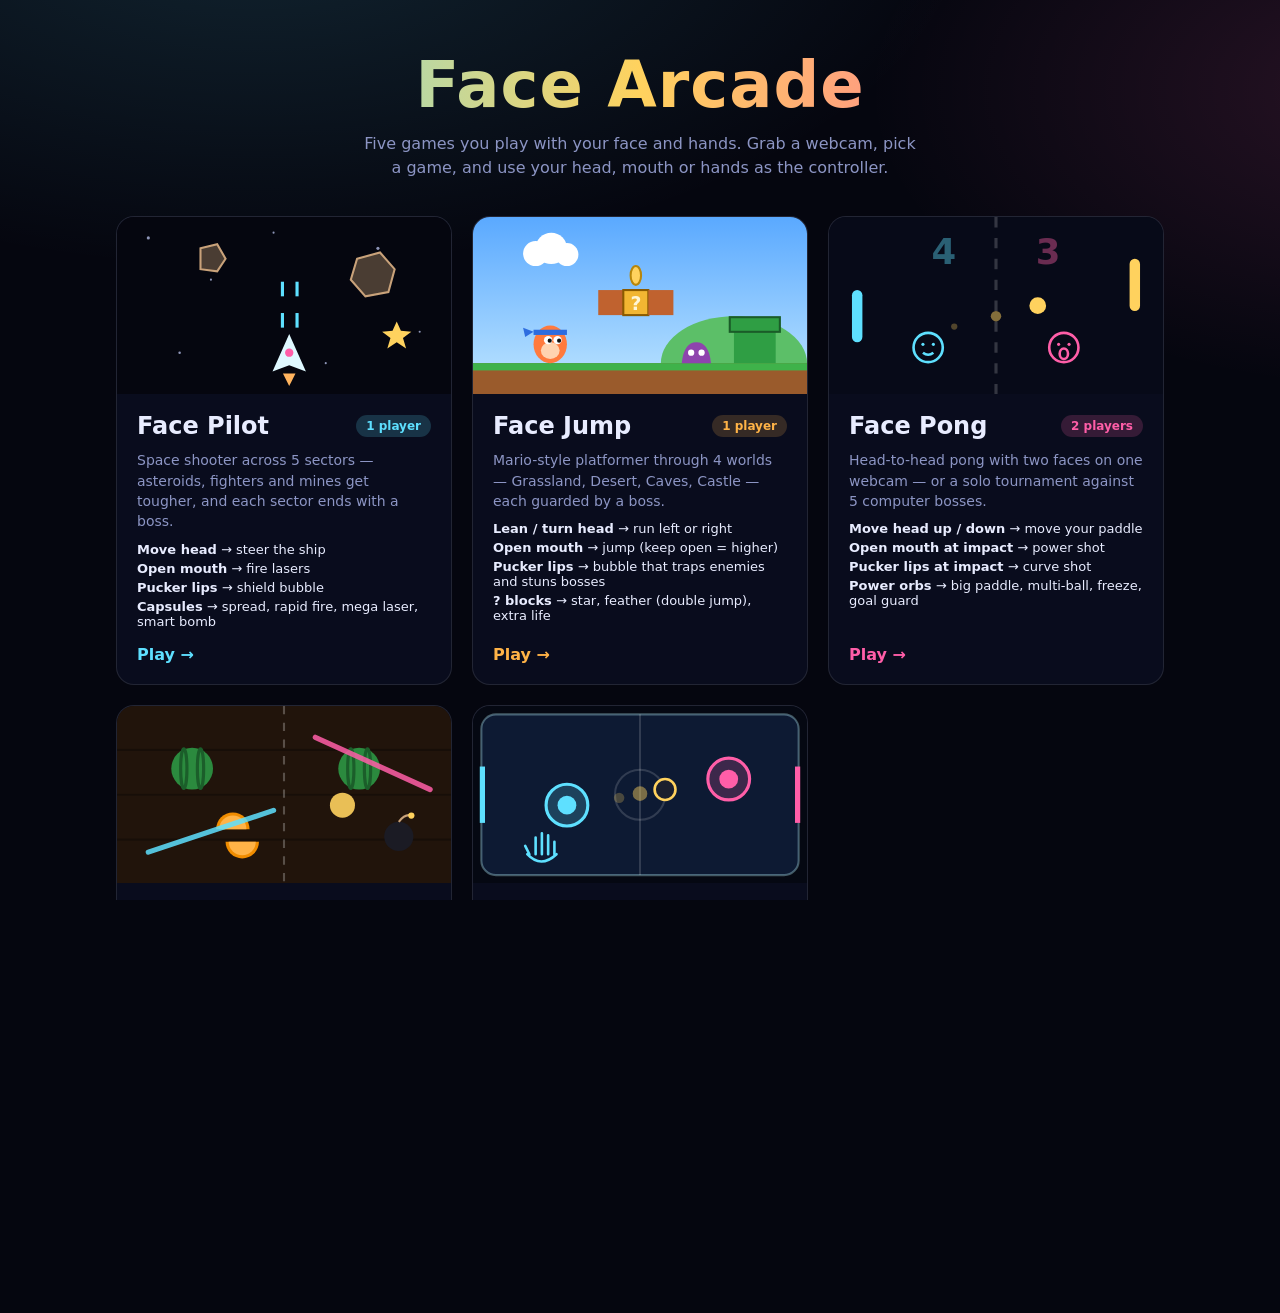
<file: index.html>
<!doctype html>
<html lang="en">
<head>
<meta charset="utf-8">
<meta name="viewport" content="width=device-width,initial-scale=1">
<title>Face Arcade</title>
<link rel="stylesheet" href="css/common.css">
<style>
  html, body { overflow: auto; }
  body {
    min-height: 100%;
    background:
      radial-gradient(1200px 600px at 20% -10%, rgba(94,224,255,0.14), transparent 60%),
      radial-gradient(900px 500px at 110% 10%, rgba(255,94,168,0.14), transparent 60%),
      var(--bg);
  }
  main { max-width: 1080px; margin: 0 auto; padding: 48px 16px 40px; }
  header { text-align: center; margin-bottom: 36px; }
  header h1 { margin: 0; font-size: clamp(40px, 7vw, 64px); letter-spacing: 1px;
    background: linear-gradient(90deg, var(--accent), var(--gold), var(--accent-2));
    -webkit-background-clip: text; background-clip: text; color: transparent; }
  header p { color: var(--muted); margin: 10px auto 0; max-width: 560px; line-height: 1.5; }

  .games { display: grid; grid-template-columns: repeat(auto-fit, minmax(280px, 1fr)); gap: 20px; }
  .game { display: flex; flex-direction: column; text-decoration: none; color: var(--text);
    background: var(--panel); border: 1px solid rgba(255,255,255,0.1); border-radius: 18px; overflow: hidden;
    transition: transform 0.15s, border-color 0.15s, box-shadow 0.15s; }
  .game:hover, .game:focus-visible { transform: translateY(-4px); border-color: var(--c);
    box-shadow: 0 16px 40px rgba(0,0,0,0.5), 0 0 0 1px var(--c); outline: none; }
  .game svg { display: block; width: 100%; height: auto; }
  .body { padding: 18px 20px 20px; display: flex; flex-direction: column; gap: 10px; flex: 1; }
  .title { display: flex; align-items: center; justify-content: space-between; gap: 10px; }
  .title h2 { margin: 0; font-size: 24px; }
  .badge { font-size: 12px; font-weight: 700; padding: 4px 10px; border-radius: 999px;
    background: color-mix(in srgb, var(--c) 18%, transparent); color: var(--c); white-space: nowrap; }
  .desc { color: var(--muted); margin: 0; line-height: 1.45; font-size: 14px; }
  .controls { list-style: none; padding: 0; margin: 0; font-size: 13px; display: grid; gap: 4px; }
  .controls b { color: var(--text); }
  .play { margin-top: auto; padding-top: 6px; font-weight: 700; color: var(--c); }

  .tips { margin-top: 32px; color: var(--muted); font-size: 13px; line-height: 1.7; text-align: center; }
</style>
</head>
<body>
<main>
  <header>
    <h1>Face Arcade</h1>
    <p>Five games you play with your face and hands. Grab a webcam, pick a game, and use your head, mouth or hands as the controller.</p>
  </header>

  <section class="games">
    <a class="game" href="space.html" style="--c: #5ee0ff">
      <svg viewBox="0 0 320 170" aria-hidden="true">
        <rect width="320" height="170" fill="#05060f"/>
        <g fill="#c8d2ff" opacity="0.7"><circle cx="30" cy="20" r="1.5"/><circle cx="90" cy="60" r="1"/><circle cx="250" cy="30" r="1.5"/><circle cx="290" cy="110" r="1"/><circle cx="60" cy="130" r="1.2"/><circle cx="200" cy="140" r="1"/><circle cx="150" cy="15" r="1"/></g>
        <polygon points="230,40 252,34 266,50 260,72 238,76 224,60" fill="#4a3d33" stroke="#c9a27a" stroke-width="2"/>
        <polygon points="80,30 96,26 104,40 96,52 80,50" fill="#4a3d33" stroke="#c9a27a" stroke-width="2"/>
        <path d="M268 100 l4 9 10 1 -8 6 3 10 -9 -6 -9 6 3 -10 -8 -6 10 -1z" fill="#ffd25e"/>
        <rect x="157" y="62" width="3" height="14" fill="#5ee0ff"/><rect x="171" y="62" width="3" height="14" fill="#5ee0ff"/>
        <rect x="157" y="92" width="3" height="14" fill="#5ee0ff"/><rect x="171" y="92" width="3" height="14" fill="#5ee0ff"/>
        <polygon points="165,112 181,148 165,142 149,148" fill="#dff8ff"/>
        <circle cx="165" cy="130" r="4" fill="#ff5ea8"/>
        <polygon points="159,150 165,162 171,150" fill="#ffb35e"/>
      </svg>
      <div class="body">
        <div class="title"><h2>Face Pilot</h2><span class="badge">1 player</span></div>
        <p class="desc">Space shooter across 5 sectors — asteroids, fighters and mines get tougher, and each sector ends with a boss.</p>
        <ul class="controls">
          <li><b>Move head</b> → steer the ship</li>
          <li><b>Open mouth</b> → fire lasers</li>
          <li><b>Pucker lips</b> → shield bubble</li>
          <li><b>Capsules</b> → spread, rapid fire, mega laser, smart bomb</li>
        </ul>
        <span class="play">Play →</span>
      </div>
    </a>

    <a class="game" href="jump.html" style="--c: #ffb347">
      <svg viewBox="0 0 320 170" aria-hidden="true">
        <defs><linearGradient id="sky" x1="0" y1="0" x2="0" y2="1"><stop offset="0" stop-color="#5aa9ff"/><stop offset="1" stop-color="#bfe6ff"/></linearGradient></defs>
        <rect width="320" height="170" fill="url(#sky)"/>
        <g fill="#fff"><circle cx="60" cy="35" r="12"/><circle cx="75" cy="30" r="15"/><circle cx="90" cy="36" r="11"/></g>
        <ellipse cx="250" cy="140" rx="70" ry="45" fill="#5cbf68"/>
        <rect y="140" width="320" height="30" fill="#9a5b2c"/><rect y="140" width="320" height="7" fill="#3fb24a"/>
        <rect x="120" y="70" width="24" height="24" fill="#c0622f"/><rect x="144" y="70" width="24" height="24" fill="#f2b632" stroke="#8a5a00" stroke-width="2"/><rect x="168" y="70" width="24" height="24" fill="#c0622f"/>
        <text x="156" y="89" text-anchor="middle" font-family="system-ui" font-weight="700" font-size="18" fill="#fff6d6">?</text>
        <ellipse cx="156" cy="56" rx="5" ry="9" fill="#ffd25e" stroke="#b8860b" stroke-width="2"/>
        <rect x="250" y="100" width="40" height="40" fill="#2f9e44"/><rect x="246" y="96" width="48" height="14" fill="#2f9e44" stroke="#1a5c28" stroke-width="2"/>
        <path d="M200 140 q2 -20 14 -20 q12 0 14 20z" fill="#8e44ad"/><circle cx="209" cy="130" r="3" fill="#fff"/><circle cx="219" cy="130" r="3" fill="#fff"/>
        <g transform="translate(60 100)">
          <ellipse cx="14" cy="22" rx="16" ry="18" fill="#ff7a3d"/><ellipse cx="14" cy="28" rx="9" ry="8" fill="#ffd3b0"/>
          <rect x="-2" y="8" width="32" height="5" fill="#2d6cdf"/><path d="M-2 10 l-10 -4 2 9z" fill="#2d6cdf"/>
          <circle cx="12" cy="18" r="4" fill="#fff"/><circle cx="21" cy="18" r="4" fill="#fff"/><circle cx="13.5" cy="18.5" r="2" fill="#111"/><circle cx="22.5" cy="18.5" r="2" fill="#111"/>
        </g>
      </svg>
      <div class="body">
        <div class="title"><h2>Face Jump</h2><span class="badge">1 player</span></div>
        <p class="desc">Mario-style platformer through 4 worlds — Grassland, Desert, Caves, Castle — each guarded by a boss.</p>
        <ul class="controls">
          <li><b>Lean / turn head</b> → run left or right</li>
          <li><b>Open mouth</b> → jump (keep open = higher)</li>
          <li><b>Pucker lips</b> → bubble that traps enemies and stuns bosses</li>
          <li><b>? blocks</b> → star, feather (double jump), extra life</li>
        </ul>
        <span class="play">Play →</span>
      </div>
    </a>

    <a class="game" href="pong.html" style="--c: #ff5ea8">
      <svg viewBox="0 0 320 170" aria-hidden="true">
        <rect width="320" height="170" fill="#070a18"/>
        <line x1="160" y1="0" x2="160" y2="170" stroke="rgba(255,255,255,0.18)" stroke-width="3" stroke-dasharray="10 10"/>
        <text x="110" y="45" text-anchor="middle" font-family="system-ui" font-weight="700" font-size="34" fill="rgba(94,224,255,0.4)">4</text>
        <text x="210" y="45" text-anchor="middle" font-family="system-ui" font-weight="700" font-size="34" fill="rgba(255,94,168,0.4)">3</text>
        <rect x="22" y="70" width="10" height="50" rx="5" fill="#5ee0ff"/>
        <rect x="288" y="40" width="10" height="50" rx="5" fill="#ffd25e"/>
        <circle cx="120" cy="105" r="3" fill="#ffd25e" opacity="0.3"/><circle cx="160" cy="95" r="5" fill="#ffd25e" opacity="0.5"/>
        <circle cx="200" cy="85" r="8" fill="#ffd25e"/>
        <g transform="translate(95 125)" fill="none" stroke-width="2.5"><circle cx="0" cy="0" r="14" stroke="#5ee0ff"/><circle cx="-5" cy="-3" r="1.5" fill="#5ee0ff"/><circle cx="5" cy="-3" r="1.5" fill="#5ee0ff"/><path d="M-5 5 q5 4 10 0" stroke="#5ee0ff"/></g>
        <g transform="translate(225 125)" fill="none" stroke-width="2.5"><circle cx="0" cy="0" r="14" stroke="#ff5ea8"/><circle cx="-5" cy="-3" r="1.5" fill="#ff5ea8"/><circle cx="5" cy="-3" r="1.5" fill="#ff5ea8"/><ellipse cx="0" cy="6" rx="4" ry="5" stroke="#ff5ea8"/></g>
      </svg>
      <div class="body">
        <div class="title"><h2>Face Pong</h2><span class="badge">2 players</span></div>
        <p class="desc">Head-to-head pong with two faces on one webcam — or a solo tournament against 5 computer bosses.</p>
        <ul class="controls">
          <li><b>Move head up / down</b> → move your paddle</li>
          <li><b>Open mouth at impact</b> → power shot</li>
          <li><b>Pucker lips at impact</b> → curve shot</li>
          <li><b>Power orbs</b> → big paddle, multi-ball, freeze, goal guard</li>
        </ul>
        <span class="play">Play →</span>
      </div>
    </a>

    <a class="game" href="ninja.html" style="--c: #ffd25e">
      <svg viewBox="0 0 320 170" aria-hidden="true">
        <rect width="320" height="170" fill="#21140b"/>
        <g stroke="rgba(0,0,0,0.3)" stroke-width="2"><line x1="0" y1="42" x2="320" y2="42"/><line x1="0" y1="85" x2="320" y2="85"/><line x1="0" y1="128" x2="320" y2="128"/></g>
        <line x1="160" y1="0" x2="160" y2="170" stroke="rgba(255,255,255,0.25)" stroke-width="2" stroke-dasharray="8 8"/>
        <circle cx="72" cy="60" r="20" fill="#2b8a3e"/><g stroke="#1b5e2a" stroke-width="3" fill="none"><ellipse cx="64" cy="60" rx="3" ry="19"/><ellipse cx="80" cy="60" rx="3" ry="19"/></g>
        <circle cx="232" cy="60" r="20" fill="#2b8a3e"/><g stroke="#1b5e2a" stroke-width="3" fill="none"><ellipse cx="224" cy="60" rx="3" ry="19"/><ellipse cx="240" cy="60" rx="3" ry="19"/></g>
        <path d="M95 118 a16 16 0 0 1 32 0z" fill="#f08c00"/><path d="M98 118 a13 13 0 0 1 26 0z" fill="#ffb347"/>
        <path d="M104 130 a16 16 0 0 0 32 0z" fill="#f08c00"/><path d="M107 130 a13 13 0 0 0 26 0z" fill="#ffb347"/>
        <circle cx="270" cy="125" r="14" fill="#1b1b24"/><path d="M270 111 q6 -8 12 -6" stroke="#c9a27a" stroke-width="2" fill="none"/><circle cx="282" cy="105" r="3" fill="#ffd25e"/>
        <path d="M30 140 L150 100" stroke="#5ee0ff" stroke-width="5" stroke-linecap="round" opacity="0.85"/>
        <path d="M190 30 L300 80" stroke="#ff5ea8" stroke-width="5" stroke-linecap="round" opacity="0.85"/>
        <circle cx="216" cy="95" r="12" fill="#ffd25e" opacity="0.9"/>
      </svg>
      <div class="body">
        <div class="title"><h2>Hand Ninja</h2><span class="badge">2 players</span></div>
        <p class="desc">Fruit-slicing duel across 5 stages that get faster and harder — each ends with a giant fruit boss. Both players get the same fruit and bosses.</p>
        <ul class="controls">
          <li><b>Index finger</b> → your blade (slices everything it sweeps through)</li>
          <li><b>Slash the boss</b> again and again before it escapes</li>
          <li><b>Slice power orbs</b> → freeze, mega blade, ×2 points, fruit frenzy</li>
        </ul>
        <span class="play">Play →</span>
      </div>
    </a>

    <a class="game" href="hockey.html" style="--c: #b8f2ff">
      <svg viewBox="0 0 320 170" aria-hidden="true">
        <rect width="320" height="170" fill="#050812"/>
        <rect x="8" y="8" width="304" height="154" rx="14" fill="#0d1a33" stroke="rgba(184,242,255,0.35)" stroke-width="2"/>
        <line x1="160" y1="8" x2="160" y2="162" stroke="rgba(255,255,255,0.15)" stroke-width="2"/>
        <circle cx="160" cy="85" r="24" fill="none" stroke="rgba(255,255,255,0.15)" stroke-width="2"/>
        <line x1="9" y1="58" x2="9" y2="112" stroke="#5ee0ff" stroke-width="5"/><line x1="311" y1="58" x2="311" y2="112" stroke="#ff5ea8" stroke-width="5"/>
        <circle cx="90" cy="95" r="20" fill="rgba(94,224,255,0.2)" stroke="#5ee0ff" stroke-width="3"/><circle cx="90" cy="95" r="9" fill="#5ee0ff"/>
        <circle cx="245" cy="70" r="20" fill="rgba(255,94,168,0.2)" stroke="#ff5ea8" stroke-width="3"/><circle cx="245" cy="70" r="9" fill="#ff5ea8"/>
        <circle cx="140" cy="88" r="5" fill="#ffd25e" opacity="0.25"/><circle cx="160" cy="84" r="7" fill="#ffd25e" opacity="0.45"/>
        <circle cx="184" cy="80" r="10" fill="#1b1f2e" stroke="#ffd25e" stroke-width="2.5"/>
        <g transform="translate(60 120)" fill="none" stroke="#5ee0ff" stroke-width="2.5" stroke-linecap="round"><path d="M0 22 v-16 M6 22 v-20 M12 22 v-18 M18 22 v-12 M-6 22 l-4 -8"/><path d="M-8 22 q13 14 28 0"/></g>
      </svg>
      <div class="body">
        <div class="title"><h2>Hand Hockey</h2><span class="badge">2 players</span></div>
        <p class="desc">Air hockey where your hand is the mallet — head-to-head on one webcam, or a solo tournament against 5 bosses.</p>
        <ul class="controls">
          <li><b>Move your hand</b> → move your mallet</li>
          <li><b>Swing into the puck</b> → harder shot</li>
          <li><b>Power orbs</b> → big mallet, multi-puck, freeze, goal guard</li>
        </ul>
        <span class="play">Play →</span>
      </div>
    </a>
  </section>

  <p class="tips">
    Works best in Chrome or Edge with good lighting. Every game also has a keyboard or mouse mode.<br>
    Face and hand tracking run entirely in your browser — no video is uploaded.
  </p>
</main>
</body>
</html>
</file>
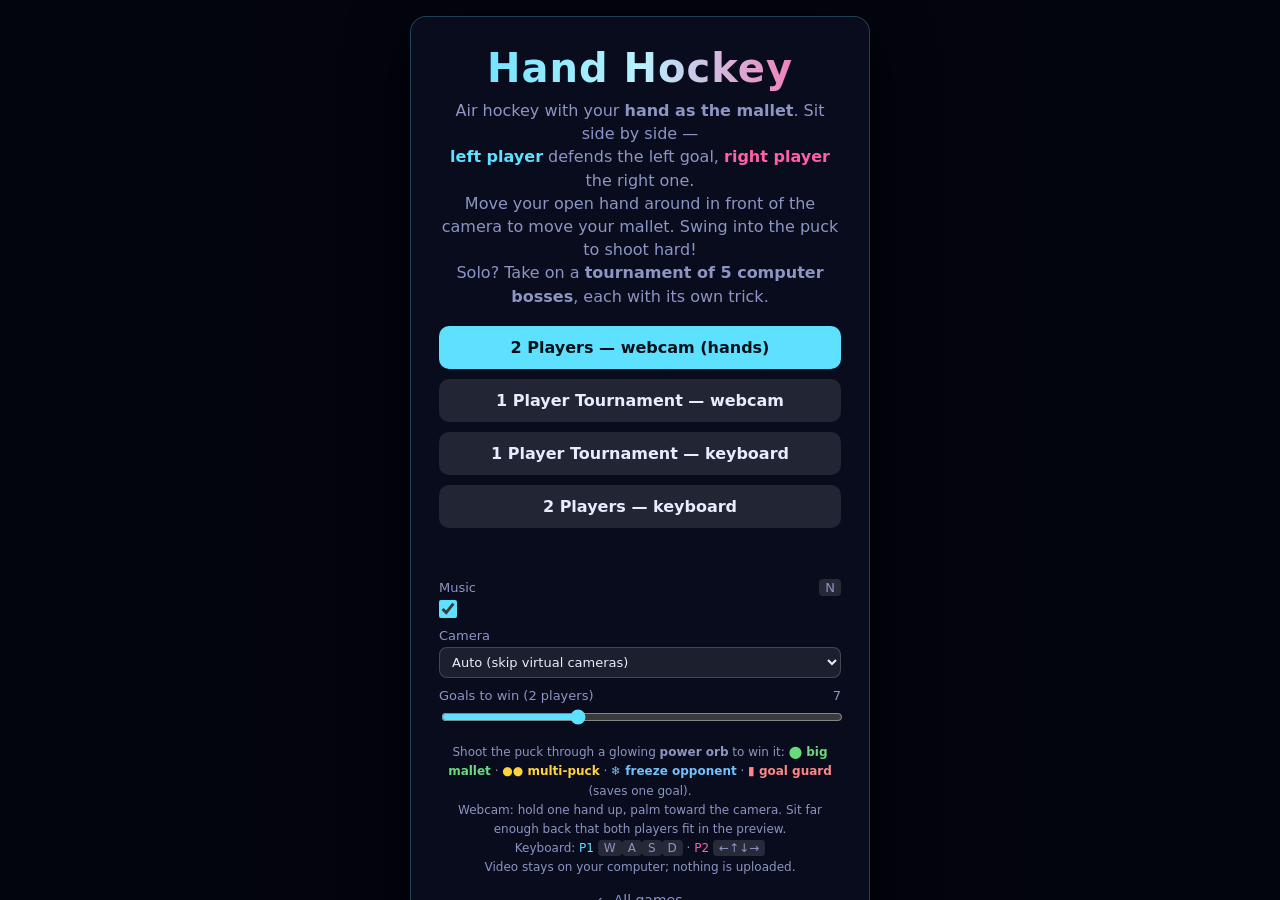
<file: hockey.html>
<!doctype html>
<html lang="en">
<head>
<meta charset="utf-8">
<meta name="viewport" content="width=device-width,initial-scale=1">
<title>Hand Hockey</title>
<link rel="stylesheet" href="css/common.css">
<style>
  #hud { justify-content: center; }
  #hud .small { text-align: center; }
  #cam-panel { left: 50%; right: auto; transform: translateX(-50%); width: 200px; opacity: 0.9; }
  .card h1 { background: linear-gradient(90deg, #5ee0ff, #b8f2ff, #ff5ea8); -webkit-background-clip: text; background-clip: text; }
  .p1 { color: #5ee0ff; } .p2 { color: #ff5ea8; }
  @media (max-width: 600px) { #cam-panel { width: 130px; } }
</style>
</head>
<body>
<canvas id="game"></canvas>

<div id="hud" class="hidden">
  <div class="small" id="hud-help"></div>
</div>

<div id="cam-panel" class="hidden">
  <div id="cam-wrap">
    <video id="cam" playsinline muted></video>
    <canvas id="cam-overlay"></canvas>
  </div>
  <div class="cam-label"><span id="cam-name"></span></div>
</div>

<div id="menu" class="screen">
  <div class="card">
    <h1>Hand Hockey</h1>
    <p>Air hockey with your <b>hand as the mallet</b>. Sit side by side —<br>
      <b class="p1">left player</b> defends the left goal, <b class="p2">right player</b> the right one.<br>
      Move your open hand around in front of the camera to move your mallet. Swing into the puck to shoot hard!<br>
      Solo? Take on a <b>tournament of 5 computer bosses</b>, each with its own trick.</p>
    <div class="btns">
      <button id="btn-hands2">2 Players — webcam (hands)</button>
      <button id="btn-cpu" class="secondary">1 Player Tournament — webcam</button>
      <button id="btn-cpu-keys" class="secondary">1 Player Tournament — keyboard</button>
      <button id="btn-keys" class="secondary">2 Players — keyboard</button>
    </div>
    <div id="status"></div>
    <div class="settings">
      <label>Music <kbd>N</kbd>
        <input id="music-toggle" type="checkbox" checked></label>
      <label>Camera
        <select id="cam-select"><option value="auto">Auto (skip virtual cameras)</option></select></label>
      <label>Goals to win (2 players) <span id="win-val">7</span>
        <input id="win" type="range" min="3" max="15" step="1" value="7"></label>
    </div>
    <div class="help">
      Shoot the puck through a glowing <b>power orb</b> to win it: <b style="color:#69db7c">⬤ big mallet</b> · <b style="color:#ffd43b">●● multi-puck</b> ·
      <b style="color:#74c0fc">❄ freeze opponent</b> · <b style="color:#ff8787">▮ goal guard</b> (saves one goal).<br>
      Webcam: hold one hand up, palm toward the camera. Sit far enough back that both players fit in the preview.<br>
      Keyboard: <span class="p1">P1</span> <kbd>W</kbd><kbd>A</kbd><kbd>S</kbd><kbd>D</kbd> · <span class="p2">P2</span> <kbd>←↑↓→</kbd><br>
      Video stays on your computer; nothing is uploaded.
    </div>
    <a class="back" href="index.html">← All games</a>
  </div>
</div>

<div id="gameover" class="screen hidden">
  <div class="card">
    <h2 id="end-title">Player 1 wins!</h2>
    <p id="end-text"></p>
    <div class="btns">
      <button id="btn-again">Rematch</button>
      <button id="btn-menu" class="secondary">Menu</button>
    </div>
  </div>
</div>

<script type="module">
import { $, clamp, dist2, fitCanvas, drawBanner, audio, sfx, unlockAudio, trackKeys, cameraErrorMessage } from "./js/util.js";
import { bindCameraSelect, syncOverlay } from "./js/face.js";
import { HandTracker, makeHand, splitBySide, mapToRect, drawHands } from "./js/hands.js";
import { Music, SONGS, bindMusicToggle, setMusicEnabled, musicPrefs } from "./js/music.js";

const view = fitCanvas($("game"));
const ctx = view.ctx;
const COLORS = ["#5ee0ff", "#ff5ea8"];

// ---------- Settings ----------
const CFG = {
  winScore: 7, lostGrace: 0.6,
  restitution: 0.92, // bounciness of mallet hits
  friction: 0.35,    // puck slow-down per second (exponential)
  tourScore: 5,      // goals per tournament match
  maxPucks: 3,
};
// Tournament bosses, in order. speed = mallet speed (table heights/s), size = mallet size, goal = its own goal size.
const OPPONENTS = [
  { name: "Rookie", speed: 0.55, size: 1, color: "#ff5ea8", trick: "Just warming up." },
  { name: "Goalie Giant", speed: 0.45, size: 1.45, color: "#ff9f43", style: "goalie", trick: "A huge mallet that hugs its goal." },
  { name: "Speedster", speed: 1.3, size: 1, color: "#ffd43b", puckSpeed: 1.15, trick: "Lightning fast." },
  { name: "Twin Mallets", speed: 0.7, size: 1, color: "#a9e34b", style: "twin", trick: "One mallet attacks, one guards the goal." },
  { name: "Iron Golem", speed: 1.1, size: 1.45, color: "#e64980", goal: 0.75, trick: "Big, fast — but its goal is smaller. Aim well!" },
];
const POWERS = {
  big: { icon: "⬤", label: "Big mallet", color: "#69db7c", time: 10 },
  multi: { icon: "●●", label: "Multi-puck", color: "#ffd43b" },
  freeze: { icon: "❄", label: "Freeze", color: "#74c0fc", time: 1.6 },
  guard: { icon: "▮", label: "Goal guard", color: "#ff8787" },
};
const POWER_NAMES = Object.keys(POWERS);
$("win").addEventListener("input", (e) => { CFG.winScore = +e.target.value; $("win-val").textContent = CFG.winScore; });

// ---------- Input ----------
const keys = trackKeys((code) => {
  if (code === "KeyP" || code === "Escape") { if (S.running && !S.over) S.paused = !S.paused; }
  if (code === "KeyM") audio.muted = !audio.muted;
  if (code === "KeyN") setMusicEnabled(!musicPrefs.enabled);
  if (code === "KeyQ" && S.running) showMenu();
  if ((code === "Enter" || code === "NumpadEnter") && S.over) $("btn-again").click();
});

// ---------- Hand tracking ----------
const video = $("cam");
const camCtx = $("cam-overlay").getContext("2d");
const tracker = new HandTracker(video, { numHands: 4, cameraSelect: $("cam-select"), onStatus: setStatus });
const music = new Music(SONGS.hockey);
bindMusicToggle($("music-toggle"));
bindCameraSelect($("cam-select")).catch(() => {});
let injectedHands = null; // debug hook: fake hands instead of the camera

const usesCamera = () => S.mode === "hands2" || S.mode === "cpu";
const isTour = () => S.mode === "cpu" || S.mode === "cpuKeys";
const opp = () => OPPONENTS[S.tourIdx];

// Each hand-controlled player follows one hand: on their side of the picture, the one nearest
// the hand they used last frame (so raising a second hand doesn't make the mallet jump).
function updateHands(now, dt) {
  const hands = injectedHands ?? tracker.update(now, dt);
  const perPlayer = S.mode === "hands2" ? splitBySide(hands) : [hands, []];
  const used = [[], []];
  S.players.forEach((p, i) => {
    if (!p.usesHand) return;
    const list = perPlayer[i];
    if (!list.length) { p.lostFor += dt; return; }
    const pick = p.lastPalm ? list.reduce((a, b) => (dist2(b.palm.x, b.palm.y, p.lastPalm.x, p.lastPalm.y) < dist2(a.palm.x, a.palm.y, p.lastPalm.x, p.lastPalm.y) ? b : a)) : list[0];
    p.lastPalm = pick.palm; p.lostFor = 0; used[i] = [pick];
    const r = halfRect(i);
    const cam = S.mode === "hands2" ? (i === 0 ? { x0: 0, x1: 0.5 } : { x0: 0.5, x1: 1 }) : { x0: 0, x1: 1 };
    p.target = mapToRect(pick.palm, r, cam, 0.12);
  });
  drawCamOverlay(perPlayer, used);
}

function drawCamOverlay(perPlayer, used) {
  syncOverlay(camCtx.canvas, video);
  const { width: w, height: h } = camCtx.canvas;
  camCtx.clearRect(0, 0, w, h);
  if (S.mode === "hands2") {
    camCtx.strokeStyle = "rgba(255,255,255,0.35)"; camCtx.setLineDash([8, 8]); camCtx.lineWidth = 2;
    camCtx.beginPath(); camCtx.moveTo(w / 2, 0); camCtx.lineTo(w / 2, h); camCtx.stroke();
    camCtx.setLineDash([]);
  }
  perPlayer.forEach((hands, i) => {
    drawHands(camCtx, hands.filter((hd) => !used[i].includes(hd)), "rgba(255,255,255,0.35)");
    drawHands(camCtx, used[i], COLORS[i] + "dd");
  });
  $("cam-name").textContent = tracker.cameraLabel;
}

// ---------- Game state ----------
const newPlayer = (usesHand, cpu = false) => ({
  usesHand, cpu, score: 0, x: 0, y: 0, vx: 0, vy: 0, target: null, lastPalm: null, lostFor: 0, flash: 0,
  bigT: 0, frozen: 0, guard: false, twin: null,
});
const S = {
  mode: null, running: false, paused: false, over: false, waiting: "",
  players: [], pucks: [], tourIdx: 0, orb: null, orbTimer: 6,
  serveTimer: 0, message: "", particles: [], goalFlash: [0, 0], cpuAim: 0, texts: [],
};
// Handy for debugging in the console; step(dt) advances the game without waiting for animation frames.
window.handHockey = {
  S, music, tracker, CFG, keys, makeHand, OPPONENTS, POWERS, start: (mode, tourIdx = 0) => startGame(mode, tourIdx),
  give: (i, kind) => givePower(i, kind), setHands: (hands) => { injectedHands = hands; }, rink: () => rink(), malletR: (i) => malletR(i),
  goalH: (i) => goalH(i, rink()),
  step: (dt = 1 / 60) => { if (S.running && usesCamera()) updateHands(performance.now(), dt); update(dt); },
};

// Table geometry (recomputed from the window size so resizing mid-game works).
function rink() {
  const { W, H } = view, side = Math.max(14, Math.min(W, H) * 0.03), top = 50;
  const r = { x: side, y: top, w: W - side * 2, h: H - top - side };
  const puckR = clamp(Math.min(r.w, r.h) * 0.04, 13, 30);
  const speedUp = isTour() ? opp().puckSpeed || 1 : 1;
  return { ...r, mid: r.x + r.w / 2, goalH: r.h * 0.36, puckR, malletR: puckR * 1.8, maxSpeed: r.w * 1.7 * speedUp };
}
const halfRect = (i) => { const r = rink(); return { x: i === 0 ? r.x : r.mid, y: r.y, w: r.w / 2, h: r.h }; };
const goalH = (i, R) => R.goalH * (i === 1 && isTour() ? opp().goal || 1 : 1);
const inGoalMouth = (y, R, i) => Math.abs(y - (R.y + R.h / 2)) < goalH(i, R) / 2;
// Mallet size: big-mallet power, and the boss's own size.
const malletR = (i) => { const p = S.players[i]; return rink().malletR * (p.bigT > 0 ? 1.5 : 1) * (p.cpu && isTour() ? opp().size : 1); };

function startGame(mode, tourIdx = 0) {
  S.mode = mode;
  S.tourIdx = tourIdx;
  S.players = [newPlayer(mode === "hands2" || mode === "cpu"), newPlayer(mode === "hands2", isTour())];
  const R = rink();
  S.players.forEach((p, i) => { p.x = i === 0 ? R.x + R.w * 0.12 : R.x + R.w * 0.88; p.y = R.y + R.h / 2; });
  if (isTour() && opp().style === "twin") S.players[1].twin = { x: R.x + R.w * 0.93, y: R.y + R.h / 2, vx: 0, vy: 0 };
  Object.assign(S, { running: true, paused: false, over: false, particles: [], texts: [], message: "", goalFlash: [0, 0], orb: null, orbTimer: 6 });
  serve(-1);
  if (isTour()) { S.message = `Match ${tourIdx + 1}/${OPPONENTS.length} — vs ${opp().name}: ${opp().trick}`; S.serveTimer = 3; }
  keys.clear();
  music.restart();
  unlockAudio();
  $("menu").classList.add("hidden");
  $("gameover").classList.add("hidden");
  $("hud").classList.remove("hidden");
  $("cam-panel").classList.toggle("hidden", !usesCamera());
  const common = `<kbd>P</kbd> pause · <kbd>M</kbd> mute · <kbd>N</kbd> music · <kbd>Q</kbd> quit`;
  $("hud-help").innerHTML = mode === "keys"
    ? `<span class="p1">P1</span> <kbd>W</kbd><kbd>A</kbd><kbd>S</kbd><kbd>D</kbd> &nbsp;|&nbsp; <span class="p2">P2</span> <kbd>←↑↓→</kbd> &nbsp;|&nbsp; ${common}`
    : mode === "cpuKeys" ? `<span class="p1">You</span> <kbd>W</kbd><kbd>A</kbd><kbd>S</kbd><kbd>D</kbd> &nbsp;|&nbsp; ${common}`
    : `Move your hand = move your mallet · swing into the puck to shoot · ${common}`;
}

// Puts a single puck on a side: -1 = centre (kick-off), 0 / 1 = in that player's half (they conceded).
function serve(side) {
  const R = rink();
  S.pucks = [{ x: side < 0 ? R.mid : side === 0 ? R.x + R.w * 0.3 : R.x + R.w * 0.7, y: R.y + R.h / 2, vx: 0, vy: 0, trail: [], lastHit: -1 }];
  S.serveTimer = 1.2;
}

function playerName(i) {
  if (isTour()) return i === 0 ? "You" : opp().name;
  return `Player ${i + 1}`;
}

const winTarget = () => (isTour() ? CFG.tourScore : CFG.winScore);

function goalFor(i, pk) {
  const p = S.players[i];
  p.score++;
  S.goalFlash[1 - i] = 1;
  sfx("goal");
  burst(pk.x, pk.y, COLORS[i], 40, view.H * 0.6);
  if (p.score >= winTarget()) { matchWon(i); return; }
  S.message = `${playerName(i)} scores!`;
  serve(1 - i); // the player who conceded gets the puck
}

function matchWon(i) {
  const [a, b] = S.players;
  if (isTour() && i === 0 && S.tourIdx + 1 < OPPONENTS.length) {
    const beaten = opp().name;
    startGame(S.mode, S.tourIdx + 1);
    S.message = `You beat ${beaten}! Next — ${opp().name}: ${opp().trick}`;
    S.serveTimer = 3.2;
    sfx("win");
    return;
  }
  S.over = true;
  sfx("win");
  if (isTour()) {
    $("end-title").textContent = i === 0 ? "Tournament champion! 🏆" : `Knocked out by ${opp().name}`;
    $("end-text").innerHTML = i === 0 ? `You beat all ${OPPONENTS.length} bosses.`
      : `Match ${S.tourIdx + 1}/${OPPONENTS.length} · <span class="p1">${a.score}</span> : <span class="p2">${b.score}</span><br>Rematch to retry this boss.`;
    $("btn-again").textContent = i === 0 ? "Play again" : "Rematch";
  } else {
    $("end-title").textContent = `${playerName(i)} wins! 🎉`;
    $("end-text").innerHTML = `<span class="p1">${a.score}</span> : <span class="p2">${b.score}</span>`;
    $("btn-again").textContent = "Rematch";
  }
  $("end-title").className = i === 0 ? "p1" : "p2";
  setTimeout(() => { if (S.over) $("gameover").classList.remove("hidden"); }, 700);
}

function showMenu() {
  S.running = false; S.over = false;
  tracker.stop();
  $("gameover").classList.add("hidden");
  $("hud").classList.add("hidden");
  $("cam-panel").classList.add("hidden");
  $("menu").classList.remove("hidden");
  setStatus("");
}

function burst(x, y, color, n = 14, speed = 220) {
  for (let i = 0; i < n; i++) {
    const a = Math.random() * Math.PI * 2, s = (0.2 + Math.random() * 0.8) * speed;
    S.particles.push({ x, y, vx: Math.cos(a) * s, vy: Math.sin(a) * s, life: 0.3 + Math.random() * 0.4, max: 0.7, color });
  }
}

function floatText(x, y, text, color) {
  const stacked = S.texts.filter((t) => Math.abs(t.x - x) < 1 && t.life > 0.6).length; // don't overlap simultaneous popups
  S.texts.push({ x, y: y + stacked * 26, text, color, life: 1.2 });
}

// ---------- Powers ----------
function givePower(i, kind) {
  const p = S.players[i], pw = POWERS[kind], R = rink();
  if (kind === "big") p.bigT = pw.time;
  else if (kind === "freeze") S.players[1 - i].frozen = pw.time;
  else if (kind === "guard") p.guard = true;
  else if (kind === "multi") {
    const src = S.pucks[0];
    for (const s of [-1, 1]) {
      if (S.pucks.length >= CFG.maxPucks || !src) break;
      S.pucks.push({ x: src.x, y: clamp(src.y + s * R.puckR * 2.5, R.y + R.puckR, R.y + R.h - R.puckR), vx: src.vx * 0.8, vy: s * R.h * 0.4, trail: [], lastHit: i });
    }
  }
  floatText(i === 0 ? R.x + R.w * 0.3 : R.x + R.w * 0.7, R.y + R.h * 0.3, `${pw.icon} ${pw.label}!`, pw.color);
  sfx("shield");
}

// ---------- Update ----------
function waitingReason() {
  if (S.paused) return "Paused — press P";
  if (!usesCamera()) return "";
  const handP = S.players.map((p, i) => ({ p, i })).filter(({ p }) => p.usesHand);
  const lost = handP.filter(({ p }) => p.lostFor > CFG.lostGrace || !p.target);
  if (lost.length === handP.length && tracker.dark) return tracker.lostMessage();
  if (lost.length === 2) return "Both players: hold up a hand ✋ (sit side by side)";
  if (lost.length === 1) {
    const i = lost[0].i;
    return S.mode === "cpu" ? tracker.lostMessage() : `${playerName(i)} (${i === 0 ? "left" : "right"}): hold up a hand ✋`;
  }
  return "";
}

// Where each mallet wants to be this frame.
function malletGoal(p, i, R, dt) {
  const half = halfRect(i), mr = malletR(i);
  if (p.usesHand) return p.target;
  if (p.cpu) {
    // Chase the nearest puck on our side; attack it from behind, otherwise guard the goal.
    const pk = S.pucks.filter((q) => q.x > R.mid - R.puckR).sort((a, b) => b.x - a.x)[0];
    const style = opp().style;
    if (Math.random() < dt * 1.5) S.cpuAim = (Math.random() - 0.5) * mr;
    const guardY = (y) => clamp(y, R.y + R.h / 2 - R.goalH / 2, R.y + R.h / 2 + R.goalH / 2);
    // The goalie only leaves its goal for close pucks — or slow ones, so a puck can never sit dead on its side.
    const deepEnough = !pk || style !== "goalie" || pk.x > R.mid + R.w * 0.22 || Math.hypot(pk.vx, pk.vy) < R.h * 0.3;
    if (pk && deepEnough) {
      // Puck behind the mallet: go round it via the side instead of knocking it into our own goal.
      if (pk.x > p.x - mr * 0.5) return { x: pk.x + mr * 2, y: pk.y + (pk.y < R.y + R.h / 2 ? 1 : -1) * mr * 2.2 };
      // Otherwise aim through the puck so the mallet arrives at full speed and shoots it.
      return { x: pk.x - mr, y: pk.y + S.cpuAim * 0.4 };
    }
    const nearest = S.pucks.slice().sort((a, b) => b.x - a.x)[0];
    // Fall back to guarding (Twin Mallets' attacker waits mid-field: its twin already guards the goal)
    return { x: R.x + R.w - R.w * (style === "goalie" ? 0.07 : style === "twin" ? 0.25 : 0.1), y: guardY(nearest ? nearest.y : R.y + R.h / 2) };
  }
  const k = i === 0 ? ["KeyA", "KeyD", "KeyW", "KeyS"] : ["ArrowLeft", "ArrowRight", "ArrowUp", "ArrowDown"];
  const sp = R.h * 1.3 * dt;
  return {
    x: clamp(p.x + (keys.has(k[1]) - keys.has(k[0])) * sp, half.x, half.x + half.w),
    y: clamp(p.y + (keys.has(k[3]) - keys.has(k[2])) * sp, half.y, half.y + half.h),
  };
}

function update(dt) {
  for (const p of S.particles) { p.x += p.vx * dt; p.y += p.vy * dt; p.vx *= 0.95; p.vy *= 0.95; p.life -= dt; }
  S.particles = S.particles.filter((p) => p.life > 0);
  for (const t of S.texts) { t.y -= 30 * dt; t.life -= dt; }
  S.texts = S.texts.filter((t) => t.life > 0);
  S.goalFlash = S.goalFlash.map((g) => Math.max(0, g - dt * 1.5));

  S.waiting = "";
  if (!S.running || S.over) return;
  S.waiting = waitingReason();
  if (S.waiting) return;

  const R = rink(), pr = R.puckR;

  // Mallets: move toward their goal point (CPU speed-limited), stay inside their own half. Frozen ones stay put.
  const mallets = []; // { m: mallet object, i: owner, from, to }
  S.players.forEach((p, i) => {
    p.flash = Math.max(0, p.flash - dt);
    p.bigT = Math.max(0, p.bigT - dt);
    const mr = malletR(i), half = halfRect(i);
    const keep = (x, y) => ({
      x: i === 0 ? clamp(x, half.x + mr, half.x + half.w - mr * 0.3) : clamp(x, half.x + mr * 0.3, half.x + half.w - mr),
      y: clamp(y, half.y + mr, half.y + half.h - mr),
    });
    let to;
    if (p.frozen > 0) { p.frozen = Math.max(0, p.frozen - dt); to = { x: p.x, y: p.y }; }
    else {
      const g = malletGoal(p, i, R, dt);
      let x = g.x, y = g.y;
      if (p.usesHand) { const k = 1 - Math.exp(-dt * 22); x = p.x + (x - p.x) * k; y = p.y + (y - p.y) * k; }
      if (p.cpu) {
        const maxD = R.h * opp().speed * dt, d = Math.hypot(x - p.x, y - p.y);
        if (d > maxD) { x = p.x + ((x - p.x) / d) * maxD; y = p.y + ((y - p.y) / d) * maxD; }
      }
      to = keep(x, y);
    }
    mallets.push({ m: p, i, r: mr, from: { x: p.x, y: p.y }, to });
    // Twin Mallets: a second, goal-keeping mallet that tracks the nearest puck's height
    if (p.twin) {
      const t = p.twin, near = S.pucks.slice().sort((a, b) => b.x - a.x)[0];
      const ty = near ? clamp(near.y, R.y + R.h / 2 - R.goalH / 2, R.y + R.h / 2 + R.goalH / 2) : R.y + R.h / 2;
      const maxD = R.h * 0.5 * dt, dy = p.frozen > 0 ? 0 : clamp(ty - t.y, -maxD, maxD);
      mallets.push({ m: t, i, r: mr, from: { x: t.x, y: t.y }, to: keep(R.x + R.w * 0.93, t.y + dy) });
    }
  });
  for (const ml of mallets) { ml.m.vx = (ml.to.x - ml.from.x) / dt; ml.m.vy = (ml.to.y - ml.from.y) / dt; }

  if (S.serveTimer > 0) {
    S.serveTimer -= dt;
    if (S.serveTimer <= 0) S.message = "";
    for (const ml of mallets) { ml.m.x = ml.to.x; ml.m.y = ml.to.y; }
    return;
  }

  // Power orb on the table; a puck touching it gives it to whoever hit that puck last
  if (!S.orb && (S.orbTimer -= dt) <= 0) S.orb = { x: R.x + R.w * (0.35 + Math.random() * 0.3), y: R.y + R.h * (0.2 + Math.random() * 0.6), kind: POWER_NAMES[Math.floor(Math.random() * POWER_NAMES.length)], t: 0, r: pr * 1.3 };
  if (S.orb) S.orb.t += dt;

  // Physics in sub-steps so a fast puck or mallet swing can't tunnel through.
  const travel = Math.max(...S.pucks.map((q) => Math.hypot(q.vx, q.vy) * dt), ...mallets.map((ml) => Math.hypot(ml.m.vx, ml.m.vy) * dt));
  const steps = clamp(Math.ceil(travel / (pr * 0.5)), 1, 24), h = dt / steps;
  for (let s = 1; s <= steps; s++) {
    for (const ml of mallets) { ml.m.x = ml.from.x + (ml.to.x - ml.from.x) * (s / steps); ml.m.y = ml.from.y + (ml.to.y - ml.from.y) * (s / steps); }
    for (const pk of S.pucks) {
      pk.x += pk.vx * h; pk.y += pk.vy * h;
      for (const ml of mallets) collide(ml, pk, R);
      if (walls(R, pk)) return; // a goal reset the pucks
    }
  }
  const f = Math.exp(-CFG.friction * dt);
  for (const pk of S.pucks) {
    pk.vx *= f; pk.vy *= f;
    pk.trail.push({ x: pk.x, y: pk.y }); if (pk.trail.length > 10) pk.trail.shift();
    if (S.orb && pk.lastHit >= 0 && dist2(pk.x, pk.y, S.orb.x, S.orb.y) < (S.orb.r + pr) ** 2) {
      burst(S.orb.x, S.orb.y, POWERS[S.orb.kind].color, 24, R.h * 0.4);
      givePower(pk.lastHit, S.orb.kind);
      S.orb = null; S.orbTimer = 7 + Math.random() * 4;
    }
  }
}

// Puck vs one mallet: the mallet is immovable, so the puck bounces off it and picks up its velocity.
function collide(ml, pk, R) {
  const p = ml.m, minD = R.puckR + ml.r;
  const dx = pk.x - p.x, dy = pk.y - p.y, d = Math.hypot(dx, dy);
  if (d >= minD) return;
  const nx = d ? dx / d : 1, ny = d ? dy / d : 0;
  pk.x = p.x + nx * minD; pk.y = p.y + ny * minD;
  pk.lastHit = ml.i;
  const vn = (pk.vx - p.vx) * nx + (pk.vy - p.vy) * ny;
  if (vn >= 0) return;
  pk.vx -= (1 + CFG.restitution) * vn * nx; pk.vy -= (1 + CFG.restitution) * vn * ny;
  const sp = Math.hypot(pk.vx, pk.vy);
  if (sp > R.maxSpeed) { pk.vx *= R.maxSpeed / sp; pk.vy *= R.maxSpeed / sp; }
  if (-vn > R.h * 0.3) {
    S.players[ml.i].flash = 0.2;
    sfx("puck");
    if (-vn > R.h * 1.5) burst(pk.x, pk.y, "#ffd25e", 12, R.h * 0.4);
  }
}

// Rink walls and goals for one puck. Returns true if a goal was scored.
function walls(R, pk) {
  const r = R.puckR;
  if (pk.y < R.y + r) { pk.y = R.y + r; pk.vy = Math.abs(pk.vy); bounceSound(pk); }
  if (pk.y > R.y + R.h - r) { pk.y = R.y + R.h - r; pk.vy = -Math.abs(pk.vy); bounceSound(pk); }
  for (const i of [0, 1]) {
    const wallX = i === 0 ? R.x + r : R.x + R.w - r;
    const past = i === 0 ? pk.x < wallX : pk.x > wallX;
    if (!past) continue;
    const guarded = S.players[i].guard;
    if (inGoalMouth(pk.y, R, i) && !guarded) {
      if (i === 0 ? pk.x < R.x - r : pk.x > R.x + R.w + r) { goalFor(1 - i, pk); return true; }
    } else {
      if (guarded && inGoalMouth(pk.y, R, i)) { S.players[i].guard = false; burst(pk.x, pk.y, POWERS.guard.color, 24, R.h * 0.4); sfx("bounce"); }
      pk.x = wallX; pk.vx = i === 0 ? Math.abs(pk.vx) : -Math.abs(pk.vx); bounceSound(pk);
    }
  }
  return false;
}

function bounceSound(pk) { if (Math.hypot(pk.vx, pk.vy) > view.H * 0.2) sfx("wall"); }

// ---------- Render ----------
function render() {
  const { W, H } = view;
  ctx.fillStyle = "#050812";
  ctx.fillRect(0, 0, W, H);
  if (!S.running) return;
  const R = rink(), cy = R.y + R.h / 2;
  const colorOf = (i) => (i === 1 && isTour() ? opp().color : COLORS[i]);

  // table
  const g = ctx.createLinearGradient(0, R.y, 0, R.y + R.h);
  g.addColorStop(0, "#0d1a33"); g.addColorStop(1, "#0a1226");
  ctx.fillStyle = g;
  roundRect(R.x, R.y, R.w, R.h, 24); ctx.fill();
  ctx.strokeStyle = "rgba(184,242,255,0.35)"; ctx.lineWidth = 4;
  roundRect(R.x, R.y, R.w, R.h, 24); ctx.stroke();
  // centre line + circle, goal creases
  ctx.strokeStyle = "rgba(255,255,255,0.15)"; ctx.lineWidth = 3;
  ctx.beginPath(); ctx.moveTo(R.mid, R.y); ctx.lineTo(R.mid, R.y + R.h); ctx.stroke();
  ctx.beginPath(); ctx.arc(R.mid, cy, R.h * 0.15, 0, Math.PI * 2); ctx.stroke();
  [0, 1].forEach((i) => {
    const gx = i === 0 ? R.x : R.x + R.w, gh = goalH(i, R);
    ctx.strokeStyle = colorOf(i) + "55";
    ctx.beginPath(); ctx.arc(gx, cy, gh * 0.6, i === 0 ? -Math.PI / 2 : Math.PI / 2, i === 0 ? Math.PI / 2 : Math.PI * 1.5); ctx.stroke();
    // goal mouth (a goal guard shows as a solid red bar)
    const guard = S.players[i].guard;
    ctx.shadowColor = guard ? POWERS.guard.color : colorOf(i); ctx.shadowBlur = 20 + S.goalFlash[i] * 40;
    ctx.strokeStyle = guard ? POWERS.guard.color : colorOf(i); ctx.lineWidth = guard ? 14 : 8;
    ctx.beginPath(); ctx.moveTo(gx, cy - gh / 2); ctx.lineTo(gx, cy + gh / 2); ctx.stroke();
    ctx.shadowBlur = 0; ctx.lineWidth = 3;
    if (S.goalFlash[i] > 0) {
      ctx.fillStyle = colorOf(i === 0 ? 1 : 0) + Math.round(S.goalFlash[i] * 60).toString(16).padStart(2, "0");
      ctx.fillRect(i === 0 ? R.x : R.mid, R.y, R.w / 2, R.h);
    }
  });

  // scores, names, active powers
  const scoreSize = Math.round(Math.min(W, H) * 0.1);
  ctx.font = `800 ${scoreSize}px system-ui, sans-serif`;
  ctx.textAlign = "center"; ctx.textBaseline = "top";
  ctx.fillStyle = "rgba(94,224,255,0.3)"; ctx.fillText(S.players[0].score, R.x + R.w * 0.3, R.y + 14);
  ctx.fillStyle = "rgba(255,94,168,0.3)"; ctx.fillText(S.players[1].score, R.x + R.w * 0.7, R.y + 14);
  ctx.font = `600 13px system-ui, sans-serif`;
  S.players.forEach((p, i) => {
    const x = R.x + R.w * (i === 0 ? 0.3 : 0.7);
    ctx.fillStyle = isTour() && i === 1 ? colorOf(1) : "rgba(255,255,255,0.45)";
    ctx.fillText(isTour() && i === 1 ? `Boss ${S.tourIdx + 1}/${OPPONENTS.length}: ${playerName(1)}` : playerName(i), x, R.y + 18 + scoreSize);
    const tags = [p.bigT > 0 && `⬤ ${Math.ceil(p.bigT)}s`, p.frozen > 0 && "❄ frozen", p.guard && "▮ guard"].filter(Boolean).join("  ");
    if (tags) { ctx.fillStyle = "#ffd43b"; ctx.fillText(tags, x, R.y + 36 + scoreSize); }
  });

  if (S.orb) drawOrb(S.orb);

  // pucks: trail + puck
  for (const pk of S.pucks) {
    const fast = Math.hypot(pk.vx, pk.vy) > R.h * 1.2;
    pk.trail.forEach((t, k) => {
      ctx.globalAlpha = (k / pk.trail.length) * 0.3;
      ctx.fillStyle = fast ? "#ffd25e" : "#ffffff";
      ctx.beginPath(); ctx.arc(t.x, t.y, R.puckR * (0.5 + k / pk.trail.length / 2), 0, Math.PI * 2); ctx.fill();
    });
    ctx.globalAlpha = 1;
    ctx.shadowColor = fast ? "#ffd25e" : "#ffffff"; ctx.shadowBlur = fast ? 30 : 14;
    ctx.fillStyle = "#1b1f2e";
    ctx.beginPath(); ctx.arc(pk.x, pk.y, R.puckR, 0, Math.PI * 2); ctx.fill();
    ctx.strokeStyle = fast ? "#ffd25e" : "#e8ecff"; ctx.lineWidth = 3; ctx.stroke();
    ctx.shadowBlur = 0;
  }

  // mallets (grey while frozen)
  S.players.forEach((p, i) => {
    const col = p.frozen > 0 ? "#adb5bd" : colorOf(i), r = malletR(i);
    for (const m of p.twin ? [p, p.twin] : [p]) drawMallet(m.x, m.y, r, col, p.flash);
  });

  for (const p of S.particles) {
    ctx.globalAlpha = clamp(p.life / p.max, 0, 1);
    ctx.fillStyle = p.color;
    ctx.fillRect(p.x - 2, p.y - 2, 4, 4);
  }
  ctx.globalAlpha = 1;
  ctx.font = "700 20px system-ui, sans-serif"; ctx.textBaseline = "middle";
  for (const t of S.texts) { ctx.globalAlpha = clamp(t.life, 0, 1); ctx.fillStyle = t.color; ctx.fillText(t.text, t.x, t.y); }
  ctx.globalAlpha = 1;

  if (S.waiting) drawBanner(ctx, W, H, S.waiting);
  else if (S.serveTimer > 0) drawBanner(ctx, W, H, S.message || `Get ready… ${Math.ceil(S.serveTimer)}`, "#ffffff");
}

function drawMallet(x, y, r, col, flash) {
  ctx.shadowColor = col; ctx.shadowBlur = 16 + flash * 80;
  ctx.fillStyle = col + "33";
  ctx.beginPath(); ctx.arc(x, y, r, 0, Math.PI * 2); ctx.fill();
  ctx.strokeStyle = col; ctx.lineWidth = 4; ctx.stroke();
  ctx.shadowBlur = 0;
  ctx.fillStyle = col;
  ctx.beginPath(); ctx.arc(x, y, r * 0.45, 0, Math.PI * 2); ctx.fill();
  ctx.fillStyle = "rgba(255,255,255,0.5)";
  ctx.beginPath(); ctx.arc(x - r * 0.12, y - r * 0.12, r * 0.15, 0, Math.PI * 2); ctx.fill();
}

function drawOrb(o) {
  const pw = POWERS[o.kind], pulse = 0.5 + 0.5 * Math.sin(o.t * 6);
  ctx.save();
  ctx.translate(o.x, o.y);
  ctx.shadowColor = pw.color; ctx.shadowBlur = 20 + pulse * 20;
  ctx.fillStyle = "rgba(10,14,32,0.8)";
  ctx.beginPath(); ctx.arc(0, 0, o.r, 0, Math.PI * 2); ctx.fill();
  ctx.strokeStyle = pw.color; ctx.lineWidth = 3; ctx.setLineDash([8, 6]); ctx.rotate(o.t);
  ctx.beginPath(); ctx.arc(0, 0, o.r, 0, Math.PI * 2); ctx.stroke(); ctx.setLineDash([]);
  ctx.rotate(-o.t); ctx.shadowBlur = 0;
  ctx.fillStyle = pw.color; ctx.font = `800 ${Math.round(o.r)}px system-ui, sans-serif`; ctx.textAlign = "center"; ctx.textBaseline = "middle";
  ctx.fillText(pw.icon, 0, 1);
  ctx.restore();
}

function roundRect(x, y, w, h, r) {
  ctx.beginPath();
  ctx.moveTo(x + r, y); ctx.arcTo(x + w, y, x + w, y + h, r); ctx.arcTo(x + w, y + h, x, y + h, r);
  ctx.arcTo(x, y + h, x, y, r); ctx.arcTo(x, y, x + w, y, r); ctx.closePath();
}

// ---------- Main loop ----------
let last = performance.now();
function frame(now) {
  const dt = Math.min((now - last) / 1000, 0.05);
  if (dt <= 0) { requestAnimationFrame(frame); return; }
  last = now;
  if (S.running && usesCamera()) updateHands(now, dt);
  music.setPlaying(S.running && !S.over && !S.paused);
  update(dt);
  render();
  requestAnimationFrame(frame);
}
requestAnimationFrame(frame);

// ---------- Menu wiring ----------
function setStatus(msg, isError = false) {
  const el = $("status");
  el.textContent = msg;
  el.classList.toggle("error", isError);
}

const menuBtns = [$("btn-hands2"), $("btn-cpu"), $("btn-cpu-keys"), $("btn-keys")];
async function startWithCamera(mode, tourIdx = 0) {
  menuBtns.forEach((b) => (b.disabled = true));
  unlockAudio();
  try {
    await tracker.start();
    startGame(mode, tourIdx);
  } catch (err) {
    console.error(err);
    setStatus(cameraErrorMessage(err), true);
  } finally {
    menuBtns.forEach((b) => (b.disabled = false));
  }
}
$("btn-hands2").addEventListener("click", () => startWithCamera("hands2"));
$("btn-cpu").addEventListener("click", () => startWithCamera("cpu"));
$("btn-cpu-keys").addEventListener("click", () => { tracker.stop(); startGame("cpuKeys"); });
$("btn-keys").addEventListener("click", () => { tracker.stop(); startGame("keys"); });
// Rematch: a lost tournament match retries the same boss; otherwise start over
$("btn-again").addEventListener("click", () => {
  const champion = isTour() && S.players[0].score >= winTarget();
  startGame(S.mode, isTour() && !champion ? S.tourIdx : 0);
});
$("btn-menu").addEventListener("click", showMenu);
</script>
</body>
</html>
</file>
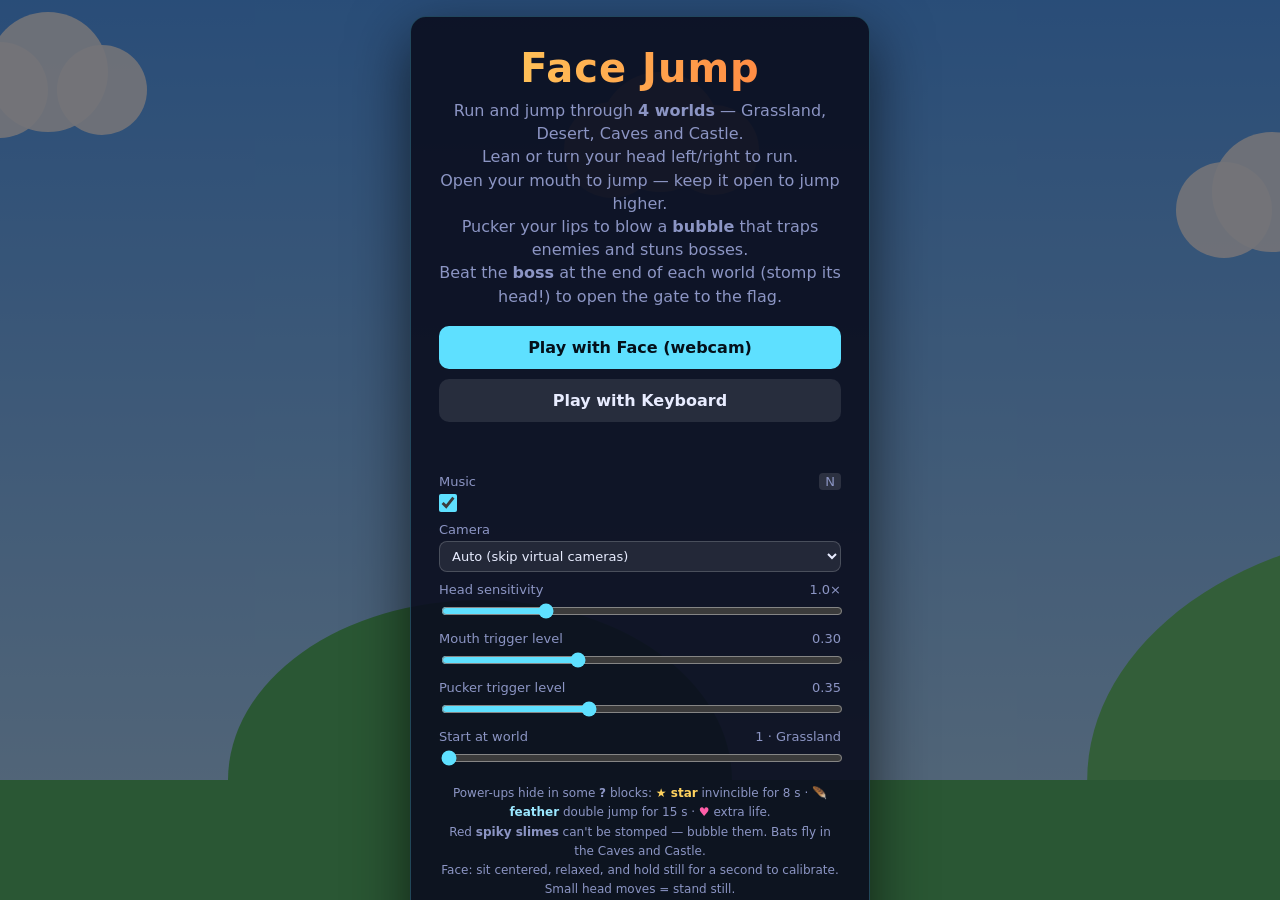
<file: jump.html>
<!doctype html>
<html lang="en">
<head>
<meta charset="utf-8">
<meta name="viewport" content="width=device-width,initial-scale=1">
<title>Face Jump</title>
<link rel="stylesheet" href="css/common.css">
<style>
  #hud { color: #fff; }
  #hud .small { color: #e6f3ff; }
  .card h1 { background: linear-gradient(90deg, #ffd25e, #ff7a3d); -webkit-background-clip: text; background-clip: text; }
</style>
</head>
<body>
<canvas id="game"></canvas>

<div id="hud" class="hidden">
  <div>
    <div class="big">Score <span id="score">0</span> · ◎ <span id="coins">0</span></div>
    <div class="small">World <span id="world">1</span> · Time <span id="time">0</span> · <kbd>C</kbd> recalibrate · <kbd>P</kbd> pause · <kbd>M</kbd> mute · <kbd>N</kbd> music · <kbd>Q</kbd> quit</div>
  </div>
  <div class="right">
    <div id="lives" class="hearts"></div>
    <div class="small" id="power-status"></div>
  </div>
</div>

<div id="cam-panel" class="hidden">
  <div id="cam-wrap">
    <video id="cam" playsinline muted></video>
    <canvas id="cam-overlay"></canvas>
  </div>
  <div class="meter-row">mouth<div class="meter"><div id="mouth-fill" class="meter-fill"></div><div id="mouth-thresh" class="meter-thresh"></div></div></div>
  <div class="meter-row">pucker<div class="meter"><div id="pucker-fill" class="meter-fill"></div><div id="pucker-thresh" class="meter-thresh"></div></div></div>
  <div class="cam-label"><span id="cam-name"></span> · mouth → jump · pucker → bubble</div>
</div>

<div id="menu" class="screen">
  <div class="card">
    <h1>Face Jump</h1>
    <p>Run and jump through <b>4 worlds</b> — Grassland, Desert, Caves and Castle.<br>Lean or turn your head left/right to run.<br>Open your mouth to jump — keep it open to jump higher.<br>Pucker your lips to blow a <b>bubble</b> that traps enemies and stuns bosses.<br>
      Beat the <b>boss</b> at the end of each world (stomp its head!) to open the gate to the flag.</p>
    <div class="btns">
      <button id="btn-face">Play with Face (webcam)</button>
      <button id="btn-keys" class="secondary">Play with Keyboard</button>
    </div>
    <div id="status"></div>
    <div class="settings">
      <label>Music <kbd>N</kbd>
        <input id="music-toggle" type="checkbox" checked></label>
      <label>Camera
        <select id="cam-select"><option value="auto">Auto (skip virtual cameras)</option></select></label>
      <label>Head sensitivity <span id="sens-val">1.0×</span>
        <input id="sens" type="range" min="0.5" max="2.5" step="0.1" value="1"></label>
      <label>Mouth trigger level <span id="jaw-val">0.30</span>
        <input id="jaw" type="range" min="0.1" max="0.7" step="0.05" value="0.3"></label>
      <label>Pucker trigger level <span id="pucker-val">0.35</span>
        <input id="pucker" type="range" min="0.15" max="0.7" step="0.05" value="0.35"></label>
      <label>Start at world <span id="start-val">1 · Grassland</span>
        <input id="start-world" type="range" min="1" max="4" step="1" value="1"></label>
    </div>
    <div class="help">
      Power-ups hide in some <b>?</b> blocks: <b style="color:#ffd25e">★ star</b> invincible for 8 s · <b style="color:#9be7ff">🪶 feather</b> double jump for 15 s · <b style="color:#ff5ea8">♥</b> extra life.<br>
      Red <b>spiky slimes</b> can't be stomped — bubble them. Bats fly in the Caves and Castle.<br>
      Face: sit centered, relaxed, and hold still for a second to calibrate. Small head moves = stand still.<br>
      Keyboard: <kbd>←→</kbd>/<kbd>AD</kbd> run · <kbd>Space</kbd>/<kbd>↑</kbd> jump (hold = higher) · <kbd>X</kbd> bubble<br>
      Video stays on your computer; nothing is uploaded.
    </div>
    <a class="back" href="index.html">← All games</a>
  </div>
</div>

<div id="gameover" class="screen hidden">
  <div class="card">
    <h2 id="end-title">Game Over</h2>
    <p id="end-text"></p>
    <div class="btns">
      <button id="btn-again">Play again</button>
      <button id="btn-menu" class="secondary">Menu</button>
    </div>
  </div>
</div>

<script type="module">
import { $, rand, clamp, loadNum, saveStr, fitCanvas, drawBanner, audio, sfx, unlockAudio, trackKeys, cameraErrorMessage } from "./js/util.js";
import { FaceTracker, Calibrator, bindCameraSelect, drawFaces, syncOverlay, puckerLevel } from "./js/face.js";
import { Music, SONGS, bindMusicToggle, setMusicEnabled, musicPrefs } from "./js/music.js";

const view = fitCanvas($("game"));
const ctx = view.ctx;

// ---------- Settings (physics in tiles and seconds) ----------
const CFG = {
  rangeX: 0.09,        // nose travel (fraction of video width) for full run speed
  deadzone: 0.2,       // fraction of the range that counts as "standing still"
  jawThreshold: 0.3,
  puckerThreshold: 0.35, // lip pucker above resting level that blows a bubble
  trapTime: 4,           // seconds an enemy stays trapped in a bubble
  lives: 3, maxLives: 5,
  startWorld: 1,
  starTime: 8, featherTime: 15, bossStun: 2.2,
};
// Full (held) jump rises ~5 tiles so the brick/? platforms 4 tiles above the ground are easy to land on;
// a quick tap is a ~2.5-tile hop.
const PHYS = {
  gravity: 60, gravityHold: 30, jumpV: 17.5, maxFall: 22,
  maxRun: 8, accelGround: 45, accelAir: 28, decelGround: 40, decelAir: 10,
  coyote: 0.1, jumpBuffer: 0.15,
};
const SOLID = new Set(["#", "B", "?", "U", "P", "S", "G"]);

// Each world: its look, plus the boss waiting in the arena at the end.
const WORLDS = [
  { name: "Grassland", sky: ["#5aa9ff", "#bfe6ff"], hills: ["#6fcf73", "#5cbf68"], dirt: ["#9a5b2c", "#7d4520"], top: ["#3fb24a", "#2e8f38"], clouds: true },
  { name: "Desert", sky: ["#ff9f5a", "#ffe3b3"], hills: ["#e8b46c", "#d9a05b"], dirt: ["#d39b55", "#b07a3c"], top: ["#f2cf86", "#d9b066"], clouds: true },
  { name: "Caves", sky: ["#15102a", "#2e2550"], hills: ["#2b2445", "#231d3a"], dirt: ["#4f4f63", "#3c3c4d"], top: ["#7b7b95", "#62627a"], clouds: false },
  { name: "Castle", sky: ["#2a0b14", "#5a1a1a"], hills: ["#3a1520", "#2d101a"], dirt: ["#4a4a55", "#383842"], top: ["#6c6c78", "#55555f"], clouds: false, lava: true },
];
const BOSSES = [
  { name: "King Slime", hp: 3, w: 2.6, h: 2.2, color: "#8e44ad", move: "hop" },
  { name: "Spike Shell", hp: 3, w: 2.2, h: 1.6, color: "#c0392b", move: "charge", spiky: true },
  { name: "Bat Baron", hp: 4, w: 2.4, h: 1.5, color: "#4b3a6b", move: "swoop" },
  { name: "Lava Golem", hp: 5, w: 2.6, h: 2.6, color: "#d35400", move: "hop", fireballs: true },
];
const POWER_INFO = {
  star: { label: "★ Star", color: "#ffd25e" },
  feather: { label: "🪶 Double jump", color: "#9be7ff" },
  heart: { label: "♥ Extra life", color: "#ff5ea8" },
};

let sensitivity = 1;
$("sens").addEventListener("input", (e) => { sensitivity = +e.target.value; $("sens-val").textContent = sensitivity.toFixed(1) + "×"; });
$("jaw").addEventListener("input", (e) => { CFG.jawThreshold = +e.target.value; $("jaw-val").textContent = CFG.jawThreshold.toFixed(2); });
$("pucker").addEventListener("input", (e) => { CFG.puckerThreshold = +e.target.value; $("pucker-val").textContent = CFG.puckerThreshold.toFixed(2); });
$("start-world").addEventListener("input", (e) => { CFG.startWorld = +e.target.value; $("start-val").textContent = `${CFG.startWorld} · ${WORLDS[CFG.startWorld - 1].name}`; });

// ---------- Levels ----------
// '#' ground, 'B' brick, '?' coin block, 'U' used block, 'P' pipe, 'S' stone, 'G' boss gate, 'o' coin, '.' air.
// Every level ends with: a run-up (checkpoint), a flat boss arena, a gate that opens when the boss falls, the flag.
function makeGrid(LW, LH) {
  const t = Array.from({ length: LH }, () => Array(LW).fill("."));
  const set = (x, y, c) => { if (x >= 0 && x < LW && y >= 0 && y < LH) t[y][x] = c; };
  return {
    t, set,
    ground: (x0, x1) => { for (let x = x0; x <= x1; x++) { set(x, 13, "#"); set(x, 14, "#"); } },
    row: (x0, x1, y, c) => { for (let x = x0; x <= x1; x++) set(x, y, c); },
    pipe: (x, h) => { for (let y = 13 - h; y < 13; y++) { set(x, y, "P"); set(x + 1, y, "P"); } },
    stairsUp: (x, n) => { for (let i = 0; i < n; i++) for (let y = 12 - i; y <= 12; y++) set(x + i, y, "S"); },
    stairsDown: (x, n) => { for (let i = 0; i < n; i++) for (let y = 12 - (n - 1 - i); y <= 12; y++) set(x + i, y, "S"); },
  };
}

// Adds the arena, gate and flag starting at x; returns the finished level.
function finishLevel(g, x, LW, LH, enemies, checkpoints, powers) {
  g.ground(x, LW - 1);
  checkpoints.push(x + 1);
  const arenaX0 = x + 5, gateX = arenaX0 + 22;
  for (let y = 0; y <= 12; y++) g.set(gateX, y, "G");
  return { t: g.t, LW, LH, enemies, checkpoints, powers, arenaX0, gateX, flagX: gateX + 5 };
}

// World 1: the hand-built Grassland level.
function buildGrassland() {
  const LW = 248, LH = 15, g = makeGrid(LW, LH), { set, ground, row, pipe, stairsUp, stairsDown } = g;
  const enemies = [];
  const slimes = (...xs) => xs.forEach((x) => enemies.push({ x, kind: "slime" }));

  ground(0, 44); ground(47, 78); ground(82, 122); ground(125, 152); ground(156, 196);

  // Warm-up: blocks and pipes
  set(10, 9, "?");
  row(14, 18, 9, "B"); set(15, 9, "?"); set(17, 9, "?"); set(16, 5, "?");
  pipe(23, 2); pipe(31, 3); pipe(39, 3);
  row(44, 47, 9, "o");                       // coins over the first pit
  slimes(17, 27, 35);

  // Two-level brick bridge
  row(52, 59, 9, "B"); set(55, 9, "?");
  row(53, 58, 6, "B"); set(56, 6, "?");
  row(53, 58, 5, "o");
  slimes(62, 64, 70);
  row(78, 82, 8, "o");                       // coins over the second pit

  // Middle
  row(88, 90, 9, "?"); set(89, 5, "?");
  slimes(92, 94);
  row(98, 103, 9, "B"); row(99, 102, 8, "o");
  pipe(108, 2); pipe(116, 3);
  slimes(112, 120);

  // Stairs and a brick run
  stairsUp(128, 4); stairsDown(132, 4);      // one solid pyramid (a gap between could trap the player)
  row(140, 144, 9, "B"); set(142, 9, "?"); row(140, 144, 8, "o");
  slimes(139, 143, 146);
  stairsUp(149, 4);                           // jump from the top across the pit (153–155)

  // Final stretch
  row(161, 165, 9, "o");
  pipe(168, 2); pipe(178, 2);
  slimes(172, 175, 182);
  stairsUp(186, 8); stairsDown(194, 3);

  const powers = new Map([["16,5", "feather"], ["56,6", "star"], ["89,5", "heart"], ["142,9", "star"]]);
  return finishLevel(g, 197, LW, LH, enemies, [2, 84, 157], powers);
}

// Small seeded RNG so generated worlds are the same every time you play.
function mulberry32(seed) {
  return () => {
    seed |= 0; seed = (seed + 0x6d2b79f5) | 0;
    let t = Math.imul(seed ^ (seed >>> 15), 1 | seed);
    t = (t + Math.imul(t ^ (t >>> 7), 61 | t)) ^ t;
    return ((t ^ (t >>> 14)) >>> 0) / 4294967296;
  };
}

// Worlds 2–4: built from chunks that are always clearable (pits ≤ 4 wide vs a ~8-tile jump,
// walls ≤ 4–5 high vs a ~5-tile jump). Harder worlds use wider pits, taller pipes and more enemies.
function buildGenerated(world) {
  const r = mulberry32(7919 * (world + 1)), ri = (a, b) => a + Math.floor(r() * (b - a + 1));
  const LH = 15, LW = 300, g = makeGrid(LW, LH), { set, ground, row, pipe, stairsUp, stairsDown } = g;
  const enemies = [], powers = new Map(), checkpoints = [2];
  const pitMax = [0, 3, 4, 4][world], pipeMax = [0, 3, 3, 4][world], foes = [0, 1, 2, 2][world];
  const kinds = world >= 2 ? ["slime", "spiky", "bat", "slime"] : ["slime", "spiky", "slime"];
  const foe = (x) => { const kind = kinds[Math.floor(r() * kinds.length)]; enemies.push({ x, kind, baseY: ri(7, 10) }); };
  const POW = ["star", "feather", "heart", "feather", "star"];
  const end = 220;
  let x = 12, nextCp = end / 3;
  ground(0, 11);
  while (x < end) {
    if (x > nextCp) { checkpoints.push(x + 1); nextCp += end / 3; }
    const type = ["flat", "pit", "pipes", "blocks", "stairs", "pit", "platform"][Math.floor(r() * 7)];
    if (type === "flat") {
      const len = ri(7, 10);
      ground(x, x + len - 1); row(x + 2, x + 4, 10, "o");
      for (let k = 0; k < ri(1, foes + 1); k++) foe(x + ri(3, len - 2));
      x += len;
    } else if (type === "pit") {
      const w = ri(2, pitMax);
      ground(x, x + 2); x += 3;
      row(x, x + w - 1, 9, "o"); x += w;
      ground(x, x + 3); x += 4;
    } else if (type === "pipes") {
      const len = ri(11, 14);
      ground(x, x + len - 1); pipe(x + 2, ri(2, pipeMax)); pipe(x + len - 4, ri(2, pipeMax));
      foe(x + 6);
      x += len;
    } else if (type === "blocks") {
      const len = ri(10, 13), bw = ri(3, 5), bx = x + 3, q = bx + ri(0, bw - 1);
      ground(x, x + len - 1); row(bx, bx + bw - 1, 9, "B"); set(q, 9, "?");
      if (r() < 0.6) powers.set(`${q},9`, POW[Math.floor(r() * POW.length)]);
      if (r() < 0.5) row(bx, bx + bw - 1, 5, "o");
      foe(x + len - 3);
      x += len;
    } else if (type === "stairs") {
      const n = ri(3, world >= 2 ? 5 : 4);
      ground(x, x + 2 * n + 3); stairsUp(x + 2, n); stairsDown(x + 2 + n, n);
      x += 2 * n + 4;
    } else { // floating stone platform between two short pits
      ground(x, x + 2); x += 3;
      row(x + 2, x + 4, 10, "S"); row(x + 2, x + 4, 9, "o");
      x += 7;
      ground(x, x + 3); x += 4;
    }
  }
  return finishLevel(g, x, LW, LH, enemies, checkpoints, powers);
}

const buildWorld = (world) => (world === 0 ? buildGrassland() : buildGenerated(world));

// ---------- Input ----------
const keys = trackKeys((code) => {
  if (code === "KeyC") calib.reset();
  if (code === "KeyP" || code === "Escape") { if (S.running && !S.over) S.paused = !S.paused; }
  if (code === "KeyM") audio.muted = !audio.muted;
  if (code === "KeyN") setMusicEnabled(!musicPrefs.enabled);
  if (code === "KeyQ" && S.running) showMenu();
  if ((code === "Enter" || code === "NumpadEnter") && S.over) startGame(S.mode);
});

// ---------- Face tracking ----------
const video = $("cam");
const camCtx = $("cam-overlay").getContext("2d");
const tracker = new FaceTracker(video, { numFaces: 1, cameraSelect: $("cam-select"), onStatus: setStatus });
const music = new Music(SONGS.jump);
bindMusicToggle($("music-toggle"));
const calib = new Calibrator(15);
const face = { present: false, nose: { x: 0.5, y: 0.5 }, jaw: 0, pucker: 0 };
bindCameraSelect($("cam-select")).catch(() => {});

function updateFace(now, dt) {
  const faces = tracker.update(now, dt);
  face.present = faces.length > 0;
  if (face.present) {
    face.nose = faces[0].nose;
    face.jaw = faces[0].jaw;
    calib.feed(face.nose, faces[0].pucker);
    face.pucker = puckerLevel(faces[0], calib.value);
  } else {
    face.jaw = 0;
    face.pucker = 0;
  }
  drawCamOverlay(faces);
}

// Run input from the head: -1..1 with a dead zone around the neutral pose (mirrored).
function faceRun() {
  const c = calib.value;
  if (!c) return 0;
  const ax = clamp(((c.x - face.nose.x) / CFG.rangeX) * sensitivity, -1, 1);
  const m = Math.abs(ax);
  return m < CFG.deadzone ? 0 : Math.sign(ax) * Math.min(1, (m - CFG.deadzone) / (0.8 - CFG.deadzone));
}

function drawCamOverlay(faces) {
  syncOverlay(camCtx.canvas, video);
  const { width: w, height: h } = camCtx.canvas;
  camCtx.clearRect(0, 0, w, h);
  drawFaces(camCtx, faces);
  const c = calib.value;
  if (c) {
    const cx = c.x * w, r = CFG.rangeX * w / sensitivity, dz = r * CFG.deadzone;
    camCtx.strokeStyle = "#ffd25e"; camCtx.lineWidth = 2;
    camCtx.strokeRect(cx - r, 0.15 * h, 2 * r, 0.7 * h);
    camCtx.setLineDash([6, 6]);
    camCtx.beginPath(); camCtx.moveTo(cx - dz, 0.15 * h); camCtx.lineTo(cx - dz, 0.85 * h);
    camCtx.moveTo(cx + dz, 0.15 * h); camCtx.lineTo(cx + dz, 0.85 * h); camCtx.stroke();
    camCtx.setLineDash([]);
  }
  $("mouth-fill").style.width = clamp(face.jaw / 0.8, 0, 1) * 100 + "%";
  $("mouth-fill").style.background = face.jaw > CFG.jawThreshold ? "#ff5ea8" : "#5ee0ff";
  $("mouth-thresh").style.left = clamp(CFG.jawThreshold / 0.8, 0, 1) * 100 + "%";
  $("pucker-fill").style.width = clamp(face.pucker / 0.8, 0, 1) * 100 + "%";
  $("pucker-fill").style.background = face.pucker > CFG.puckerThreshold ? "#ffd25e" : "#c58bff";
  $("pucker-thresh").style.left = clamp(CFG.puckerThreshold / 0.8, 0, 1) * 100 + "%";
  $("cam-name").textContent = tracker.cameraLabel;
}

// ---------- Game state ----------
const S = {
  mode: null, running: false, paused: false, over: false, won: false, waiting: "",
  world: 0, level: null, P: null, enemies: [], pops: [], particles: [], bumps: new Map(), items: [], fireballs: [], boss: null,
  score: 0, coins: 0, lives: CFG.lives, time: 0, checkpoint: 2, invuln: 0, dying: 0, winTimer: 0, introT: 0,
  jumpBuffer: 0, coyote: 0, prevJump: false, camX: 0, best: loadNum("faceJumpBest"), bubble: null, prevPucker: false,
  starT: 0, featherT: 0, usedDouble: false,
};
// Handy for debugging in the console; step(dt) advances the game without waiting for animation frames.
window.faceJump = {
  S, music, face, calib, tracker, keys, CFG, WORLDS, BOSSES, buildWorld,
  start: (mode = "keys") => startGame(mode), goto: (world) => { S.world = world - 1; loadWorld(); },
  give: (kind) => collectPower(kind), step: (dt = 1 / 60, draw = true) => { update(dt); if (draw) render(performance.now()); },
};

function newPlayer(x) { return { x, y: 13 - 0.95, w: 0.7, h: 0.95, vx: 0, vy: 0, onGround: false, facing: 1 }; }

function makeEnemy(e, world) {
  const speed = 2 + world * 0.4;
  return { x: e.x, y: e.kind === "bat" ? e.baseY : 12.1, w: 0.9, h: e.kind === "bat" ? 0.7 : 0.9, kind: e.kind, baseY: e.baseY ?? 9, t: e.x,
    vx: -speed, vy: 0, active: false, squash: 0, flipped: false, dead: false, trapped: 0, rise: 0 };
}

function makeBoss(world, L) {
  const def = BOSSES[world];
  const x = L.gateX - 3 - def.w;
  return { def, hp: def.hp, w: def.w, h: def.h, x, y: def.move === "swoop" ? 4 : 13 - def.h, homeX: x, vx: 0, vy: 0, t: 0,
    state: "wait", stateT: 1.2, inv: 0, stun: 0, active: false, dead: false, onGround: true, dir: -1 };
}

function startGame(mode) {
  Object.assign(S, {
    mode, running: true, paused: false, over: false, world: CFG.startWorld - 1,
    score: 0, coins: 0, lives: CFG.lives, camX: 0,
  });
  loadWorld();
  keys.clear();
  music.restart();
  unlockAudio();
  if (mode === "face") calib.reset();
  $("menu").classList.add("hidden");
  $("gameover").classList.add("hidden");
  $("hud").classList.remove("hidden");
  $("cam-panel").classList.toggle("hidden", mode !== "face");
  updateHud(true);
}

// Fresh level for the current world; score, coins and lives carry over.
function loadWorld() {
  const level = buildWorld(S.world);
  Object.assign(S, {
    won: false, level, P: newPlayer(level.checkpoints[0]),
    enemies: level.enemies.map((e) => makeEnemy(e, S.world)),
    boss: makeBoss(S.world, level), items: [], fireballs: [], pops: [], particles: [], bumps: new Map(),
    time: 0, checkpoint: level.checkpoints[0], invuln: 1, dying: 0, winTimer: 0, introT: 2.2,
    jumpBuffer: 0, coyote: 0, prevJump: false, bubble: null, prevPucker: false, starT: 0, featherT: 0, usedDouble: false,
  });
  updateHud(true);
}

function endGame(won) {
  S.over = true;
  const final = S.score;
  if (final > S.best) { S.best = final; saveStr("faceJumpBest", final); }
  $("end-title").textContent = won ? "All worlds clear! 🎉" : "Game Over";
  $("end-text").innerHTML = won
    ? `Score <b>${final}</b> · Coins <b>${S.coins}</b><br>Best <b>${S.best}</b>`
    : `Score <b>${final}</b> · Coins <b>${S.coins}</b> · reached World ${S.world + 1} (${WORLDS[S.world].name}) — try again!`;
  setTimeout(() => { if (S.over) $("gameover").classList.remove("hidden"); }, won ? 200 : 600);
}

function showMenu() {
  S.running = false; S.over = false;
  tracker.stop();
  $("gameover").classList.add("hidden");
  $("hud").classList.add("hidden");
  $("cam-panel").classList.add("hidden");
  $("menu").classList.remove("hidden");
  setStatus("");
}

let hudCache = "";
function updateHud(force) {
  const powers = [S.starT > 0 ? `<span style="color:#ffd25e">★ ${Math.ceil(S.starT)}s</span>` : "", S.featherT > 0 ? `<span style="color:#9be7ff">🪶 ${Math.ceil(S.featherT)}s</span>` : ""].filter(Boolean).join(" · ");
  const key = `${S.score}|${S.coins}|${S.lives}|${Math.floor(S.time)}|${S.world}|${powers}`;
  if (!force && key === hudCache) return;
  hudCache = key;
  $("score").textContent = S.score;
  $("coins").textContent = S.coins;
  $("time").textContent = Math.floor(S.time);
  $("world").textContent = `${S.world + 1}/${WORLDS.length}`;
  $("lives").textContent = "♥".repeat(Math.max(0, S.lives));
  $("power-status").innerHTML = powers;
}

// ---------- Physics ----------
const tileAt = (tx, ty) => (ty < 0 || ty >= S.level.LH || tx < 0 || tx >= S.level.LW ? "." : S.level.t[ty][tx]);
const solidAt = (tx, ty) => (tx < 0 || tx >= S.level.LW ? true : ty < 0 || ty >= S.level.LH ? false : SOLID.has(S.level.t[ty][tx]));
const approach = (v, target, step) => (v < target ? Math.min(v + step, target) : Math.max(v - step, target));
const overlaps = (a, b) => a.x < b.x + b.w && a.x + a.w > b.x && a.y < b.y + b.h && a.y + a.h > b.y;

// Moves an entity through the tile map (x then y). Returns true if it hit a wall horizontally.
function moveEntity(e, h, onHeadBump) {
  let hitX = false;
  e.x += e.vx * h;
  if (e.vx !== 0) {
    const tx = e.vx > 0 ? Math.floor(e.x + e.w) : Math.floor(e.x);
    for (let ty = Math.floor(e.y); ty <= Math.floor(e.y + e.h - 1e-4); ty++) {
      if (solidAt(tx, ty)) { e.x = e.vx > 0 ? tx - e.w - 1e-4 : tx + 1 + 1e-4; hitX = true; break; }
    }
  }
  e.y += e.vy * h;
  e.onGround = false;
  const x0 = Math.floor(e.x), x1 = Math.floor(e.x + e.w - 1e-4);
  if (e.vy > 0) {
    const ty = Math.floor(e.y + e.h);
    for (let tx = x0; tx <= x1; tx++) {
      if (solidAt(tx, ty)) { e.y = ty - e.h; e.vy = 0; e.onGround = true; break; }
    }
  } else if (e.vy < 0) {
    const ty = Math.floor(e.y);
    let best = null;
    for (let tx = x0; tx <= x1; tx++) {
      if (solidAt(tx, ty) && (best === null || Math.abs(tx + 0.5 - (e.x + e.w / 2)) < Math.abs(best + 0.5 - (e.x + e.w / 2)))) best = tx;
    }
    if (best !== null) { e.y = ty + 1; e.vy = 0; onHeadBump?.(best, ty); }
  }
  return hitX;
}

function bumpBlock(tx, ty) {
  const c = tileAt(tx, ty);
  if (c === "?") {
    S.level.t[ty][tx] = "U";
    const power = S.level.powers.get(`${tx},${ty}`);
    if (power) {
      S.items.push({ x: tx + 0.05, y: ty - 0.1, w: 0.9, h: 0.9, kind: power, rise: 0.95, t: 0 });
      sfx("star");
    } else {
      S.coins++; S.score += 200;
      S.pops.push({ x: tx + 0.5, y: ty - 0.3, vy: -9, life: 0.55 });
      sfx("coin");
    }
  } else {
    sfx("bump");
  }
  if (c === "?" || c === "B") {
    S.bumps.set(`${tx},${ty}`, 0.15);
    // Knock out any walking enemy standing on the bumped block.
    for (const e of S.enemies) {
      if (e.kind !== "bat" && e.active && !e.dead && !e.flipped && !e.squash && !e.trapped && Math.abs(e.y + e.h - ty) < 0.2 && e.x < tx + 1 && e.x + e.w > tx) {
        e.flipped = true; e.vy = -8; S.score += 100; sfx("stomp");
      }
    }
  }
}

function stepPlayer(h, run, held) {
  const P = S.P;
  if (run !== 0) {
    P.vx = approach(P.vx, run * PHYS.maxRun, (P.onGround ? PHYS.accelGround : PHYS.accelAir) * h);
    P.facing = Math.sign(run);
  } else {
    P.vx = approach(P.vx, 0, (P.onGround ? PHYS.decelGround : PHYS.decelAir) * h);
  }
  S.coyote = P.onGround ? PHYS.coyote : S.coyote - h;
  if (P.onGround) S.usedDouble = false;
  if (S.jumpBuffer > 0 && S.coyote > 0) {
    P.vy = -PHYS.jumpV; S.jumpBuffer = 0; S.coyote = 0; P.onGround = false;
    sfx("jump");
  } else if (S.jumpBuffer > 0 && S.featherT > 0 && !S.usedDouble && !P.onGround) {
    // Feather power: a second jump in mid-air
    P.vy = -PHYS.jumpV * 0.95; S.jumpBuffer = 0; S.usedDouble = true;
    burst(P.x + P.w / 2, P.y + P.h, "#9be7ff", 10, 4);
    sfx("jump");
  }
  S.jumpBuffer -= h;
  const g = P.vy < 0 && held ? PHYS.gravityHold : PHYS.gravity;
  P.vy = Math.min(P.vy + g * h, PHYS.maxFall);
  if (moveEntity(P, h, bumpBlock)) P.vx = 0;
}

function stepEnemies(h) {
  for (const e of S.enemies) {
    if (!e.active || e.dead || e.squash) continue;
    if (e.trapped) {
      // Float up a little inside the bubble (stopping under blocks), then hover
      const d = Math.min(e.rise, 1.5 * h);
      if (d > 0 && !solidAt(Math.floor(e.x + e.w / 2), Math.floor(e.y - d))) { e.y -= d; e.rise -= d; } else e.rise = 0;
      continue;
    }
    if (e.flipped) { e.vy += PHYS.gravity * h; e.y += e.vy * h; if (e.y > S.level.LH + 2) e.dead = true; continue; }
    if (e.kind === "bat") { // flies in a wave, ignoring the tiles
      e.t += h; e.x += e.vx * 0.8 * h; e.y = e.baseY + Math.sin(e.t * 2.4) * 1.1;
      if (e.x < -2) e.dead = true;
      continue;
    }
    e.vy = Math.min(e.vy + PHYS.gravity * h, PHYS.maxFall);
    if (moveEntity(e, h)) e.vx = -e.vx;
    if (e.y > S.level.LH + 2) e.dead = true;
  }
}

function defeatEnemy(e, points) {
  e.flipped = true; e.vy = -8; S.score += points;
  burst(e.x + e.w / 2, e.y + e.h / 2, "#ffd25e", 8, 4);
  sfx("stomp");
}

// Player vs enemies: landing on top (feet were above its head last sub-step) stomps it, anything else
// hurts — except spiky slimes, which can't be stomped. The star power defeats anything it touches.
// Returns true if the player died.
function touchEnemies(prevBottom, held) {
  const P = S.P;
  for (const e of S.enemies) {
    if (!e.active || e.dead || e.squash || e.flipped || !overlaps(P, e)) continue;
    if (e.trapped) { // touching a trapped enemy pops the bubble and defeats it
      e.dead = true;
      S.score += 200;
      burst(e.x + e.w / 2, e.y + e.h / 2, "#c58bff", 10, 5);
      burst(e.x + e.w / 2, e.y + e.h / 2, "#d9f3ff", 10, 6);
      sfx("pop");
      continue;
    }
    if (S.starT > 0) { defeatEnemy(e, 200); continue; }
    if (P.vy >= 0 && prevBottom <= e.y + 0.25 && e.kind !== "spiky") {
      e.squash = 0.4;
      P.vy = held ? -15 : -10;
      S.score += 100;
      burst(e.x + e.w / 2, e.y + e.h / 2, "#c58bff", 8, 4);
      sfx("stomp");
      return false; // the bounce carries the player clear of any neighbouring enemy
    }
    if (S.invuln <= 0) { die(); return true; }
  }
  return false;
}

function die() {
  if (S.dying > 0) return;
  S.lives--;
  S.dying = 1.3;
  S.P.vy = S.P.y > S.level.LH ? 0 : -14;
  S.P.vx = 0;
  S.starT = 0;
  sfx("hit");
  updateHud(true);
}

function afterDeath() {
  if (S.lives <= 0) { endGame(false); return; }
  S.P = newPlayer(S.checkpoint);
  S.invuln = 2;
  S.jumpBuffer = 0;
  S.fireballs = [];
  // Push back nearby enemies so the respawn isn't an instant hit.
  for (const e of S.enemies) if (!e.dead && Math.abs(e.x - S.checkpoint) < 4) { e.x = S.checkpoint + 8; e.vx = -Math.abs(e.vx); }
  // The boss keeps its damage but goes back to its spot and waits for you to come back in.
  const B = S.boss;
  if (B && !B.dead) Object.assign(B, { x: B.homeX, y: B.def.move === "swoop" ? 4 : 13 - B.h, vx: 0, vy: 0, state: "wait", stateT: 1.2, stun: 0, active: false });
}

// ---------- Power-ups ----------
function collectPower(kind) {
  if (kind === "star") S.starT = CFG.starTime;
  else if (kind === "feather") S.featherT = CFG.featherTime;
  else S.lives = Math.min(CFG.maxLives, S.lives + 1);
  S.score += 500;
  burst(S.P.x + S.P.w / 2, S.P.y, POWER_INFO[kind].color, 18, 6);
  sfx("shield");
  updateHud(true);
}

function updateItems(dt) {
  for (const it of S.items) {
    it.t += dt;
    if (it.rise > 0) { const d = Math.min(it.rise, dt * 2); it.y -= d; it.rise -= d; }
    if (!it.taken && overlaps(S.P, it)) { it.taken = true; collectPower(it.kind); }
  }
  S.items = S.items.filter((it) => !it.taken);
}

// ---------- Boss ----------
function updateBoss(dt) {
  const B = S.boss, L = S.level, P = S.P;
  if (!B) return;
  if (B.dead) { B.vy += PHYS.gravity * dt; B.y += B.vy * dt; if (B.y > L.LH + 4) S.boss = null; return; }
  if (!B.active) { if (P.x > L.arenaX0) { B.active = true; sfx("power"); } return; }
  B.t += dt; B.inv = Math.max(0, B.inv - dt);
  const d = B.def, minX = L.arenaX0 + 0.5, maxX = L.gateX - B.w - 0.05;
  if (B.stun > 0) {
    B.stun -= dt; B.vx = 0;
    if (d.move !== "swoop") { B.vy = Math.min(B.vy + PHYS.gravity * dt, PHYS.maxFall); moveEntity(B, dt); }
    return;
  }
  const dir = Math.sign(P.x + P.w / 2 - (B.x + B.w / 2)) || -1;
  if (d.move === "hop") {
    const wasAir = !B.onGround;
    B.vy = Math.min(B.vy + PHYS.gravity * dt, PHYS.maxFall);
    if (moveEntity(B, dt)) B.vx = 0;
    if (B.onGround) {
      if (wasAir) { // landing: shake, and the Lava Golem throws fireballs
        sfx("bump");
        if (d.fireballs) for (const s of [-1, 1]) S.fireballs.push({ x: B.x + B.w / 2, y: B.y + 0.4, vx: s * 6, vy: -11 });
      }
      B.vx = 0;
      if ((B.stateT -= dt) <= 0) { B.vy = -15; B.vx = dir * (4 + S.world); B.stateT = rand(0.7, 1.2); }
    }
  } else if (d.move === "charge") {
    B.vy = Math.min(B.vy + PHYS.gravity * dt, PHYS.maxFall);
    B.stateT -= dt;
    if (B.state === "wait") { B.vx = 0; B.dir = dir; if (B.stateT <= 0) { B.state = "charge"; sfx("power"); } }
    else if (B.state === "dizzy") { B.vx = 0; if (B.stateT <= 0) { B.state = "wait"; B.stateT = 0.9; } }
    else B.vx = B.dir * 9;
    const hit = moveEntity(B, dt) || (B.state === "charge" && (B.x <= minX || B.x >= maxX));
    if (B.state === "charge" && hit) { B.state = "dizzy"; B.stateT = 1.8; sfx("bump"); }
  } else { // swoop: hover high, then dive at the player and climb back
    const cx = (minX + maxX) / 2;
    if (B.state === "wait") {
      B.x += (cx + Math.sin(B.t * 0.9) * (maxX - minX) * 0.4 - B.x) * Math.min(1, dt * 3);
      B.y += (4 + Math.sin(B.t * 2) * 0.4 - B.y) * Math.min(1, dt * 3);
      if ((B.stateT -= dt) <= 0) { B.state = "dive"; B.tx = clamp(P.x - B.w / 2, minX, maxX); sfx("power"); }
    } else {
      const ty = B.state === "dive" ? 13 - B.h : 4, sp = B.state === "dive" ? 9 : 6;
      const dx = (B.state === "dive" ? B.tx : B.x) - B.x, dy = ty - B.y, dist = Math.hypot(dx, dy);
      if (dist < 0.15) { B.state = B.state === "dive" ? "rise" : "wait"; B.stateT = 2.4; }
      else { B.x += (dx / dist) * sp * dt; B.y += (dy / dist) * sp * dt; }
    }
  }
  B.x = clamp(B.x, minX, maxX);
}

const bossSpiky = (B) => B.def.spiky && B.state !== "dizzy" && B.stun <= 0;

// Player vs boss: stomp the head to hurt it (not while its spikes are up). Returns true if the player died.
function touchBoss(prevBottom, held) {
  const B = S.boss, P = S.P;
  if (!B || !B.active || B.dead || !overlaps(P, B)) return false;
  const fromAbove = P.vy >= 0 && prevBottom <= B.y + 0.4;
  if ((fromAbove && !bossSpiky(B)) || S.starT > 0) {
    if (B.inv <= 0) hitBoss();
    if (fromAbove) P.vy = held ? -16 : -12;
    return false;
  }
  if (B.inv > 0.5 || S.invuln > 0) return false; // just got hit: let the player bounce clear
  die();
  return true;
}

function hitBoss() {
  const B = S.boss;
  B.hp--; B.inv = 1; B.stun = 0;
  if (B.state === "dive") B.state = "rise";
  burst(B.x + B.w / 2, B.y, "#ffd25e", 16, 6);
  sfx("stomp");
  S.score += 500;
  if (B.hp <= 0) {
    B.dead = true; B.vy = -10;
    S.score += 2000 * (S.world + 1);
    // Open the gate to the flag
    for (let y = 0; y < S.level.LH; y++) if (S.level.t[y][S.level.gateX] === "G") { S.level.t[y][S.level.gateX] = "."; burst(S.level.gateX + 0.5, y + 0.5, "#c4c9ce", 3, 4); }
    S.fireballs = [];
    sfx("win");
  }
}

function updateFireballs(dt) {
  const P = S.P;
  for (const f of S.fireballs) {
    f.vy += 30 * dt; f.x += f.vx * dt; f.y += f.vy * dt;
    if (solidAt(Math.floor(f.x), Math.floor(f.y)) || f.y > S.level.LH) f.dead = true;
    if (!f.dead && f.x > P.x - 0.2 && f.x < P.x + P.w + 0.2 && f.y > P.y - 0.2 && f.y < P.y + P.h + 0.2) {
      f.dead = true;
      if (S.starT <= 0 && S.invuln <= 0) die();
    }
  }
  S.fireballs = S.fireballs.filter((f) => !f.dead);
}

// ---------- Bubble (pucker / X) ----------
function blowBubble() {
  const P = S.P;
  S.bubble = { x: P.facing > 0 ? P.x + P.w + 0.15 : P.x - 0.15, y: P.y + P.h * 0.4, vx: P.facing * 10, life: 1.4, r: 0.4 };
  sfx("bubble");
}

function updateBubble(dt) {
  const b = S.bubble;
  if (!b) return;
  b.life -= dt;
  b.vx *= Math.exp(-dt * 1.6);
  b.x += b.vx * dt;
  b.y -= (Math.abs(b.vx) < 3 ? 1.2 : 0.15) * dt; // drifts upward once it slows down
  if (b.life <= 0 || solidAt(Math.floor(b.x), Math.floor(b.y))) {
    burst(b.x, b.y, "#d9f3ff", 6, 3);
    S.bubble = null;
    sfx("pop");
    return;
  }
  for (const e of S.enemies) {
    if (!e.active || e.dead || e.squash || e.flipped || e.trapped) continue;
    if (b.x > e.x - b.r && b.x < e.x + e.w + b.r && b.y > e.y - b.r && b.y < e.y + e.h + b.r) {
      e.trapped = CFG.trapTime;
      e.rise = 1.2;
      e.vy = 0;
      S.bubble = null;
      S.score += 50;
      sfx("bubble");
      return;
    }
  }
  // A bubble stuns the boss: it stops, drops its spikes, and can be stomped
  const B = S.boss;
  if (B && B.active && !B.dead && b.x > B.x - b.r && b.x < B.x + B.w + b.r && b.y > B.y - b.r && b.y < B.y + B.h + b.r) {
    B.stun = CFG.bossStun;
    if (B.state === "dive") B.state = "wait";
    S.bubble = null;
    sfx("bubble");
  }
}

function burst(x, y, color, n = 12, speed = 6) {
  for (let i = 0; i < n; i++) {
    const a = Math.random() * Math.PI * 2, s = rand(0.3, 1) * speed;
    S.particles.push({ x, y, vx: Math.cos(a) * s, vy: Math.sin(a) * s - 3, life: rand(0.3, 0.7), max: 0.7, color });
  }
}

// ---------- Update ----------
function update(dt) {
  for (const p of S.particles) { p.vy += 20 * dt; p.x += p.vx * dt; p.y += p.vy * dt; p.life -= dt; }
  S.particles = S.particles.filter((p) => p.life > 0);
  for (const p of S.pops) { p.vy += 25 * dt; p.y += p.vy * dt; p.life -= dt; }
  S.pops = S.pops.filter((p) => p.life > 0);
  for (const [k, v] of S.bumps) { if (v - dt <= 0) S.bumps.delete(k); else S.bumps.set(k, v - dt); }

  S.waiting = "";
  if (!S.running || S.over) return;
  if (S.paused) { S.waiting = "Paused — press P"; return; }
  if (S.mode === "face") {
    if (tracker.lostFor > 0.4) { S.waiting = tracker.lostMessage(); return; }
    if (!calib.value) { S.waiting = "Hold still… calibrating"; return; }
  }
  if (S.introT > 0) { S.introT -= dt; return; } // "World 2 — Desert" title card

  const P = S.P, L = S.level;

  if (S.won) {
    S.winTimer -= dt;
    P.vx = 0; P.vy = Math.min(P.vy + PHYS.gravity * dt, PHYS.maxFall);
    moveEntity(P, dt);
    if (S.winTimer <= 0) {
      if (S.world + 1 < WORLDS.length) { S.world++; loadWorld(); } else endGame(true);
    }
    return;
  }

  if (S.dying > 0) {
    S.dying -= dt;
    P.vy += PHYS.gravity * dt;
    P.y += P.vy * dt;
    if (S.dying <= 0) afterDeath();
    return;
  }

  S.time += dt;
  S.invuln = Math.max(0, S.invuln - dt);
  S.starT = Math.max(0, S.starT - dt);
  S.featherT = Math.max(0, S.featherT - dt);

  // Input
  let run, held;
  if (S.mode === "face") {
    run = faceRun();
    held = face.jaw > CFG.jawThreshold;
  } else {
    run = (keys.has("ArrowRight") || keys.has("KeyD")) - (keys.has("ArrowLeft") || keys.has("KeyA"));
    held = keys.has("Space") || keys.has("ArrowUp") || keys.has("KeyW") || keys.has("KeyZ");
  }
  if (held && !S.prevJump) S.jumpBuffer = PHYS.jumpBuffer;
  S.prevJump = held;
  const puckering = S.mode === "face" ? face.pucker > CFG.puckerThreshold : keys.has("KeyX");
  if (puckering && !S.prevPucker && !S.bubble) blowBubble(); // one bubble at a time
  S.prevPucker = puckering;

  // Wake up enemies just before they scroll into view
  const viewTiles = view.W / tileSize();
  for (const e of S.enemies) if (!e.active && e.x < S.camX / tileSize() + viewTiles + 2) e.active = true;

  // Physics in small sub-steps so fast falls never skip through a tile or past an enemy's head.
  // Contact is checked every sub-step too, so stomps still work when the frame rate drops.
  const steps = Math.ceil(dt / (1 / 120)), h = dt / steps;
  for (let i = 0; i < steps; i++) {
    const prevBottom = P.y + P.h;
    stepPlayer(h, run, held);
    stepEnemies(h);
    updateBoss(h);
    if (touchEnemies(prevBottom, held) || touchBoss(prevBottom, held)) return; // player died
  }

  updateBubble(dt);
  updateItems(dt);
  updateFireballs(dt);
  if (S.dying > 0) return;

  // Squashed enemies disappear after a moment; trapped ones break free when their bubble runs out
  for (const e of S.enemies) {
    if (e.squash) { e.squash -= dt; if (e.squash <= 0) e.dead = true; }
    if (e.trapped) { e.trapped -= dt; if (e.trapped <= 0) { e.trapped = 0; e.vy = 0; } }
  }
  S.enemies = S.enemies.filter((e) => !e.dead);

  // Coins
  for (let ty = Math.floor(P.y); ty <= Math.floor(P.y + P.h); ty++) {
    for (let tx = Math.floor(P.x); tx <= Math.floor(P.x + P.w); tx++) {
      if (tileAt(tx, ty) === "o") {
        L.t[ty][tx] = ".";
        S.coins++; S.score += 100;
        burst(tx + 0.5, ty + 0.5, "#ffd25e", 6, 3);
        sfx("coin");
      }
    }
  }

  // Checkpoints, pits, flag
  for (const cp of L.checkpoints) if (P.x > cp && cp > S.checkpoint) S.checkpoint = cp;
  if (P.y > L.LH + 1) { die(); return; }
  if (P.x + P.w > L.flagX + 0.4) {
    S.won = true;
    S.winTimer = 1.6;
    S.score += Math.max(0, 250 - Math.floor(S.time)) * 10; // time bonus
    burst(L.flagX + 0.5, P.y, "#7dff8a", 30, 8);
    sfx("win");
  }
  updateHud();
}

// ---------- Render ----------
const tileSize = () => Math.max(16, Math.floor(view.H / 15));

function render(now) {
  const { W, H } = view;
  const T = tileSize();
  const offY = H - T * 15;
  const sec = now / 1000;
  const theme = WORLDS[S.world] || WORLDS[0];

  // Camera follows the player
  if (S.level && S.P) {
    const maxCam = Math.max(0, S.level.LW * T - W);
    S.camX = clamp((S.P.x + S.P.w / 2) * T - W * 0.4, 0, maxCam);
  }
  const camX = S.camX;

  // Sky + parallax scenery
  const sky = ctx.createLinearGradient(0, 0, 0, H);
  sky.addColorStop(0, theme.sky[0]); sky.addColorStop(1, theme.sky[1]);
  ctx.fillStyle = sky; ctx.fillRect(0, 0, W, H);
  drawParallax(T, offY, camX, theme);
  if (!S.level) return;

  ctx.save();
  ctx.translate(-Math.round(camX), offY);

  // Tiles (Castle pits are lava)
  const L = S.level;
  const c0 = Math.max(0, Math.floor(camX / T) - 1), c1 = Math.min(L.LW - 1, Math.floor((camX + W) / T) + 1);
  if (theme.lava) {
    for (let tx = c0; tx <= c1; tx++) if (L.t[14][tx] === ".") {
      ctx.fillStyle = "#ff6b1a"; ctx.fillRect(tx * T, 13.35 * T + Math.sin(sec * 3 + tx) * T * 0.08, T + 1, T * 2);
      ctx.fillStyle = "#ffd25e"; ctx.fillRect(tx * T, 13.35 * T + Math.sin(sec * 3 + tx) * T * 0.08, T + 1, T * 0.12);
    }
  }
  for (let ty = 0; ty < L.LH; ty++) {
    for (let tx = c0; tx <= c1; tx++) {
      const c = L.t[ty][tx];
      if (c !== ".") drawTile(c, tx, ty, T, sec, theme);
    }
  }
  drawFlagAndCastle(L.flagX, T, sec);

  // Coin pop-ups from ? blocks, power-ups
  for (const p of S.pops) drawCoin(p.x * T, p.y * T, T, sec * 3);
  for (const it of S.items) drawItem(it, T, sec);

  for (const e of S.enemies) {
    if (!e.active) continue;
    if (e.kind === "bat") drawBat(e, T, sec); else drawSlime(e, T, sec);
    if (e.trapped && !(e.trapped < 1 && Math.floor(sec * 8) % 2 === 0)) {
      drawBubble((e.x + e.w / 2) * T, (e.y + e.h / 2) * T, T * 0.75, sec); // blinks just before it bursts
    }
  }
  if (S.boss) drawBoss(S.boss, T, sec);
  for (const f of S.fireballs) {
    ctx.fillStyle = "#ff6b1a"; ctx.shadowColor = "#ffd25e"; ctx.shadowBlur = 14;
    ctx.beginPath(); ctx.arc(f.x * T, f.y * T, T * 0.28, 0, Math.PI * 2); ctx.fill();
    ctx.shadowBlur = 0;
  }
  if (S.bubble) drawBubble(S.bubble.x * T, S.bubble.y * T, S.bubble.r * T, sec);

  if (S.P) {
    const blink = S.invuln > 0 && S.starT <= 0 && Math.floor(sec * 10) % 2 === 0;
    if (!blink) drawHero(S.P, T, sec);
  }

  for (const p of S.particles) {
    ctx.globalAlpha = clamp(p.life / p.max, 0, 1);
    ctx.fillStyle = p.color;
    ctx.fillRect(p.x * T - 3, p.y * T - 3, 6, 6);
  }
  ctx.globalAlpha = 1;
  ctx.restore();

  const B = S.boss;
  if (B && B.active && !B.dead) drawBossBar(B);
  if (S.waiting) drawBanner(ctx, W, H, S.waiting);
  else if (S.introT > 0) drawBanner(ctx, W, H, `World ${S.world + 1} / ${WORLDS.length} — ${theme.name}`, "#ffffff");
  else if (S.won) drawBanner(ctx, W, H, S.world + 1 < WORLDS.length ? `World ${S.world + 1} clear!` : "All worlds clear!", "#7dff8a");
}

function drawParallax(T, offY, camX, theme) {
  const { W, H } = view;
  // Clouds
  if (theme.clouds) {
    const cw = T * 9, cOff = camX * 0.2;
    for (let i = Math.floor(cOff / cw) - 1; i < (cOff + W) / cw + 1; i++) {
      const x = i * cw - cOff + ((i * 37) % 5) * T * 0.6, y = offY + T * (1.5 + ((i * 13) % 3));
      ctx.fillStyle = "rgba(255,255,255,0.9)";
      for (const [dx, dy, r] of [[0, 0, 0.8], [0.8, -0.3, 1], [1.7, 0, 0.75]]) {
        ctx.beginPath(); ctx.arc(x + dx * T, y + dy * T, r * T, 0, Math.PI * 2); ctx.fill();
      }
    }
  } else { // stalactites hanging from the ceiling
    const sw = T * 3, sOff = camX * 0.3;
    ctx.fillStyle = theme.hills[0];
    for (let i = Math.floor(sOff / sw) - 1; i < (sOff + W) / sw + 1; i++) {
      const x = i * sw - sOff, len = T * (1 + (((i * 7) % 4) + 4) % 4 * 0.6);
      ctx.beginPath(); ctx.moveTo(x, 0); ctx.lineTo(x + sw * 0.5, len); ctx.lineTo(x + sw, 0); ctx.fill();
    }
  }
  // Hills
  const hw = T * 16, hOff = camX * 0.45, base = offY + 13 * T;
  for (let i = Math.floor(hOff / hw) - 1; i < (hOff + W) / hw + 1; i++) {
    const x = i * hw - hOff, r = T * (3 + (((i % 3) + 3) % 3) * 1.2);
    ctx.fillStyle = (i & 1) ? theme.hills[0] : theme.hills[1];
    ctx.beginPath(); ctx.ellipse(x + hw / 2, base, r * 1.4, r, 0, Math.PI, 0); ctx.fill();
  }
  ctx.fillStyle = theme.hills[1];
  ctx.fillRect(0, base, W, H - base);
}

function drawTile(c, tx, ty, T, sec, theme) {
  let x = tx * T, y = ty * T;
  const bump = S.bumps.get(`${tx},${ty}`);
  if (bump) y -= Math.sin((1 - bump / 0.15) * Math.PI) * T * 0.3;
  switch (c) {
    case "#": {
      ctx.fillStyle = theme.dirt[0]; ctx.fillRect(x, y, T + 1, T + 1);
      ctx.fillStyle = theme.dirt[1];
      ctx.fillRect(x + T * 0.15, y + T * 0.55, T * 0.12, T * 0.12);
      ctx.fillRect(x + T * 0.65, y + T * 0.3, T * 0.12, T * 0.12);
      if (tileAt(tx, ty - 1) !== "#") {
        ctx.fillStyle = theme.top[0]; ctx.fillRect(x, y, T + 1, T * 0.28);
        ctx.fillStyle = theme.top[1]; ctx.fillRect(x, y + T * 0.24, T + 1, T * 0.06);
      }
      break;
    }
    case "B": {
      ctx.fillStyle = "#c0622f"; ctx.fillRect(x, y, T, T);
      ctx.fillStyle = "#7a3a17";
      const m = Math.max(1, T * 0.06);
      ctx.fillRect(x, y + T / 2 - m / 2, T, m);
      ctx.fillRect(x, y, T, m);
      ctx.fillRect(x + T / 2 - m / 2, y, m, T / 2);
      ctx.fillRect(x + T / 4 - m / 2, y + T / 2, m, T / 2);
      ctx.fillRect(x + (3 * T) / 4 - m / 2, y + T / 2, m, T / 2);
      break;
    }
    case "?": case "U": {
      ctx.fillStyle = c === "?" ? "#f2b632" : "#8a6a4a"; ctx.fillRect(x, y, T, T);
      ctx.strokeStyle = c === "?" ? "#8a5a00" : "#5b4430"; ctx.lineWidth = Math.max(2, T * 0.08);
      ctx.strokeRect(x + 1, y + 1, T - 2, T - 2);
      ctx.fillStyle = c === "?" ? "#8a5a00" : "#5b4430";
      for (const [dx, dy] of [[0.15, 0.15], [0.85, 0.15], [0.15, 0.85], [0.85, 0.85]]) ctx.fillRect(x + dx * T - 1.5, y + dy * T - 1.5, 3, 3);
      if (c === "?") {
        ctx.fillStyle = "#fff6d6";
        ctx.font = `bold ${Math.floor(T * 0.7)}px system-ui, sans-serif`;
        ctx.textAlign = "center"; ctx.textBaseline = "middle";
        ctx.fillText("?", x + T / 2, y + T / 2 + Math.sin(sec * 4 + tx) * T * 0.04);
      }
      break;
    }
    case "S": case "G": {
      ctx.fillStyle = c === "G" ? "#6b6f7a" : "#9aa0a6"; ctx.fillRect(x, y, T, T);
      ctx.fillStyle = c === "G" ? "#8b909c" : "#c4c9ce"; ctx.fillRect(x, y, T, T * 0.12); ctx.fillRect(x, y, T * 0.12, T);
      ctx.fillStyle = "#4a4d55"; ctx.fillRect(x, y + T * 0.88, T, T * 0.12); ctx.fillRect(x + T * 0.88, y, T * 0.12, T);
      if (c === "G") { ctx.fillStyle = "#3a3d45"; ctx.fillRect(x + T * 0.42, y, T * 0.16, T); }
      break;
    }
    case "P": {
      const leftHalf = tileAt(tx + 1, ty) === "P" && tileAt(tx - 1, ty) !== "P";
      ctx.fillStyle = "#2f9e44"; ctx.fillRect(x, y, T + 1, T);
      ctx.fillStyle = "#58c96b"; if (leftHalf) ctx.fillRect(x + T * 0.2, y, T * 0.18, T);
      ctx.fillStyle = "#1f6e30"; if (!leftHalf) ctx.fillRect(x + T * 0.7, y, T * 0.15, T);
      if (tileAt(tx, ty - 1) !== "P") {
        const lx = leftHalf ? x - T * 0.12 : x;
        ctx.fillStyle = "#2f9e44"; ctx.fillRect(lx, y, T * 1.12, T * 0.45);
        ctx.strokeStyle = "#1a5c28"; ctx.lineWidth = 2; ctx.strokeRect(lx, y, T * 1.12, T * 0.45);
      }
      break;
    }
    case "o":
      drawCoin(x + T / 2, y + T / 2, T, sec * 3 + tx * 0.3);
      break;
  }
}

function drawCoin(cx, cy, T, phase) {
  const w = Math.max(0.08, Math.abs(Math.sin(phase))) * T * 0.32;
  ctx.fillStyle = "#ffd25e";
  ctx.beginPath(); ctx.ellipse(cx, cy, w, T * 0.38, 0, 0, Math.PI * 2); ctx.fill();
  ctx.strokeStyle = "#b8860b"; ctx.lineWidth = 2; ctx.stroke();
}

function drawFlagAndCastle(fx, T, sec) {
  const px = (fx + 0.5) * T;
  ctx.fillStyle = "#d9dde2"; ctx.fillRect(px - T * 0.06, 2.5 * T, T * 0.12, 10.5 * T);
  ctx.fillStyle = "#ffd25e"; ctx.beginPath(); ctx.arc(px, 2.4 * T, T * 0.22, 0, Math.PI * 2); ctx.fill();
  const flagY = S.won ? clamp(2.8 * T + (1.6 - S.winTimer) * 6 * T, 2.8 * T, 11 * T) : 2.8 * T;
  const wave = Math.sin(sec * 5) * T * 0.1;
  ctx.fillStyle = "#3fb24a";
  ctx.beginPath(); ctx.moveTo(px, flagY); ctx.lineTo(px - T * 1.3, flagY + T * 0.45 + wave); ctx.lineTo(px, flagY + T * 0.9); ctx.closePath(); ctx.fill();
  ctx.fillStyle = "#4e7a3a"; ctx.fillRect(px - T * 0.4, 12 * T, T * 0.8, T); // pole base

  // Castle
  const cx = (fx + 4) * T, top = 8 * T;
  ctx.fillStyle = "#a35d3a"; ctx.fillRect(cx, top, 5 * T, 5 * T);
  ctx.fillStyle = "#8a4b2c";
  for (let i = 0; i < 5; i += 2) ctx.fillRect(cx + i * T, top - T * 0.6, T, T * 0.6);
  ctx.fillRect(cx + 1.25 * T, top - 2.6 * T, 2.5 * T, 2.6 * T);
  ctx.fillStyle = "#2b1a12";
  ctx.beginPath(); ctx.arc(cx + 2.5 * T, 13 * T - 1.2 * T, T * 0.7, Math.PI, 0); ctx.fill();
  ctx.fillRect(cx + 1.8 * T, 13 * T - 1.2 * T, 1.4 * T, 1.2 * T);
  ctx.fillRect(cx + 2.2 * T, top - 1.9 * T, 0.6 * T, 0.8 * T);
}

// Pip: an original round hero with a blue bandana. Star = rainbow glow, feather = little wings.
function drawHero(P, T, sec) {
  const x = P.x * T, y = P.y * T, w = P.w * T, h = P.h * T;
  const moving = Math.abs(P.vx) > 0.5 && P.onGround;
  const step = moving ? Math.sin(sec * 18) * T * 0.08 : 0;
  ctx.save();
  if (S.dying > 0) { ctx.translate(x + w / 2, y + h / 2); ctx.rotate(Math.PI); ctx.translate(-(x + w / 2), -(y + h / 2)); }
  if (S.starT > 0) {
    ctx.fillStyle = `hsla(${(sec * 600) % 360},100%,60%,0.45)`;
    ctx.beginPath(); ctx.arc(x + w / 2, y + h / 2, T * 0.9, 0, Math.PI * 2); ctx.fill();
  }
  if (S.featherT > 0) {
    ctx.fillStyle = "rgba(220,245,255,0.9)";
    const flap = Math.sin(sec * (P.onGround ? 4 : 16)) * h * 0.12;
    for (const s of [-1, 1]) {
      ctx.beginPath(); ctx.ellipse(x + w / 2 + s * w * 0.62, y + h * 0.45 - flap, w * 0.28, h * 0.16, s * 0.6, 0, Math.PI * 2); ctx.fill();
    }
  }
  // feet
  ctx.fillStyle = "#5a2d0c";
  ctx.beginPath(); ctx.ellipse(x + w * 0.28 + step, y + h * 0.95, w * 0.2, h * 0.08, 0, 0, Math.PI * 2); ctx.fill();
  ctx.beginPath(); ctx.ellipse(x + w * 0.72 - step, y + h * 0.95, w * 0.2, h * 0.08, 0, 0, Math.PI * 2); ctx.fill();
  // body
  ctx.fillStyle = "#ff7a3d";
  ctx.beginPath(); ctx.ellipse(x + w / 2, y + h * 0.52, w * 0.55, h * 0.45, 0, 0, Math.PI * 2); ctx.fill();
  ctx.fillStyle = "#ffd3b0";
  ctx.beginPath(); ctx.ellipse(x + w / 2, y + h * 0.66, w * 0.3, h * 0.22, 0, 0, Math.PI * 2); ctx.fill();
  // bandana + tail
  ctx.fillStyle = "#2d6cdf";
  ctx.fillRect(x - w * 0.02, y + h * 0.16, w * 1.04, h * 0.13);
  const tailX = P.facing > 0 ? x - w * 0.05 : x + w * 1.05;
  ctx.beginPath(); ctx.moveTo(tailX, y + h * 0.2);
  ctx.lineTo(tailX - P.facing * w * 0.4, y + h * 0.12 + Math.sin(sec * 12) * h * 0.06);
  ctx.lineTo(tailX - P.facing * w * 0.35, y + h * 0.32); ctx.closePath(); ctx.fill();
  // eyes
  const ex = x + w / 2 + P.facing * w * 0.12;
  for (const dx of [-0.14, 0.14]) {
    ctx.fillStyle = "#fff";
    ctx.beginPath(); ctx.ellipse(ex + dx * w, y + h * 0.42, w * 0.11, h * 0.11, 0, 0, Math.PI * 2); ctx.fill();
    ctx.fillStyle = "#111";
    ctx.beginPath(); ctx.arc(ex + dx * w + P.facing * w * 0.04, y + h * 0.43, w * 0.055, 0, Math.PI * 2); ctx.fill();
  }
  ctx.restore();
}

function drawBubble(cx, cy, r, sec) {
  r *= 1 + Math.sin(sec * 6) * 0.04;
  const g = ctx.createRadialGradient(cx - r * 0.35, cy - r * 0.35, r * 0.05, cx, cy, r);
  g.addColorStop(0, "rgba(255,255,255,0.75)");
  g.addColorStop(0.35, "rgba(200,235,255,0.18)");
  g.addColorStop(1, "rgba(150,200,255,0.45)");
  ctx.fillStyle = g;
  ctx.beginPath(); ctx.arc(cx, cy, r, 0, Math.PI * 2); ctx.fill();
  ctx.strokeStyle = "rgba(255,255,255,0.85)"; ctx.lineWidth = 2; ctx.stroke();
}

// Power-up item floating above its block.
function drawItem(it, T, sec) {
  const cx = (it.x + it.w / 2) * T, cy = (it.y + it.h / 2) * T + Math.sin(sec * 4) * T * 0.08, r = T * 0.45;
  ctx.save();
  ctx.translate(cx, cy);
  ctx.shadowColor = POWER_INFO[it.kind].color; ctx.shadowBlur = 18;
  if (it.kind === "star") {
    ctx.fillStyle = "#ffd25e"; ctx.rotate(sec * 2);
    ctx.beginPath();
    for (let i = 0; i < 10; i++) { const rr = i % 2 ? r * 0.45 : r, a = (i / 10) * Math.PI * 2 - Math.PI / 2; ctx.lineTo(Math.cos(a) * rr, Math.sin(a) * rr); }
    ctx.closePath(); ctx.fill();
  } else if (it.kind === "feather") {
    ctx.rotate(-0.6);
    ctx.fillStyle = "#e6faff"; ctx.beginPath(); ctx.ellipse(0, 0, r * 0.4, r, 0, 0, Math.PI * 2); ctx.fill();
    ctx.strokeStyle = "#5bb6d6"; ctx.lineWidth = 2; ctx.beginPath(); ctx.moveTo(0, -r); ctx.lineTo(0, r * 1.2); ctx.stroke();
  } else {
    ctx.fillStyle = "#ff5ea8";
    ctx.beginPath(); ctx.moveTo(0, r * 0.8);
    ctx.bezierCurveTo(-r * 1.3, -r * 0.1, -r * 0.6, -r * 1.1, 0, -r * 0.4);
    ctx.bezierCurveTo(r * 0.6, -r * 1.1, r * 1.3, -r * 0.1, 0, r * 0.8); ctx.fill();
  }
  ctx.restore();
}

// Slime: an original blob enemy (purple; the red spiky kind can't be stomped).
function drawSlime(e, T, sec) {
  const x = e.x * T, y = e.y * T, w = e.w * T, h = e.h * T, spiky = e.kind === "spiky";
  ctx.save();
  if (e.flipped) { ctx.translate(x + w / 2, y + h / 2); ctx.scale(1, -1); ctx.translate(-(x + w / 2), -(y + h / 2)); }
  if (e.squash) {
    ctx.fillStyle = "#7b3fa8";
    ctx.beginPath(); ctx.ellipse(x + w / 2, y + h * 0.9, w * 0.6, h * 0.14, 0, 0, Math.PI * 2); ctx.fill();
    ctx.restore();
    return;
  }
  const wob = Math.sin(sec * 8 + e.x) * h * 0.05;
  if (spiky) {
    ctx.fillStyle = "#e9ecef";
    for (let k = 0; k < 4; k++) {
      const sx = x + w * (0.15 + k * 0.23);
      ctx.beginPath(); ctx.moveTo(sx - w * 0.09, y + wob + h * 0.12); ctx.lineTo(sx, y + wob - h * 0.28); ctx.lineTo(sx + w * 0.09, y + wob + h * 0.12); ctx.fill();
    }
  }
  ctx.fillStyle = spiky ? "#d6336c" : "#8e44ad";
  ctx.beginPath();
  ctx.moveTo(x, y + h);
  ctx.quadraticCurveTo(x - w * 0.05, y + wob, x + w / 2, y + wob);
  ctx.quadraticCurveTo(x + w * 1.05, y + wob, x + w, y + h);
  ctx.closePath(); ctx.fill();
  ctx.fillStyle = "rgba(255,255,255,0.25)";
  ctx.beginPath(); ctx.ellipse(x + w * 0.3, y + h * 0.3, w * 0.1, h * 0.08, -0.5, 0, Math.PI * 2); ctx.fill();
  const dir = Math.sign(e.vx) || -1;
  for (const dx of [0.33, 0.67]) {
    ctx.fillStyle = "#fff";
    ctx.beginPath(); ctx.arc(x + w * dx, y + h * 0.5, w * 0.12, 0, Math.PI * 2); ctx.fill();
    ctx.fillStyle = "#111";
    ctx.beginPath(); ctx.arc(x + w * dx + dir * w * 0.04, y + h * 0.52, w * 0.06, 0, Math.PI * 2); ctx.fill();
  }
  ctx.strokeStyle = "#2a0f3a"; ctx.lineWidth = 2;
  ctx.beginPath(); ctx.moveTo(x + w * 0.2, y + h * 0.3); ctx.lineTo(x + w * 0.42, y + h * 0.38);
  ctx.moveTo(x + w * 0.8, y + h * 0.3); ctx.lineTo(x + w * 0.58, y + h * 0.38); ctx.stroke();
  ctx.restore();
}

function drawBat(e, T, sec) {
  const cx = (e.x + e.w / 2) * T, cy = (e.y + e.h / 2) * T, w = e.w * T, h = e.h * T;
  ctx.save();
  ctx.translate(cx, cy);
  if (e.flipped) ctx.scale(1, -1);
  const flap = Math.sin(sec * 18 + e.x) * h * 0.4;
  ctx.fillStyle = "#3b2a55";
  for (const s of [-1, 1]) {
    ctx.beginPath(); ctx.moveTo(s * w * 0.2, 0); ctx.lineTo(s * w * 0.95, -flap); ctx.lineTo(s * w * 0.7, h * 0.25); ctx.lineTo(s * w * 0.45, h * 0.1); ctx.closePath(); ctx.fill();
  }
  ctx.beginPath(); ctx.ellipse(0, 0, w * 0.3, h * 0.45, 0, 0, Math.PI * 2); ctx.fill();
  ctx.fillStyle = "#ff4d5e";
  for (const s of [-1, 1]) { ctx.beginPath(); ctx.arc(s * w * 0.1, -h * 0.08, w * 0.06, 0, Math.PI * 2); ctx.fill(); }
  ctx.restore();
}

// Bosses, drawn in tile units around their box. Spikes show when they can't be stomped.
function drawBoss(B, T, sec) {
  const x = B.x * T, y = B.y * T, w = B.w * T, h = B.h * T, d = B.def;
  if (B.inv > 0 && !B.dead && Math.floor(sec * 12) % 2 === 0) return; // blink after a hit
  ctx.save();
  if (B.dead) { ctx.translate(x + w / 2, y + h / 2); ctx.scale(1, -1); ctx.translate(-(x + w / 2), -(y + h / 2)); }
  ctx.shadowColor = d.color; ctx.shadowBlur = 20;
  if (d.move === "swoop") { // Bat Baron
    const flap = Math.sin(sec * (B.state === "wait" ? 8 : 16)) * h * 0.5;
    ctx.fillStyle = d.color;
    for (const s of [-1, 1]) {
      ctx.beginPath(); ctx.moveTo(x + w / 2 + s * w * 0.15, y + h * 0.35); ctx.lineTo(x + w / 2 + s * w * 0.75, y - flap);
      ctx.lineTo(x + w / 2 + s * w * 0.6, y + h * 0.7); ctx.lineTo(x + w / 2 + s * w * 0.35, y + h * 0.5); ctx.closePath(); ctx.fill();
    }
    ctx.beginPath(); ctx.ellipse(x + w / 2, y + h / 2, w * 0.25, h * 0.5, 0, 0, Math.PI * 2); ctx.fill();
    ctx.fillStyle = "#c92a2a"; ctx.fillRect(x + w * 0.3, y + h * 0.65, w * 0.4, h * 0.35); // cape
  } else if (d.move === "charge") { // Spike Shell
    if (bossSpiky(B)) {
      ctx.fillStyle = "#f1f3f5";
      for (let k = 0; k < 5; k++) { const sx = x + w * (0.15 + k * 0.175); ctx.beginPath(); ctx.moveTo(sx - w * 0.07, y + h * 0.25); ctx.lineTo(sx, y - h * 0.3); ctx.lineTo(sx + w * 0.07, y + h * 0.25); ctx.fill(); }
    }
    ctx.fillStyle = d.color;
    ctx.beginPath(); ctx.ellipse(x + w / 2, y + h * 0.7, w * 0.5, h * 0.7, 0, Math.PI, 0); ctx.fill();
    ctx.fillStyle = "#8a1c12"; ctx.fillRect(x, y + h * 0.65, w, h * 0.12);
    ctx.fillStyle = "#f4d58d"; ctx.fillRect(x + w * 0.05, y + h * 0.77, w * 0.9, h * 0.23);
  } else { // King Slime / Lava Golem
    ctx.fillStyle = d.color;
    ctx.beginPath(); ctx.moveTo(x, y + h);
    ctx.quadraticCurveTo(x - w * 0.05, y, x + w / 2, y); ctx.quadraticCurveTo(x + w * 1.05, y, x + w, y + h); ctx.closePath(); ctx.fill();
    if (d.fireballs) { ctx.strokeStyle = "#ffd25e"; ctx.lineWidth = 3; ctx.beginPath(); ctx.moveTo(x + w * 0.25, y + h * 0.3); ctx.lineTo(x + w * 0.4, y + h * 0.6); ctx.lineTo(x + w * 0.3, y + h * 0.9); ctx.moveTo(x + w * 0.7, y + h * 0.35); ctx.lineTo(x + w * 0.6, y + h * 0.7); ctx.stroke(); }
    else { // crown
      ctx.fillStyle = "#ffd25e";
      ctx.beginPath(); ctx.moveTo(x + w * 0.3, y + h * 0.05); ctx.lineTo(x + w * 0.3, y - h * 0.3); ctx.lineTo(x + w * 0.4, y - h * 0.12); ctx.lineTo(x + w * 0.5, y - h * 0.35);
      ctx.lineTo(x + w * 0.6, y - h * 0.12); ctx.lineTo(x + w * 0.7, y - h * 0.3); ctx.lineTo(x + w * 0.7, y + h * 0.05); ctx.closePath(); ctx.fill();
    }
  }
  ctx.shadowBlur = 0;
  // angry eyes (X when dizzy / stunned)
  const dizzy = B.stun > 0 || B.state === "dizzy";
  const ey = d.move === "swoop" ? y + h * 0.35 : y + h * (d.move === "charge" ? 0.45 : 0.45);
  for (const dx of [0.36, 0.64]) {
    const ex = x + w * dx, er = Math.min(w, h) * 0.11;
    if (dizzy) {
      ctx.strokeStyle = "#111"; ctx.lineWidth = 3;
      ctx.beginPath(); ctx.moveTo(ex - er, ey - er); ctx.lineTo(ex + er, ey + er); ctx.moveTo(ex + er, ey - er); ctx.lineTo(ex - er, ey + er); ctx.stroke();
    } else {
      ctx.fillStyle = "#fff"; ctx.beginPath(); ctx.arc(ex, ey, er, 0, Math.PI * 2); ctx.fill();
      ctx.fillStyle = "#111"; ctx.beginPath(); ctx.arc(ex + Math.sign(S.P.x - B.x) * er * 0.35, ey, er * 0.5, 0, Math.PI * 2); ctx.fill();
      ctx.strokeStyle = "#111"; ctx.lineWidth = 3;
      ctx.beginPath(); ctx.moveTo(ex - er * 1.2, ey - er * (dx < 0.5 ? 1.6 : 1)); ctx.lineTo(ex + er * 1.2, ey - er * (dx < 0.5 ? 1 : 1.6)); ctx.stroke();
    }
  }
  if (dizzy) { // circling stars
    for (let k = 0; k < 3; k++) {
      const a = sec * 5 + (k * Math.PI * 2) / 3;
      ctx.fillStyle = "#ffd25e"; ctx.beginPath(); ctx.arc(x + w / 2 + Math.cos(a) * w * 0.4, y - T * 0.3 + Math.sin(a) * T * 0.15, T * 0.1, 0, Math.PI * 2); ctx.fill();
    }
  }
  ctx.restore();
  if (B.stun > 0) drawBubble(x + w / 2, y + h / 2, Math.max(w, h) * 0.65, sec);
}

function drawBossBar(B) {
  const { W } = view, bw = Math.min(W * 0.4, 360), x = (W - bw) / 2, y = W < 800 ? 120 : 70;
  ctx.fillStyle = "rgba(0,0,0,0.55)"; ctx.fillRect(x - 3, y - 3, bw + 6, 18);
  for (let k = 0; k < B.def.hp; k++) {
    ctx.fillStyle = k < B.hp ? "#ff4d5e" : "rgba(255,255,255,0.15)";
    ctx.fillRect(x + (k * bw) / B.def.hp + 1, y, bw / B.def.hp - 2, 12);
  }
  ctx.font = "700 14px system-ui, sans-serif"; ctx.fillStyle = "#ffffff"; ctx.textAlign = "center"; ctx.textBaseline = "bottom";
  ctx.fillText(`${B.def.name}${bossSpiky(B) ? " — spikes up! bubble it" : ""}`, W / 2, y - 6);
}

// ---------- Main loop ----------
let last = performance.now();
function frame(now) {
  const dt = Math.min((now - last) / 1000, 0.05);
  if (dt <= 0) { requestAnimationFrame(frame); return; }
  last = now;
  if (S.mode === "face" && S.running) updateFace(now, dt);
  music.setPlaying(S.running && !S.over && !S.paused && !S.won);
  update(dt);
  render(now);
  requestAnimationFrame(frame);
}
requestAnimationFrame(frame);

// ---------- Menu wiring ----------
function setStatus(msg, isError = false) {
  const el = $("status");
  el.textContent = msg;
  el.classList.toggle("error", isError);
}

$("btn-face").addEventListener("click", async () => {
  const btns = [$("btn-face"), $("btn-keys")];
  btns.forEach((b) => (b.disabled = true));
  unlockAudio();
  try {
    await tracker.start();
    startGame("face");
  } catch (err) {
    console.error(err);
    setStatus(cameraErrorMessage(err), true);
  } finally {
    btns.forEach((b) => (b.disabled = false));
  }
});
$("btn-keys").addEventListener("click", () => { tracker.stop(); startGame("keys"); });
$("btn-again").addEventListener("click", () => startGame(S.mode));
$("btn-menu").addEventListener("click", showMenu);
</script>
</body>
</html>
</file>
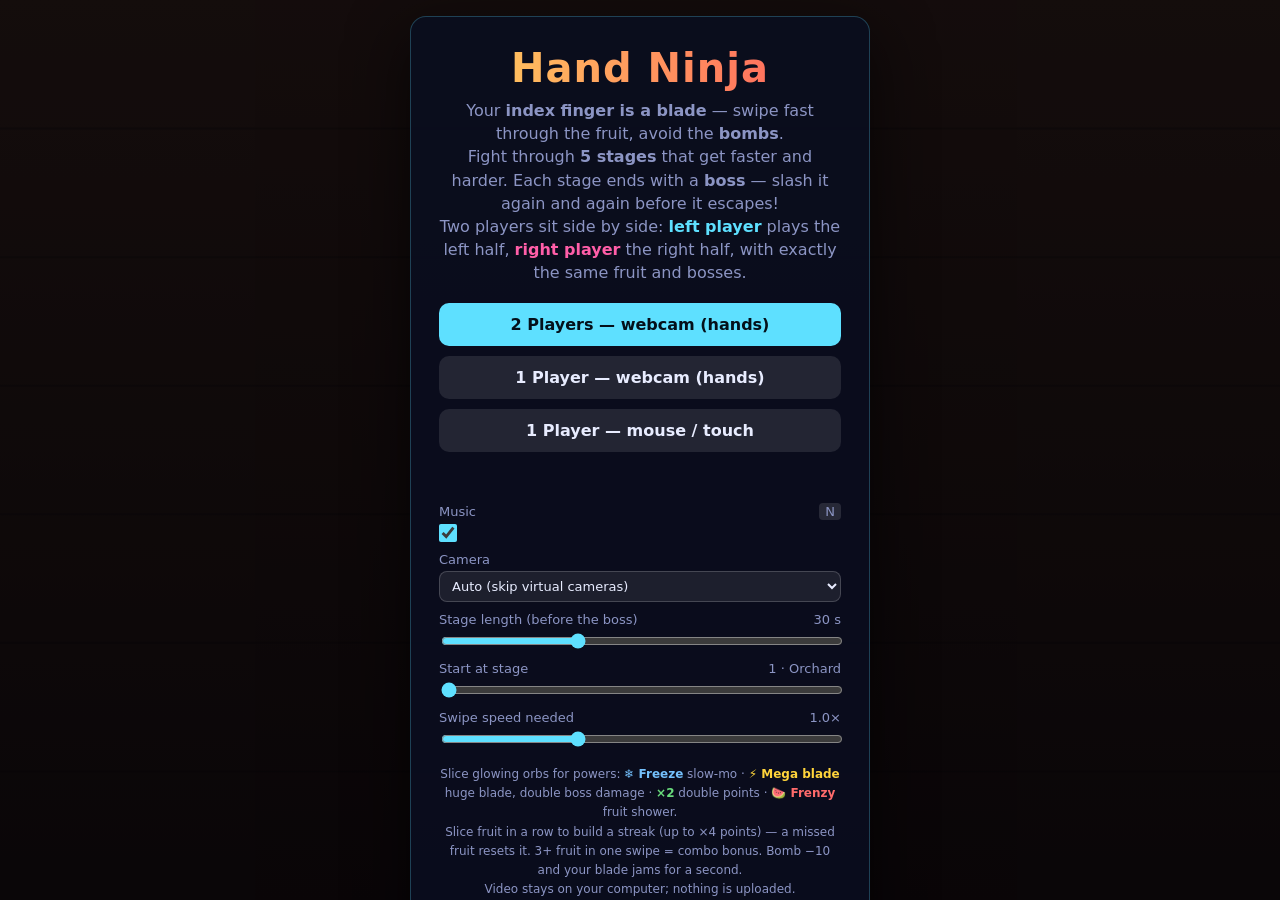
<file: ninja.html>
<!doctype html>
<html lang="en">
<head>
<meta charset="utf-8">
<meta name="viewport" content="width=device-width,initial-scale=1">
<title>Hand Ninja</title>
<link rel="stylesheet" href="css/common.css">
<style>
  #hud { justify-content: center; }
  #hud .small { text-align: center; }
  #cam-panel { left: 50%; right: auto; transform: translateX(-50%); width: 200px; opacity: 0.9; }
  .card h1 { background: linear-gradient(90deg, #ffd25e, #ff5e5e); -webkit-background-clip: text; background-clip: text; }
  .p1 { color: #5ee0ff; } .p2 { color: #ff5ea8; }
  canvas#game { touch-action: none; }
  @media (max-width: 600px) { #cam-panel { width: 130px; } }
</style>
</head>
<body>
<canvas id="game"></canvas>

<div id="hud" class="hidden">
  <div class="small" id="hud-help"></div>
</div>

<div id="cam-panel" class="hidden">
  <div id="cam-wrap">
    <video id="cam" playsinline muted></video>
    <canvas id="cam-overlay"></canvas>
  </div>
  <div class="cam-label"><span id="cam-name"></span></div>
</div>

<div id="menu" class="screen">
  <div class="card">
    <h1>Hand Ninja</h1>
    <p>Your <b>index finger is a blade</b> — swipe fast through the fruit, avoid the <b>bombs</b>.<br>
      Fight through <b>5 stages</b> that get faster and harder. Each stage ends with a <b>boss</b> — slash it again and again before it escapes!<br>
      Two players sit side by side: <b class="p1">left player</b> plays the left half, <b class="p2">right player</b> the right half, with exactly the same fruit and bosses.</p>
    <div class="btns">
      <button id="btn-hands2">2 Players — webcam (hands)</button>
      <button id="btn-hands1" class="secondary">1 Player — webcam (hands)</button>
      <button id="btn-mouse" class="secondary">1 Player — mouse / touch</button>
    </div>
    <div id="status"></div>
    <div class="settings">
      <label>Music <kbd>N</kbd>
        <input id="music-toggle" type="checkbox" checked></label>
      <label>Camera
        <select id="cam-select"><option value="auto">Auto (skip virtual cameras)</option></select></label>
      <label>Stage length (before the boss) <span id="stage-val">30 s</span>
        <input id="stage-len" type="range" min="15" max="60" step="5" value="30"></label>
      <label>Start at stage <span id="start-val">1 · Orchard</span>
        <input id="start-stage" type="range" min="1" max="5" step="1" value="1"></label>
      <label>Swipe speed needed <span id="swipe-val">1.0×</span>
        <input id="swipe" type="range" min="0.5" max="2" step="0.1" value="1"></label>
    </div>
    <div class="help">
      Slice glowing orbs for powers: <b style="color:#74c0fc">❄ Freeze</b> slow-mo · <b style="color:#ffd43b">⚡ Mega blade</b> huge blade, double boss damage ·
      <b style="color:#69db7c">×2</b> double points · <b style="color:#ff6b6b">🍉 Frenzy</b> fruit shower.<br>
      Slice fruit in a row to build a streak (up to ×4 points) — a missed fruit resets it. 3+ fruit in one swipe = combo bonus.
      Bomb −10 and your blade jams for a second.<br>
      Video stays on your computer; nothing is uploaded.
    </div>
    <a class="back" href="index.html">← All games</a>
  </div>
</div>

<div id="gameover" class="screen hidden">
  <div class="card">
    <h2 id="end-title">Game over</h2>
    <p id="end-text"></p>
    <div class="btns">
      <button id="btn-again">Play again</button>
      <button id="btn-menu" class="secondary">Menu</button>
    </div>
  </div>
</div>

<script type="module">
import { $, rand, clamp, dist2, loadNum, saveStr, fitCanvas, drawBanner, audio, sfx, unlockAudio, trackKeys, cameraErrorMessage } from "./js/util.js";
import { bindCameraSelect, syncOverlay } from "./js/face.js";
import { HandTracker, makeHand, splitBySide, mapToRect, drawHands } from "./js/hands.js";
import { Music, SONGS, bindMusicToggle, setMusicEnabled, musicPrefs } from "./js/music.js";

const view = fitCanvas($("game"));
const ctx = view.ctx;
const COLORS = ["#5ee0ff", "#ff5ea8"];
const BEST_KEY = "handNinjaBest";

// ---------- Settings ----------
const CFG = {
  stageTime: 30,    // seconds of fruit before each boss
  startStage: 1,
  swipe: 1,         // multiplier on the blade speed needed to slice
  minSpeed: 1.1,    // base slicing speed, in screen heights per second
  bladeR: 0.035,    // blade hit radius, as a fraction of the smaller screen side
  bladeLife: 0.16,  // seconds a blade trail stays visible
  lostGrace: 1,     // seconds a player's hands may vanish before the "show your hand" hint
  bombPenalty: 10, stun: 1,
  bossTime: 30,     // seconds to beat a boss before it escapes
  bossHitCd: 0.22,  // one blade can hit a boss at most this often
  streakStep: 8,    // fruit in a row per +1 multiplier (max ×4)
};

// Difficulty rises stage by stage (and ramps a little within each stage).
const STAGES = [
  { name: "Orchard",       gap: 1.5,  maxItems: 3, bomb: 0.05, speed: 1.0,  power: 0.12, bg: ["#2a1a10", "#140b06"] },
  { name: "Market",        gap: 1.3,  maxItems: 4, bomb: 0.09, speed: 1.08, power: 0.13, bg: ["#2b1830", "#120916"] },
  { name: "Jungle",        gap: 1.15, maxItems: 4, bomb: 0.12, speed: 1.16, power: 0.14, bg: ["#10301c", "#06140b"] },
  { name: "Volcano",       gap: 1.0,  maxItems: 5, bomb: 0.15, speed: 1.24, power: 0.15, bg: ["#3a120a", "#170604"] },
  { name: "Dragon's Peak", gap: 0.9,  maxItems: 6, bomb: 0.18, speed: 1.32, power: 0.16, bg: ["#1d1240", "#0a0618"] },
];

// One boss per stage. move: drift / bounce / teleport; extras: shield, bomb throwing, fruit minions.
const BOSSES = [
  { name: "King Melon", hp: 8, rind: "#2b8a3e", light: "#69db7c", flesh: "#ff4d5e", juice: "#ff4d5e", deco: "stripes", stripes: "#1b5e2a", move: "drift", speed: 0.8, crown: true },
  { name: "Pineapple Brute", hp: 12, rind: "#d99a00", light: "#ffe066", flesh: "#fff3a0", juice: "#ffe066", deco: "crosshatch", move: "bounce", speed: 0.35, leaves: true },
  { name: "Coconut Golem", hp: 16, rind: "#5c3d1e", light: "#a07850", flesh: "#fffaf0", juice: "#f1f3f5", deco: "hair", move: "drift", speed: 1.1, shield: true },
  { name: "Durian Dragon", hp: 20, rind: "#8a9a1b", light: "#d8e86a", flesh: "#fff3bf", juice: "#e9f5a0", deco: "spikes", move: "bounce", speed: 0.45, bombs: 2.6 },
  { name: "Dragonfruit Overlord", hp: 26, rind: "#d6336c", light: "#ff8fb8", flesh: "#f8f9fa", juice: "#ff8fb8", deco: "scales", move: "teleport", speed: 2.6, bombs: 2.2, minions: 5, crown: true },
];

const POWERS = {
  freeze: { icon: "❄", color: "#74c0fc", time: 5, label: "Freeze!" },
  mega:   { icon: "⚡", color: "#ffd43b", time: 6, label: "Mega blade!" },
  double: { icon: "×2", color: "#69db7c", time: 8, label: "Double points!" },
  frenzy: { icon: "🍉", color: "#ff6b6b", time: 2.5, label: "Fruit frenzy!" },
};
const POWER_NAMES = Object.keys(POWERS);

$("stage-len").addEventListener("input", (e) => { CFG.stageTime = +e.target.value; $("stage-val").textContent = CFG.stageTime + " s"; });
$("start-stage").addEventListener("input", (e) => { CFG.startStage = +e.target.value; $("start-val").textContent = `${CFG.startStage} · ${STAGES[CFG.startStage - 1].name}`; });
$("swipe").addEventListener("input", (e) => { CFG.swipe = +e.target.value; $("swipe-val").textContent = CFG.swipe.toFixed(1) + "×"; });

// Fruit look-up: rind / highlight / flesh colours, size factor, points.
const FRUITS = [
  { name: "watermelon", rind: "#2b8a3e", light: "#69db7c", flesh: "#ff4d5e", juice: "#ff4d5e", stripes: "#1b5e2a", size: 1.2, pts: 1 },
  { name: "orange", rind: "#f08c00", light: "#ffc078", flesh: "#ffb347", juice: "#ffa94d", size: 1, pts: 1 },
  { name: "apple", rind: "#c92a2a", light: "#ff8787", flesh: "#fff3bf", juice: "#ffec99", size: 0.95, pts: 1 },
  { name: "lemon", rind: "#f5c400", light: "#fff3a0", flesh: "#fff9c4", juice: "#ffe066", size: 0.9, pts: 1 },
  { name: "kiwi", rind: "#7a5a32", light: "#b08a5a", flesh: "#8ce05a", juice: "#94d82d", size: 0.9, pts: 1 },
  { name: "plum", rind: "#6a2c91", light: "#b57edc", flesh: "#e599f7", juice: "#cc5de8", size: 0.85, pts: 1 },
];
const GOLD = { name: "gold", rind: "#e8a500", light: "#fff3b0", flesh: "#fff8d6", juice: "#ffd25e", size: 1, pts: 5, golden: true };
const BOMB = { name: "bomb", bomb: true, size: 0.95 };
const powerType = (name) => ({ name, power: name, size: 0.85, ...POWERS[name] });

// ---------- Input ----------
const keys = trackKeys((code) => {
  if (code === "KeyP" || code === "Escape") { if (S.running && !S.over) S.paused = !S.paused; }
  if (code === "KeyM") audio.muted = !audio.muted;
  if (code === "KeyN") setMusicEnabled(!musicPrefs.enabled);
  if (code === "KeyQ" && S.running) showMenu();
  if ((code === "Enter" || code === "NumpadEnter") && S.over) startGame(S.mode);
});

// Mouse / touch: every pointer on the canvas is a blade (multi-touch works on touch screens).
const pointers = new Map();
const canvas = $("game");
const setPointer = (e) => { if (S.mode === "mouse") pointers.set(e.pointerId, { x: e.clientX, y: e.clientY }); };
canvas.addEventListener("pointerdown", setPointer);
canvas.addEventListener("pointermove", setPointer);
for (const ev of ["pointerup", "pointercancel", "pointerleave"]) {
  canvas.addEventListener(ev, (e) => { if (e.pointerType !== "mouse" || ev !== "pointerup") pointers.delete(e.pointerId); });
}

// ---------- Hand tracking ----------
const video = $("cam");
const camCtx = $("cam-overlay").getContext("2d");
const tracker = new HandTracker(video, { numHands: 4, cameraSelect: $("cam-select"), onStatus: setStatus });
const music = new Music(SONGS.ninja);
bindMusicToggle($("music-toggle"));
bindCameraSelect($("cam-select")).catch(() => {});
let injectedHands = null; // debug hook: fake hands instead of the camera

// Screen-space blade points for each player this frame.
function readInputs(now, dt) {
  if (S.mode === "mouse") return [[...pointers.values()], []];
  const hands = injectedHands ?? tracker.update(now, dt);
  const perPlayer = S.mode === "hands2" ? splitBySide(hands) : [hands, []];
  drawCamOverlay(perPlayer);
  return perPlayer.map((list, i) => {
    const lane = S.lanes[i];
    if (!lane) return [];
    const cam = S.mode === "hands2" ? (i === 0 ? { x0: 0, x1: 0.5 } : { x0: 0.5, x1: 1 }) : { x0: 0, x1: 1 };
    return list.map((h) => mapToRect(h.tip, laneRect(lane), cam));
  });
}

function drawCamOverlay(perPlayer) {
  syncOverlay(camCtx.canvas, video);
  const { width: w, height: h } = camCtx.canvas;
  camCtx.clearRect(0, 0, w, h);
  if (S.mode === "hands2") {
    camCtx.strokeStyle = "rgba(255,255,255,0.35)"; camCtx.setLineDash([8, 8]); camCtx.lineWidth = 2;
    camCtx.beginPath(); camCtx.moveTo(w / 2, 0); camCtx.lineTo(w / 2, h); camCtx.stroke();
    camCtx.setLineDash([]);
  }
  perPlayer.forEach((hands, i) => drawHands(camCtx, hands, COLORS[i] + "cc"));
  $("cam-name").textContent = tracker.cameraLabel;
}

// ---------- Game state ----------
const newPlayer = () => ({
  score: 0, blades: [], stun: 0, lostFor: 0, seen: false, sliced: 0, bestCombo: 0, bombs: 0,
  streak: 0, powers: {}, frenzyT: 0, frenzyNext: 0, bosses: 0,
});
// Phases: ready (countdown) → intro → fruit → bossIntro → boss → clear → next stage's intro … → game over.
const S = {
  mode: null, running: false, paused: false, over: false, waiting: "",
  phase: "ready", readyTimer: 3, stage: 0, firstStage: 0, phaseT: 0, playT: 0, clock: 0,
  players: [], lanes: [], rng: Math.random, nextWaveAt: 0, bossSeed: 0, lastTick: 0,
  particles: [], halves: [], stains: [], popups: [],
};
// Handy for debugging in the console; step(dt) advances the game without waiting for animation frames.
window.handNinja = {
  S, music, tracker, CFG, STAGES, BOSSES, POWERS, makeHand, start: (mode) => startGame(mode),
  setHands: (hands) => { injectedHands = hands; },
  goto: (stage, phase = "intro") => { S.stage = stage - 1; setPhase(phase); },
  laneRect: (i) => laneRect(S.lanes[i]), fruitR: (i, t) => fruitR(S.lanes[i], t), bossR: (i) => bossR(S.lanes[i]),
  step: (dt = 1 / 60) => { tick(performance.now(), dt); },
};

// Lanes are stored as fractions of the screen so a window resize mid-game just works.
const laneRect = (lane) => ({ x: lane.f0 * view.W, y: 0, w: (lane.f1 - lane.f0) * view.W, h: view.H });
const fruitR = (lane, type) => clamp(Math.min(laneRect(lane).w, view.H) * 0.095, 32, 90) * type.size;
const bossR = (lane) => clamp(Math.min(laneRect(lane).w, view.H) * 0.17, 70, 160);
const gravity = () => view.H * 1.25;
const hasPower = (p, name) => (p.powers[name] || 0) > 0;
const bladeR = (p) => Math.min(view.W, view.H) * CFG.bladeR * (hasPower(p, "mega") ? 2.5 : 1);
const streakMult = (p) => 1 + Math.min(3, Math.floor(p.streak / CFG.streakStep));
const playerOf = (lane) => S.players[lane.player];

// Small seeded RNG so both lanes in a duel get exactly the same fruit and boss moves.
function mulberry32(seed) {
  return () => {
    seed |= 0; seed = (seed + 0x6d2b79f5) | 0;
    let t = Math.imul(seed ^ (seed >>> 15), 1 | seed);
    t = (t + Math.imul(t ^ (t >>> 7), 61 | t)) ^ t;
    return ((t ^ (t >>> 14)) >>> 0) / 4294967296;
  };
}

function startGame(mode) {
  S.mode = mode;
  const two = mode === "hands2";
  S.players = two ? [newPlayer(), newPlayer()] : [newPlayer()];
  S.lanes = two ? [{ f0: 0, f1: 0.5, player: 0 }, { f0: 0.5, f1: 1, player: 1 }] : [{ f0: 0, f1: 1, player: 0 }];
  S.lanes.forEach((l) => Object.assign(l, { fruits: [], pending: [], boss: null, bossDone: false, flash: 0, rng: Math.random }));
  Object.assign(S, {
    running: true, paused: false, over: false, phase: "ready", readyTimer: 3,
    stage: CFG.startStage - 1, firstStage: CFG.startStage - 1, phaseT: 0, playT: 0, clock: 0,
    rng: mulberry32((Math.random() * 2 ** 31) | 0), nextWaveAt: 0, lastTick: 0,
    particles: [], halves: [], stains: [], popups: [],
  });
  pointers.clear();
  keys.clear();
  music.restart();
  unlockAudio();
  $("menu").classList.add("hidden");
  $("gameover").classList.add("hidden");
  $("hud").classList.remove("hidden");
  $("cam-panel").classList.toggle("hidden", mode === "mouse");
  $("hud-help").innerHTML = (mode === "mouse" ? "Swipe the mouse / your finger fast through the fruit" : "Swipe your index finger fast through the fruit")
    + ` · <kbd>P</kbd> pause · <kbd>M</kbd> mute · <kbd>N</kbd> music · <kbd>Q</kbd> quit`;
}

function showMenu() {
  S.running = false; S.over = false;
  tracker.stop();
  $("gameover").classList.add("hidden");
  $("hud").classList.add("hidden");
  $("cam-panel").classList.add("hidden");
  $("menu").classList.remove("hidden");
  setStatus("");
}

const playerName = (i) => (S.players.length === 1 ? "You" : `Player ${i + 1}`);

// ---------- Phases ----------
function setPhase(phase) {
  S.phase = phase; S.phaseT = 0; S.lastTick = 0;
  if (phase === "intro") {
    S.lanes.forEach((l) => { l.boss = null; l.bossDone = false; });
    sfx("combo");
  } else if (phase === "fruit") {
    S.nextWaveAt = S.playT + 0.3;
  } else if (phase === "bossIntro") {
    // Every lane gets the same boss driven by the same seed, so a duel stays fair.
    S.bossSeed = (S.rng() * 2 ** 31) | 0;
    S.lanes.forEach((l) => { l.rng = mulberry32(S.bossSeed); l.boss = makeBoss(l); l.bossDone = false; });
    sfx("goal");
  } else if (phase === "boss") {
    S.nextWaveAt = S.playT + 3;
  }
}

function stepPhase(dt) {
  S.phaseT += dt;
  const left = (S.phase === "fruit" ? CFG.stageTime : CFG.bossTime) - S.phaseT;
  if ((S.phase === "fruit" || S.phase === "boss") && left <= 5 && left > 0 && Math.ceil(left) !== S.lastTick) { S.lastTick = Math.ceil(left); sfx("tick"); }
  switch (S.phase) {
    case "intro": if (S.phaseT >= 2.2) setPhase("fruit"); break;
    case "fruit":
      if (left > 1) spawnWaves(false);
      if (left <= 0) setPhase("bossIntro");
      break;
    case "bossIntro": if (S.phaseT >= 2.4) setPhase("boss"); break;
    case "boss":
      spawnWaves(true);
      if (S.lanes.every((l) => l.bossDone) || left <= 0) {
        for (const l of S.lanes) {
          if (l.bossDone || !l.boss) continue;
          l.boss.leaving = true; l.bossDone = true;
          popup(laneRect(l).x + laneRect(l).w / 2, view.H * 0.3, `${l.boss.def.name} escaped!`, "#ff8787", 2);
        }
        setPhase("clear");
      }
      break;
    case "clear":
      if (S.phaseT >= 2.8) { if (S.stage + 1 < STAGES.length) { S.stage++; setPhase("intro"); } else endGame(); }
      break;
  }
}

// ---------- Waves ----------
function spawnWaves(light) {
  if (S.playT < S.nextWaveAt) return;
  const wave = makeWave(light);
  S.nextWaveAt = S.playT + wave.gap;
  for (const lane of S.lanes) for (const it of wave.items) lane.pending.push({ at: S.playT + it.delay, it });
}

// A wave is generated once from the shared RNG, then launched into every lane.
// Light waves keep some fruit coming during boss fights (no bombs — the bosses bring their own).
function makeWave(light) {
  const r = S.rng, st = STAGES[S.stage], progress = light ? 0 : clamp(S.phaseT / CFG.stageTime, 0, 1);
  const maxItems = light ? 2 : st.maxItems;
  const count = clamp(1 + Math.floor(r() * maxItems * (0.6 + 0.4 * progress)), 1, maxItems);
  const bombChance = light ? 0 : st.bomb * (0.7 + 0.6 * progress);
  const powerAt = r() < st.power ? Math.floor(r() * count) : -1;
  let gold = false;
  const items = [];
  for (let k = 0; k < count; k++) {
    let type = FRUITS[Math.floor(r() * FRUITS.length)];
    const roll = r();
    if (k === powerAt) type = powerType(POWER_NAMES[Math.floor(r() * POWER_NAMES.length)]);
    else if (roll < bombChance && k > 0) type = BOMB; // never a wave of only a bomb
    else if (roll > 0.965 && !gold) { type = GOLD; gold = true; }
    items.push({ type, u: 0.15 + r() * 0.7, uEnd: 0.25 + r() * 0.5, apex: 0.12 + r() * 0.33, delay: r() * 0.3 * k, spin: (r() - 0.5) * 6 });
  }
  return { items, gap: st.gap * (1 - 0.25 * progress) * (light ? 2.2 : 1) + r() * 0.3 };
}

// Launches a fruit from below the lane so it peaks at `apex` (fraction of the screen from the top).
// Later stages use stronger gravity: same arc height, but faster fruit.
function launch(lane, it) {
  const g = gravity() * STAGES[S.stage].speed ** 2, H = view.H, r = fruitR(lane, it.type);
  const vy = -Math.sqrt(2 * g * (H + r - it.apex * H));
  const air = (2 * -vy) / g;
  lane.fruits.push({ type: it.type, u: it.u, vu: (it.uEnd - it.u) / air, y: H + r, vy, g, rot: 0, spin: it.spin });
  if (it.type.bomb) sfx("tick");
}

// Throws an item out of a boss (bombs, fruit minions).
function throwFromBoss(lane, type) {
  const b = lane.boss, r = lane.rng, g = gravity() * STAGES[S.stage].speed ** 2;
  lane.fruits.push({ type, u: b.u, vu: (r() - 0.5) * 0.8, y: b.v * view.H, vy: -view.H * (0.35 + r() * 0.5), g, rot: 0, spin: (r() - 0.5) * 6 });
}

// ---------- Bosses ----------
function makeBoss(lane) {
  const def = BOSSES[S.stage], r = lane.rng;
  return {
    def, hp: def.hp, u: 0.5, v: 1.35, t: 0, rot: 0,
    vu: (r() < 0.5 ? -1 : 1) * def.speed, vv: (r() < 0.5 ? -1 : 1) * def.speed * 0.7,
    teleT: def.speed, attackT: def.bombs || 0, minionT: 4, hitT: 0, alpha: 1, dead: false, leaving: false,
  };
}

const bossShielded = (b) => b.def.shield && b.t % 5 > 3.4;

function updateBoss(lane, dt) {
  const b = lane.boss;
  if (!b || b.dead) return;
  b.hitT = Math.max(0, b.hitT - dt);
  if (S.phase === "bossIntro") { b.v += (0.42 - b.v) * (1 - Math.exp(-dt * 3)); return; }
  b.t += dt; // starts with the fight, so movement picks up smoothly from the entrance spot
  if (b.leaving) { b.v -= dt * 0.9; b.alpha = clamp(b.alpha - dt * 0.6, 0, 1); return; }
  const d = b.def, r = lane.rng;
  if (d.move === "drift") {
    b.u = 0.5 + 0.28 * Math.sin(b.t * 0.8 * d.speed);
    b.v = 0.42 + 0.1 * Math.sin(b.t * 1.3 * d.speed);
  } else if (d.move === "bounce") {
    b.u += b.vu * dt; b.v += b.vv * dt;
    if (b.u < 0.25 || b.u > 0.75) { b.u = clamp(b.u, 0.25, 0.75); b.vu = -b.vu; }
    if (b.v < 0.25 || b.v > 0.62) { b.v = clamp(b.v, 0.25, 0.62); b.vv = -b.vv; }
  } else {
    b.teleT -= dt;
    if (b.teleT <= 0) { b.teleT = d.speed; b.u = 0.25 + r() * 0.5; b.v = 0.25 + r() * 0.35; burst(laneRect(lane).x + b.u * laneRect(lane).w, b.v * view.H, d.juice, 16, view.H * 0.3); }
    b.alpha = clamp(Math.min(b.teleT, d.speed - b.teleT) / 0.3, 0.2, 1);
  }
  if (d.bombs && (b.attackT -= dt) <= 0) { b.attackT = d.bombs; throwFromBoss(lane, BOMB); }
  if (d.minions && (b.minionT -= dt) <= 0) {
    b.minionT = 6;
    for (let k = 0; k < Math.ceil(d.minions / 2); k++) throwFromBoss(lane, FRUITS[Math.floor(r() * FRUITS.length)]);
  }
}

function hitBoss(pi, lane, blade, x, y) {
  const p = S.players[pi], b = lane.boss;
  blade.bossCd = CFG.bossHitCd;
  if (bossShielded(b)) { burst(x, y, "#dee2e6", 10, view.H * 0.3); popup(x, y - bossR(lane) - 10, "blocked!", "#dee2e6", 0.6); sfx("bump"); return; }
  const dmg = hasPower(p, "mega") ? 2 : 1;
  b.hp = Math.max(0, b.hp - dmg); b.hitT = 0.15;
  award(p, dmg);
  burst(x, y, b.def.juice, 14, view.H * 0.4);
  S.stains.push({ x, y, r: bossR(lane) * 0.5, color: b.def.juice, life: 2 });
  sfx("slice"); sfx("splat");
  if (b.hp <= 0) defeatBoss(pi, lane, x, y);
}

function defeatBoss(pi, lane, x, y) {
  const p = S.players[pi], b = lane.boss, R = bossR(lane);
  b.dead = true; lane.bossDone = true; p.bosses++;
  const bonus = award(p, 20 * (S.stage + 1) + Math.ceil(Math.max(0, CFG.bossTime - S.phaseT)));
  const rect = laneRect(lane), bx = rect.x + b.u * rect.w, by = b.v * view.H;
  for (const side of [1, -1]) S.halves.push({ type: b.def, x: bx, y: by, r: R, rot: side < 0 ? Math.PI : 0, vx: side * view.H * 0.15, vy: -view.H * 0.3 * side, spin: side * 1.5, life: 2.2 });
  burst(bx, by, b.def.juice, 60, view.H * 0.8);
  burst(bx, by, "#ffd25e", 30, view.H * 0.5);
  popup(bx, by - R - 20, `${b.def.name} defeated! +${bonus}`, "#ffd25e", 2.2);
  lane.flash = 0.4;
  sfx("win");
}

// ---------- Blades ----------
// Matches this frame's points to the player's existing blades (nearest first) so trails stay continuous.
function updateBlades(pi, points, dt) {
  const p = S.players[pi], maxJump = (view.H * 0.6) ** 2; // a fast swipe can cover this between camera frames
  const free = [...p.blades];
  for (const pt of points) {
    let best = null, bd = Infinity;
    for (const b of free) {
      const last = b.trail[b.trail.length - 1];
      const d = dist2(last.x, last.y, pt.x, pt.y);
      if (d < bd) { bd = d; best = b; }
    }
    if (best && bd < maxJump) { free.splice(free.indexOf(best), 1); moveBlade(pi, best, pt); }
    else p.blades.push({ trail: [{ x: pt.x, y: pt.y, t: S.clock }], lastMove: S.clock, missing: 0, speed: 0, combo: 0, comboT: 0, bossCd: 0 });
  }
  for (const b of free) b.missing += dt;
  p.blades = p.blades.filter((b) => b.missing < 0.25);
  for (const b of p.blades) {
    while (b.trail.length > 1 && S.clock - b.trail[0].t > CFG.bladeLife) b.trail.shift();
    b.bossCd = Math.max(0, b.bossCd - dt);
    if (b.comboT > 0 && (b.comboT -= dt) <= 0) endCombo(pi, b);
  }
}

function moveBlade(pi, b, pt) {
  b.missing = 0;
  const last = b.trail[b.trail.length - 1];
  const d = Math.hypot(pt.x - last.x, pt.y - last.y);
  if (d < 0.5) return; // camera frame not refreshed yet — nothing new
  // Speed over the time since the previous distinct point (the camera updates slower than the screen),
  // capped so the first move after holding perfectly still isn't averaged over the whole pause.
  b.speed = d / clamp(S.clock - b.lastMove, 1 / 120, 0.1);
  b.lastMove = S.clock;
  b.trail.push({ x: pt.x, y: pt.y, t: S.clock });
  const p = S.players[pi], need = CFG.minSpeed * CFG.swipe * view.H * (hasPower(p, "mega") ? 0.4 : 1);
  if (S.phase !== "ready" && p.stun <= 0 && b.speed >= need) sliceAlong(pi, b, last, pt);
}

// Distance from point (px, py) to the segment a→b.
function segDist(px, py, a, b) {
  const dx = b.x - a.x, dy = b.y - a.y, len = dx * dx + dy * dy;
  const t = len ? clamp(((px - a.x) * dx + (py - a.y) * dy) / len, 0, 1) : 0;
  return Math.hypot(px - (a.x + t * dx), py - (a.y + t * dy));
}

// Slices everything the swipe segment touches (the blade has its own radius, so one swipe through a
// cluster gets all of it), then hits the boss if it's in the way.
function sliceAlong(pi, blade, a, b) {
  const lane = S.lanes.find((l) => l.player === pi), p = S.players[pi];
  const rect = laneRect(lane), angle = Math.atan2(b.y - a.y, b.x - a.x), reach = bladeR(p);
  for (const f of [...lane.fruits]) {
    const x = rect.x + f.u * rect.w, r = fruitR(lane, f.type);
    if (segDist(x, f.y, a, b) > r + reach) continue;
    lane.fruits.splice(lane.fruits.indexOf(f), 1);
    if (f.type.bomb) { hitBomb(pi, x, f.y); return; }
    if (f.type.power) activatePower(pi, f.type.power, x, f.y, r);
    else sliceFruit(pi, blade, f, x, r, angle, rect);
  }
  const boss = lane.boss;
  if (boss && !boss.dead && !boss.leaving && S.phase === "boss" && blade.bossCd <= 0) {
    const bx = rect.x + boss.u * rect.w, by = boss.v * view.H;
    if (segDist(bx, by, a, b) <= bossR(lane) + reach) hitBoss(pi, lane, blade, bx, by);
  }
}

// Adds points with the double-points power applied; returns what was added.
function award(p, base) {
  const pts = base * (hasPower(p, "double") ? 2 : 1);
  p.score += pts;
  return pts;
}

function sliceFruit(pi, blade, f, x, r, angle, rect) {
  const p = S.players[pi], t = f.type;
  const pts = award(p, t.pts * streakMult(p));
  p.sliced++; p.streak++;
  if (p.streak % CFG.streakStep === 0 && p.streak <= CFG.streakStep * 3) popup(x, f.y - r - 26, `streak ×${streakMult(p)}!`, "#69db7c", 1.2);
  blade.combo++; blade.comboT = 0.3;
  const vx = f.vu * rect.w, nx = Math.cos(angle + Math.PI / 2), ny = Math.sin(angle + Math.PI / 2), sep = view.H * 0.18;
  for (const side of [1, -1]) {
    S.halves.push({ type: t, x, y: f.y, r, rot: angle + (side < 0 ? Math.PI : 0), vx: vx + nx * sep * side, vy: f.vy * 0.4 + ny * sep * side, spin: side * rand(1, 3), life: 1.6 });
  }
  burst(x, f.y, t.juice, t.golden ? 30 : 16, view.H * 0.35);
  S.stains.push({ x, y: f.y, r: r * rand(1.1, 1.6), color: t.juice, life: 2.5 });
  popup(x, f.y - r, `+${pts}`, t.golden ? "#ffd25e" : "#ffffff");
  sfx("slice"); sfx("splat");
  if (t.golden) sfx("coin");
}

function activatePower(pi, name, x, y, r) {
  const p = S.players[pi], pw = POWERS[name];
  p.powers[name] = pw.time;
  if (name === "frenzy") { p.frenzyT = pw.time; p.frenzyNext = 0; }
  burst(x, y, pw.color, 40, view.H * 0.5);
  popup(x, y - r, pw.label, pw.color, 1.6);
  sfx("shield");
}

function endCombo(pi, b) {
  const p = S.players[pi], n = b.combo;
  b.combo = 0;
  if (n < 3) return;
  const pts = award(p, n);
  p.bestCombo = Math.max(p.bestCombo, n);
  const last = b.trail[b.trail.length - 1];
  popup(last.x, last.y - 30, `${n} fruit combo +${pts}`, "#ffd25e", 1.3);
  sfx("combo");
}

function hitBomb(pi, x, y) {
  const p = S.players[pi];
  p.score = Math.max(0, p.score - CFG.bombPenalty); p.bombs++;
  p.stun = CFG.stun; p.streak = 0;
  p.blades.forEach((b) => { b.combo = 0; b.comboT = 0; });
  burst(x, y, "#ffffff", 30, view.H * 0.6);
  burst(x, y, "#ff6b3d", 30, view.H * 0.45);
  popup(x, y - 30, `BOOM −${CFG.bombPenalty}`, "#ff6b3d", 1.4);
  S.lanes.find((l) => l.player === pi).flash = 0.5;
  sfx("boom");
}

function burst(x, y, color, n = 14, speed = 220) {
  for (let i = 0; i < n; i++) {
    const a = Math.random() * Math.PI * 2, s = rand(0.2, 1) * speed;
    S.particles.push({ x, y, vx: Math.cos(a) * s, vy: Math.sin(a) * s, life: rand(0.3, 0.8), max: 0.8, color, size: rand(3, 8) });
  }
}

function popup(x, y, text, color, life = 0.9) { S.popups.push({ x, y, text, color, life, max: life }); }

// ---------- Update ----------
function waitingReason() {
  if (S.paused) return "Paused — press P";
  if (S.mode === "mouse") return "";
  if (tracker.dark && S.players.every((p) => p.lostFor > CFG.lostGrace)) return tracker.lostMessage();
  // Before the game starts, everyone must have shown a hand once.
  if (S.phase === "ready") {
    const missing = S.players.map((p, i) => (p.lostFor > 0.2 || !p.seen ? i : -1)).filter((i) => i >= 0);
    if (missing.length === 2) return "Both players: raise a hand toward the camera ✋";
    if (missing.length === 1) return S.players.length === 1 ? tracker.lostMessage() : `${playerName(missing[0])} (${missing[0] ? "right" : "left"}): raise a hand ✋`;
  }
  return "";
}

function tick(now, dt) {
  S.waiting = "";
  if (!S.running || S.over) { updateEffects(dt); return; }
  if (S.paused) { S.waiting = waitingReason(); return; }
  S.clock += dt;
  const inputs = readInputs(now, dt);
  S.players.forEach((p, i) => {
    if (inputs[i].length) { p.lostFor = 0; p.seen = true; } else p.lostFor += dt;
    updateBlades(i, inputs[i], dt);
    p.stun = Math.max(0, p.stun - dt);
    for (const k of POWER_NAMES) if (p.powers[k] > 0) p.powers[k] = Math.max(0, p.powers[k] - dt);
  });
  S.waiting = waitingReason();
  updateEffects(dt);
  if (S.waiting) return;

  if (S.phase === "ready") {
    S.readyTimer -= dt;
    if (S.readyTimer <= 0) setPhase("intro");
    return;
  }
  S.playT += dt;
  stepPhase(dt);
  if (!S.over) updateLanes(dt);
}

function updateLanes(dt) {
  for (const lane of S.lanes) {
    const p = playerOf(lane);
    const ldt = dt * (hasPower(p, "freeze") ? 0.35 : 1); // freeze = slow motion in your own lane
    lane.flash = Math.max(0, lane.flash - dt);
    // Fruit frenzy: a shower of extra fruit in this player's lane only
    if (p.frenzyT > 0) {
      p.frenzyT -= dt; p.frenzyNext -= dt;
      if (p.frenzyNext <= 0) {
        p.frenzyNext = 0.12;
        launch(lane, { type: FRUITS[Math.floor(Math.random() * FRUITS.length)], u: rand(0.15, 0.85), uEnd: rand(0.3, 0.7), apex: rand(0.15, 0.4), spin: rand(-3, 3) });
      }
    }
    for (const pd of lane.pending.filter((q) => q.at <= S.playT)) launch(lane, pd.it);
    lane.pending = lane.pending.filter((q) => q.at > S.playT);
    for (const f of lane.fruits) { f.u += f.vu * ldt; f.vy += f.g * ldt; f.y += f.vy * ldt; f.rot += f.spin * ldt; }
    lane.fruits = lane.fruits.filter((f) => {
      if (!(f.vy > 0 && f.y > view.H + fruitR(lane, f.type) * 2)) return true;
      if (!f.type.bomb && !f.type.power) p.streak = 0; // a missed fruit breaks the streak
      return false;
    });
    updateBoss(lane, ldt);
  }
}

function updateEffects(dt) {
  const g = gravity();
  for (const p of S.particles) { p.x += p.vx * dt; p.y += p.vy * dt; p.vy += g * 0.4 * dt; p.vx *= 0.97; p.life -= dt; }
  S.particles = S.particles.filter((p) => p.life > 0);
  for (const h of S.halves) { h.x += h.vx * dt; h.vy += g * dt; h.y += h.vy * dt; h.rot += h.spin * dt; h.life -= dt; }
  S.halves = S.halves.filter((h) => h.life > 0 && h.y < view.H + h.r * 3);
  for (const s of S.stains) s.life -= dt;
  S.stains = S.stains.filter((s) => s.life > 0);
  for (const p of S.popups) { p.y -= 50 * dt; p.life -= dt; }
  S.popups = S.popups.filter((p) => p.life > 0);
}

function endGame() {
  S.over = true;
  S.players.forEach((p, i) => p.blades.forEach((b) => endCombo(i, b)));
  sfx("win");
  const total = STAGES.length - S.firstStage;
  const stats = (p) => `bosses ${p.bosses}/${total} · ${p.sliced} fruit · best combo ${p.bestCombo || "–"} · bombs ${p.bombs}`;
  if (S.players.length === 2) {
    const [a, b] = S.players;
    const w = a.score === b.score ? -1 : a.score > b.score ? 0 : 1;
    $("end-title").textContent = w < 0 ? "It's a draw!" : `${playerName(w)} wins! 🎉`;
    $("end-title").className = w < 0 ? "" : w === 0 ? "p1" : "p2";
    $("end-text").innerHTML = `<span class="p1">${a.score}</span> : <span class="p2">${b.score}</span><br>`
      + `<small><span class="p1">P1</span> ${stats(a)}<br><span class="p2">P2</span> ${stats(b)}</small>`;
  } else {
    const p = S.players[0], best = Math.max(loadNum(BEST_KEY, 0), p.score);
    saveStr(BEST_KEY, best);
    $("end-title").textContent = p.bosses === total ? "All bosses defeated! 🎉" : "Journey complete!";
    $("end-title").className = "";
    $("end-text").innerHTML = `Score <b>${p.score}</b> · Best <b>${best}</b><br><small>${stats(p)}</small>`;
  }
  setTimeout(() => { if (S.over) $("gameover").classList.remove("hidden"); }, 900);
}

// ---------- Render ----------
function render() {
  const { W, H } = view;
  const st = STAGES[S.stage] || STAGES[0];
  const bg = ctx.createLinearGradient(0, 0, 0, H);
  bg.addColorStop(0, st.bg[0]); bg.addColorStop(1, st.bg[1]);
  ctx.fillStyle = bg;
  ctx.fillRect(0, 0, W, H);
  // wooden planks
  ctx.strokeStyle = "rgba(0,0,0,0.25)"; ctx.lineWidth = 2;
  for (let y = H / 7; y < H; y += H / 7) { ctx.beginPath(); ctx.moveTo(0, y); ctx.lineTo(W, y); ctx.stroke(); }

  if (!S.running) return;

  for (const s of S.stains) {
    ctx.globalAlpha = clamp(s.life / 2.5, 0, 1) * 0.35;
    ctx.fillStyle = s.color;
    ctx.beginPath(); ctx.arc(s.x, s.y, s.r, 0, Math.PI * 2); ctx.fill();
  }
  ctx.globalAlpha = 1;

  for (const lane of S.lanes) {
    const rect = laneRect(lane), p = playerOf(lane);
    if (hasPower(p, "freeze")) { ctx.fillStyle = "rgba(116,192,252,0.12)"; ctx.fillRect(rect.x, 0, rect.w, H); }
    if (lane.flash > 0) { ctx.fillStyle = `rgba(255,120,60,${lane.flash * 0.6})`; ctx.fillRect(rect.x, 0, rect.w, H); }
    drawBoss(lane);
    for (const f of lane.fruits) {
      const x = rect.x + f.u * rect.w, r = fruitR(lane, f.type);
      if (f.type.power) drawPower(f.type, x, f.y, r, f.rot); else drawFruit(f.type, x, f.y, r, f.rot);
    }
  }
  for (const h of S.halves) { ctx.globalAlpha = clamp(h.life / 0.4, 0, 1); drawHalf(h.type, h.x, h.y, h.r, h.rot); }
  ctx.globalAlpha = 1;

  for (const p of S.particles) {
    ctx.globalAlpha = clamp(p.life / p.max, 0, 1);
    ctx.fillStyle = p.color;
    ctx.beginPath(); ctx.arc(p.x, p.y, p.size, 0, Math.PI * 2); ctx.fill();
  }
  ctx.globalAlpha = 1;

  if (S.lanes.length === 2) {
    ctx.strokeStyle = "rgba(255,255,255,0.25)"; ctx.lineWidth = 3; ctx.setLineDash([14, 14]);
    ctx.beginPath(); ctx.moveTo(W / 2, 0); ctx.lineTo(W / 2, H); ctx.stroke(); ctx.setLineDash([]);
  }

  S.players.forEach((p, i) => drawBlades(p, i));

  ctx.textAlign = "center"; ctx.textBaseline = "middle";
  for (const p of S.popups) {
    ctx.globalAlpha = clamp((p.life / p.max) * 2, 0, 1);
    ctx.fillStyle = p.color;
    ctx.font = `800 ${W < 600 ? 16 : 22}px system-ui, sans-serif`;
    ctx.fillText(p.text, p.x, p.y);
  }
  ctx.globalAlpha = 1;

  drawLaneHud();
  drawClock();

  if (S.waiting) drawBanner(ctx, W, H, S.waiting);
  else if (S.over) return;
  else if (S.phase === "ready") drawBanner(ctx, W, H, `Get ready… ${Math.ceil(S.readyTimer)}`, "#ffffff");
  else if (S.phase === "intro") drawBanner(ctx, W, H, `Stage ${S.stage + 1} / ${STAGES.length} — ${st.name}`, "#ffffff");
  else if (S.phase === "bossIntro") drawBanner(ctx, W, H, `⚠ BOSS: ${BOSSES[S.stage].name}!`, "#ff6b6b");
  else if (S.phase === "clear") {
    const all = S.lanes.every((l) => l.boss?.dead);
    drawBanner(ctx, W, H, S.stage + 1 < STAGES.length ? (all ? `Stage ${S.stage + 1} clear!` : `Stage ${S.stage + 1} over`) : "Final stage complete!", "#69db7c");
  }
}

// Score, streak and active powers at the top of each lane.
function drawLaneHud() {
  const H = view.H;
  ctx.textAlign = "center"; ctx.textBaseline = "top";
  S.lanes.forEach((lane) => {
    const rect = laneRect(lane), p = playerOf(lane), cx = rect.x + rect.w / 2;
    ctx.font = `600 13px system-ui, sans-serif`;
    ctx.fillStyle = "rgba(255,255,255,0.55)";
    ctx.fillText(playerName(lane.player), cx, 40);
    const size = Math.round(Math.min(rect.w, H) * 0.08);
    ctx.font = `800 ${size}px system-ui, sans-serif`;
    ctx.fillStyle = S.lanes.length === 2 ? COLORS[lane.player] : "#ffffff";
    ctx.fillText(p.score, cx, 56);
    let y = 60 + size;
    const m = streakMult(p);
    if (m > 1 || p.streak > 0) {
      ctx.font = `700 14px system-ui, sans-serif`;
      ctx.fillStyle = m > 1 ? "#69db7c" : "rgba(255,255,255,0.4)";
      ctx.fillText(`streak ${p.streak}${m > 1 ? ` · ×${m}` : ""}`, cx, y);
      y += 20;
    }
    // active powers with a shrinking bar
    const active = POWER_NAMES.filter((k) => hasPower(p, k));
    active.forEach((k, j) => {
      const pw = POWERS[k], bx = cx + (j - (active.length - 1) / 2) * 64;
      ctx.font = `700 18px system-ui, sans-serif`; ctx.fillStyle = pw.color;
      ctx.fillText(pw.icon, bx, y);
      ctx.fillStyle = "rgba(255,255,255,0.15)"; ctx.fillRect(bx - 24, y + 24, 48, 5);
      ctx.fillStyle = pw.color; ctx.fillRect(bx - 24, y + 24, 48 * (p.powers[k] / pw.time), 5);
    });
    if (p.stun > 0) { ctx.font = `700 15px system-ui, sans-serif`; ctx.fillStyle = "#ff6b3d"; ctx.fillText("blade jammed!", cx, H - 40); }
    else if (S.mode !== "mouse" && p.lostFor > CFG.lostGrace && S.phase !== "ready") {
      ctx.font = `700 16px system-ui, sans-serif`; ctx.fillStyle = "#ffd25e"; ctx.fillText("show your hand ✋", cx, H * 0.75);
    }
  });
}

// Stage number + time left in the current phase.
function drawClock() {
  if (!["fruit", "boss", "intro", "bossIntro", "clear"].includes(S.phase)) return;
  const { W } = view;
  const tx = S.lanes.length === 2 ? W / 2 : W - 70;
  ctx.textAlign = "center"; ctx.textBaseline = "top";
  ctx.fillStyle = "rgba(0,0,0,0.55)"; ctx.fillRect(tx - 48, 38, 96, 58);
  ctx.font = `600 12px system-ui, sans-serif`; ctx.fillStyle = "rgba(255,255,255,0.7)";
  ctx.fillText(`STAGE ${S.stage + 1}/${STAGES.length}`, tx, 42);
  if (S.phase === "fruit" || S.phase === "boss") {
    const t = Math.max(0, Math.ceil((S.phase === "fruit" ? CFG.stageTime : CFG.bossTime) - S.phaseT));
    ctx.font = `800 ${W < 600 ? 20 : 26}px system-ui, sans-serif`;
    ctx.fillStyle = S.phase === "boss" ? (t <= 5 ? "#ff6b3d" : "#ff8787") : t <= 5 ? "#ff6b3d" : "#ffd25e";
    ctx.fillText(S.phase === "boss" ? `☠ ${t}` : `${t}`, tx, 60);
  }
}

function drawBlades(p, i) {
  const mega = hasPower(p, "mega");
  const col = p.stun > 0 ? "#777777" : mega ? "#ffd43b" : S.players.length === 2 ? COLORS[i] : "#bff4ff";
  const width = bladeR(p) * 0.9;
  for (const b of p.blades) {
    const tr = b.trail, n = tr.length;
    if (n > 1) {
      ctx.lineCap = "round"; ctx.lineJoin = "round";
      ctx.shadowColor = col; ctx.shadowBlur = mega ? 30 : 18;
      for (let k = 1; k < n; k++) {
        const age = (S.clock - tr[k].t) / CFG.bladeLife;
        ctx.strokeStyle = col;
        ctx.globalAlpha = clamp(1 - age, 0.1, 0.9);
        ctx.lineWidth = 3 + width * (k / n);
        ctx.beginPath(); ctx.moveTo(tr[k - 1].x, tr[k - 1].y); ctx.lineTo(tr[k].x, tr[k].y); ctx.stroke();
      }
      ctx.shadowBlur = 0; ctx.globalAlpha = 1;
    }
    // fingertip marker shows the blade's reach so players always see where it is
    const tip = tr[n - 1];
    ctx.globalAlpha = b.missing > 0 ? 0.25 : 0.35;
    ctx.fillStyle = col;
    ctx.beginPath(); ctx.arc(tip.x, tip.y, bladeR(p), 0, Math.PI * 2); ctx.fill();
    ctx.globalAlpha = b.missing > 0 ? 0.3 : 0.95;
    ctx.beginPath(); ctx.arc(tip.x, tip.y, 7, 0, Math.PI * 2); ctx.fill();
    ctx.strokeStyle = "#ffffff"; ctx.lineWidth = 2; ctx.stroke();
    ctx.globalAlpha = 1;
  }
}

function drawFruit(t, x, y, r, rot) {
  ctx.save();
  ctx.translate(x, y); ctx.rotate(rot);
  if (t.bomb) {
    const pulse = 0.5 + 0.5 * Math.sin(S.clock * 14);
    ctx.shadowColor = "#ff3b3b"; ctx.shadowBlur = 12 + pulse * 18;
    const g = ctx.createRadialGradient(-r * 0.35, -r * 0.35, r * 0.1, 0, 0, r);
    g.addColorStop(0, "#5a5a6a"); g.addColorStop(1, "#111118");
    ctx.fillStyle = g; ctx.beginPath(); ctx.arc(0, 0, r, 0, Math.PI * 2); ctx.fill();
    ctx.shadowBlur = 0;
    ctx.fillStyle = "#333"; ctx.fillRect(-r * 0.22, -r * 1.12, r * 0.44, r * 0.25);
    ctx.strokeStyle = "#c9a27a"; ctx.lineWidth = 3;
    ctx.beginPath(); ctx.moveTo(0, -r * 1.1); ctx.quadraticCurveTo(r * 0.3, -r * 1.5, r * 0.5, -r * 1.4); ctx.stroke();
    ctx.fillStyle = pulse > 0.5 ? "#ffd25e" : "#ff6b3d";
    ctx.beginPath(); ctx.arc(r * 0.5, -r * 1.4, 4 + pulse * 3, 0, Math.PI * 2); ctx.fill();
    ctx.fillStyle = "#ff3b3b"; ctx.font = `900 ${Math.round(r * 0.8)}px system-ui`; ctx.textAlign = "center"; ctx.textBaseline = "middle";
    ctx.fillText("✕", 0, r * 0.05);
    ctx.restore();
    return;
  }
  if (t.golden) { ctx.shadowColor = "#ffd25e"; ctx.shadowBlur = 30; }
  fruitBody(t, r);
  ctx.shadowBlur = 0;
  // stem + leaf
  ctx.strokeStyle = "#5c3d1e"; ctx.lineWidth = 3;
  ctx.beginPath(); ctx.moveTo(0, -r * 0.85); ctx.lineTo(r * 0.05, -r * 1.15); ctx.stroke();
  ctx.fillStyle = t.golden ? "#ffe680" : "#51cf66";
  ctx.beginPath(); ctx.ellipse(r * 0.28, -r * 1.05, r * 0.26, r * 0.11, -0.5, 0, Math.PI * 2); ctx.fill();
  ctx.restore();
}

// Round body with shading, optional stripes, and a shine (shared by fruit and bosses).
function fruitBody(t, r) {
  const g = ctx.createRadialGradient(-r * 0.35, -r * 0.35, r * 0.1, 0, 0, r);
  g.addColorStop(0, t.light); g.addColorStop(1, t.rind);
  ctx.fillStyle = g; ctx.beginPath(); ctx.arc(0, 0, r, 0, Math.PI * 2); ctx.fill();
  if (t.stripes) {
    ctx.save(); ctx.beginPath(); ctx.arc(0, 0, r, 0, Math.PI * 2); ctx.clip();
    ctx.strokeStyle = t.stripes; ctx.lineWidth = r * 0.12;
    for (let k = -2; k <= 2; k++) { ctx.beginPath(); ctx.ellipse(k * r * 0.45, 0, r * 0.14, r * 1.1, 0, 0, Math.PI * 2); ctx.stroke(); }
    ctx.restore();
  }
  ctx.fillStyle = "rgba(255,255,255,0.35)";
  ctx.beginPath(); ctx.ellipse(-r * 0.38, -r * 0.4, r * 0.2, r * 0.12, -0.7, 0, Math.PI * 2); ctx.fill();
}

// Power-up orb: glowing bubble with a spinning ring and the power's icon.
function drawPower(t, x, y, r, rot) {
  ctx.save();
  ctx.translate(x, y);
  const pulse = 0.5 + 0.5 * Math.sin(S.clock * 8);
  ctx.shadowColor = t.color; ctx.shadowBlur = 25 + pulse * 20;
  const g = ctx.createRadialGradient(0, 0, r * 0.1, 0, 0, r);
  g.addColorStop(0, "#ffffff"); g.addColorStop(0.5, t.color + "cc"); g.addColorStop(1, t.color + "55");
  ctx.fillStyle = g; ctx.beginPath(); ctx.arc(0, 0, r, 0, Math.PI * 2); ctx.fill();
  ctx.shadowBlur = 0;
  ctx.rotate(rot);
  ctx.strokeStyle = "#ffffff"; ctx.lineWidth = 3; ctx.setLineDash([r * 0.4, r * 0.25]);
  ctx.beginPath(); ctx.arc(0, 0, r * 1.12, 0, Math.PI * 2); ctx.stroke(); ctx.setLineDash([]);
  ctx.rotate(-rot);
  ctx.fillStyle = "#10142a"; ctx.font = `900 ${Math.round(r * 0.9)}px system-ui, sans-serif`;
  ctx.textAlign = "center"; ctx.textBaseline = "middle";
  ctx.fillText(t.icon, 0, r * 0.05);
  ctx.restore();
}

// Half a sliced fruit: the flat cut side lies along the local x axis, the rind bulges toward +y.
function drawHalf(t, x, y, r, rot) {
  ctx.save();
  ctx.translate(x, y); ctx.rotate(rot);
  ctx.fillStyle = t.rind;
  ctx.beginPath(); ctx.arc(0, 0, r, 0, Math.PI); ctx.closePath(); ctx.fill();
  ctx.fillStyle = t.flesh;
  ctx.beginPath(); ctx.arc(0, 0, r * 0.82, 0, Math.PI); ctx.closePath(); ctx.fill();
  if (t.name === "watermelon" || t.name === "kiwi" || t.name === "King Melon" || t.name === "Dragonfruit Overlord") {
    ctx.fillStyle = "#222";
    for (let k = -2; k <= 2; k++) { ctx.beginPath(); ctx.ellipse(k * r * 0.25, r * 0.38, r * 0.04 + 1.5, r * 0.07 + 2, 0, 0, Math.PI * 2); ctx.fill(); }
  }
  ctx.restore();
}

// A boss: giant angry fruit with its own decoration, an HP bar, and a shield bubble when guarding.
function drawBoss(lane) {
  const b = lane.boss;
  if (!b || b.dead || b.alpha <= 0) return;
  const rect = laneRect(lane), R = bossR(lane), d = b.def;
  const x = rect.x + b.u * rect.w, y = b.v * view.H;
  ctx.save();
  ctx.globalAlpha = b.alpha;
  ctx.translate(x + (b.hitT > 0 ? rand(-5, 5) : 0), y + (b.hitT > 0 ? rand(-5, 5) : 0));
  ctx.rotate(Math.sin(b.t * 2.5) * 0.06);
  ctx.shadowColor = d.juice; ctx.shadowBlur = 30;
  if (d.deco === "spikes") {
    ctx.fillStyle = d.rind;
    for (let k = 0; k < 16; k++) {
      const a = (k / 16) * Math.PI * 2;
      ctx.beginPath();
      ctx.moveTo(Math.cos(a - 0.15) * R * 0.92, Math.sin(a - 0.15) * R * 0.92);
      ctx.lineTo(Math.cos(a) * R * 1.22, Math.sin(a) * R * 1.22);
      ctx.lineTo(Math.cos(a + 0.15) * R * 0.92, Math.sin(a + 0.15) * R * 0.92);
      ctx.fill();
    }
  }
  if (d.leaves) {
    ctx.fillStyle = "#2f9e44";
    for (let k = -2; k <= 2; k++) {
      ctx.beginPath(); ctx.moveTo(k * R * 0.18 - R * 0.1, -R * 0.85); ctx.lineTo(k * R * 0.3, -R * (1.55 - Math.abs(k) * 0.15)); ctx.lineTo(k * R * 0.18 + R * 0.1, -R * 0.85); ctx.fill();
    }
  }
  fruitBody(d, R);
  ctx.shadowBlur = 0;
  ctx.save(); ctx.beginPath(); ctx.arc(0, 0, R, 0, Math.PI * 2); ctx.clip();
  if (d.deco === "crosshatch") {
    ctx.strokeStyle = "rgba(120,70,0,0.55)"; ctx.lineWidth = 3;
    for (let k = -4; k <= 4; k++) {
      ctx.beginPath(); ctx.moveTo(k * R * 0.35 - R, -R); ctx.lineTo(k * R * 0.35 + R, R); ctx.stroke();
      ctx.beginPath(); ctx.moveTo(k * R * 0.35 + R, -R); ctx.lineTo(k * R * 0.35 - R, R); ctx.stroke();
    }
  } else if (d.deco === "hair") {
    ctx.strokeStyle = "rgba(40,25,10,0.6)"; ctx.lineWidth = 2;
    for (let k = 0; k < 40; k++) {
      const a = k * 2.4, rr = R * (0.3 + ((k * 37) % 70) / 100);
      ctx.beginPath(); ctx.moveTo(Math.cos(a) * rr, Math.sin(a) * rr); ctx.lineTo(Math.cos(a + 0.2) * rr * 1.1, Math.sin(a + 0.2) * rr * 1.1); ctx.stroke();
    }
  } else if (d.deco === "scales") {
    ctx.fillStyle = "#51cf66";
    for (let k = 0; k < 12; k++) {
      const a = k * 0.52 + 0.3, rr = R * (0.45 + (k % 3) * 0.17);
      ctx.save(); ctx.translate(Math.cos(a) * rr, Math.sin(a) * rr); ctx.rotate(a);
      ctx.beginPath(); ctx.moveTo(0, -R * 0.08); ctx.lineTo(R * 0.22, 0); ctx.lineTo(0, R * 0.08); ctx.fill();
      ctx.restore();
    }
  }
  ctx.restore();
  // angry face (X eyes when hit)
  const eye = R * 0.16;
  for (const s of [-1, 1]) {
    const ex = s * R * 0.32, ey = -R * 0.08;
    if (b.hitT > 0) {
      ctx.strokeStyle = "#111"; ctx.lineWidth = R * 0.05;
      ctx.beginPath(); ctx.moveTo(ex - eye * 0.7, ey - eye * 0.7); ctx.lineTo(ex + eye * 0.7, ey + eye * 0.7);
      ctx.moveTo(ex + eye * 0.7, ey - eye * 0.7); ctx.lineTo(ex - eye * 0.7, ey + eye * 0.7); ctx.stroke();
    } else {
      ctx.fillStyle = "#ffffff"; ctx.beginPath(); ctx.arc(ex, ey, eye, 0, Math.PI * 2); ctx.fill();
      ctx.fillStyle = "#111"; ctx.beginPath(); ctx.arc(ex + Math.sin(b.t * 1.7) * eye * 0.35, ey + eye * 0.2, eye * 0.45, 0, Math.PI * 2); ctx.fill();
    }
    ctx.strokeStyle = "#111"; ctx.lineWidth = R * 0.06; ctx.lineCap = "round";
    ctx.beginPath(); ctx.moveTo(ex - s * eye * 1.1, ey - eye * 1.6); ctx.lineTo(ex + s * eye * 0.9, ey - eye * 1.0); ctx.stroke();
  }
  ctx.strokeStyle = "#111"; ctx.lineWidth = R * 0.05;
  ctx.beginPath(); ctx.moveTo(-R * 0.3, R * 0.42);
  for (let k = 1; k <= 6; k++) ctx.lineTo(-R * 0.3 + k * R * 0.1, R * (k % 2 ? 0.34 : 0.42));
  ctx.stroke();
  if (d.crown) {
    ctx.fillStyle = "#ffd25e"; ctx.strokeStyle = "#b8860b"; ctx.lineWidth = 2;
    ctx.beginPath(); ctx.moveTo(-R * 0.4, -R * 0.82);
    ctx.lineTo(-R * 0.45, -R * 1.25); ctx.lineTo(-R * 0.2, -R * 1.02); ctx.lineTo(0, -R * 1.35);
    ctx.lineTo(R * 0.2, -R * 1.02); ctx.lineTo(R * 0.45, -R * 1.25); ctx.lineTo(R * 0.4, -R * 0.82); ctx.closePath();
    ctx.fill(); ctx.stroke();
  }
  if (b.hitT > 0) { ctx.fillStyle = "rgba(255,255,255,0.35)"; ctx.beginPath(); ctx.arc(0, 0, R, 0, Math.PI * 2); ctx.fill(); }
  if (bossShielded(b)) {
    ctx.strokeStyle = "rgba(200,230,255,0.9)"; ctx.lineWidth = 6; ctx.shadowColor = "#a5d8ff"; ctx.shadowBlur = 25;
    ctx.fillStyle = "rgba(165,216,255,0.18)";
    ctx.beginPath(); ctx.arc(0, 0, R * 1.25, 0, Math.PI * 2); ctx.fill(); ctx.stroke();
    ctx.shadowBlur = 0;
  }
  ctx.restore();
  // name + HP bar
  const bw = Math.min(R * 2.2, rect.w * 0.8), by = y - R * 1.45 - 18;
  ctx.globalAlpha = b.alpha;
  ctx.fillStyle = "rgba(0,0,0,0.6)"; ctx.fillRect(x - bw / 2 - 2, by - 2, bw + 4, 14);
  ctx.fillStyle = "#ff4d5e"; ctx.fillRect(x - bw / 2, by, bw * (b.hp / d.hp), 10);
  ctx.font = `700 13px system-ui, sans-serif`; ctx.fillStyle = "#ffffff"; ctx.textAlign = "center"; ctx.textBaseline = "bottom";
  ctx.fillText(`${d.name}${bossShielded(b) ? " 🛡" : ""}`, x, by - 3);
  ctx.globalAlpha = 1;
}

// ---------- Main loop ----------
let last = performance.now();
function frame(now) {
  const dt = Math.min((now - last) / 1000, 0.05);
  if (dt <= 0) { requestAnimationFrame(frame); return; }
  last = now;
  music.setPlaying(S.running && !S.over && !S.paused);
  tick(now, dt);
  render();
  requestAnimationFrame(frame);
}
requestAnimationFrame(frame);

// ---------- Menu wiring ----------
function setStatus(msg, isError = false) {
  const el = $("status");
  el.textContent = msg;
  el.classList.toggle("error", isError);
}

const menuBtns = [$("btn-hands2"), $("btn-hands1"), $("btn-mouse")];
async function startWithCamera(mode) {
  menuBtns.forEach((b) => (b.disabled = true));
  unlockAudio();
  try {
    await tracker.start();
    startGame(mode);
  } catch (err) {
    console.error(err);
    setStatus(cameraErrorMessage(err), true);
  } finally {
    menuBtns.forEach((b) => (b.disabled = false));
  }
}
$("btn-hands2").addEventListener("click", () => startWithCamera("hands2"));
$("btn-hands1").addEventListener("click", () => startWithCamera("hands1"));
$("btn-mouse").addEventListener("click", () => { tracker.stop(); startGame("mouse"); });
$("btn-again").addEventListener("click", () => startGame(S.mode));
$("btn-menu").addEventListener("click", showMenu);
</script>
</body>
</html>
</file>
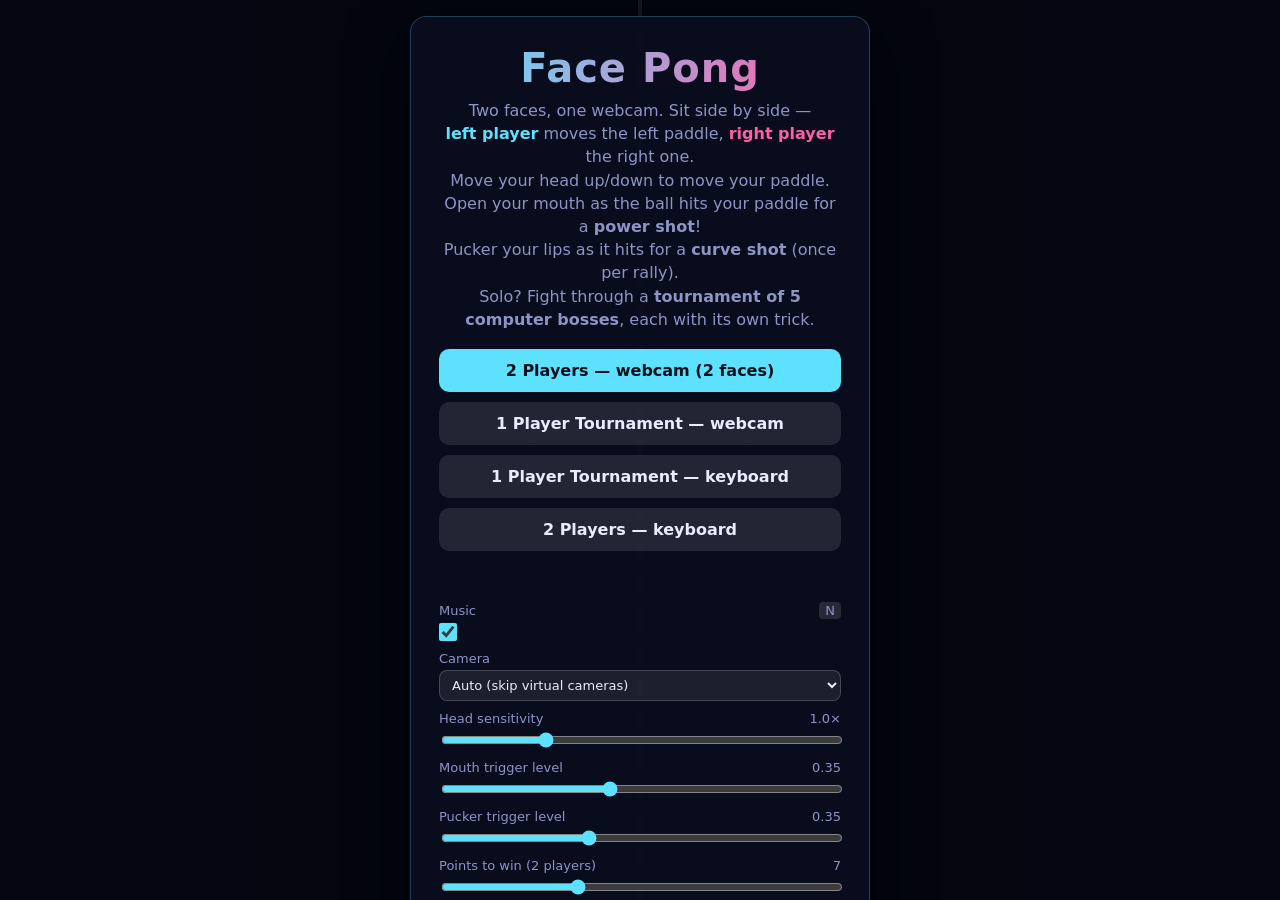
<file: pong.html>
<!doctype html>
<html lang="en">
<head>
<meta charset="utf-8">
<meta name="viewport" content="width=device-width,initial-scale=1">
<title>Face Pong</title>
<link rel="stylesheet" href="css/common.css">
<style>
  #hud { justify-content: center; }
  #hud .small { text-align: center; }
  #cam-panel { left: 50%; right: auto; transform: translateX(-50%); width: 260px; }
  .card h1 { background: linear-gradient(90deg, #5ee0ff, #ff5ea8); -webkit-background-clip: text; background-clip: text; }
  .p1 { color: #5ee0ff; } .p2 { color: #ff5ea8; }
  @media (max-width: 600px) { #cam-panel { width: 160px; } }
</style>
</head>
<body>
<canvas id="game"></canvas>

<div id="hud" class="hidden">
  <div class="small" id="hud-help"></div>
</div>

<div id="cam-panel" class="hidden">
  <div id="cam-wrap">
    <video id="cam" playsinline muted></video>
    <canvas id="cam-overlay"></canvas>
  </div>
  <div class="cam-label"><span id="cam-name"></span></div>
</div>

<div id="menu" class="screen">
  <div class="card">
    <h1>Face Pong</h1>
    <p>Two faces, one webcam. Sit side by side —<br><b class="p1">left player</b> moves the left paddle, <b class="p2">right player</b> the right one.<br>Move your head up/down to move your paddle.<br>Open your mouth as the ball hits your paddle for a <b>power shot</b>!<br>Pucker your lips as it hits for a <b>curve shot</b> (once per rally).<br>
      Solo? Fight through a <b>tournament of 5 computer bosses</b>, each with its own trick.</p>
    <div class="btns">
      <button id="btn-face2">2 Players — webcam (2 faces)</button>
      <button id="btn-cpu" class="secondary">1 Player Tournament — webcam</button>
      <button id="btn-cpu-keys" class="secondary">1 Player Tournament — keyboard</button>
      <button id="btn-keys" class="secondary">2 Players — keyboard</button>
    </div>
    <div id="status"></div>
    <div class="settings">
      <label>Music <kbd>N</kbd>
        <input id="music-toggle" type="checkbox" checked></label>
      <label>Camera
        <select id="cam-select"><option value="auto">Auto (skip virtual cameras)</option></select></label>
      <label>Head sensitivity <span id="sens-val">1.0×</span>
        <input id="sens" type="range" min="0.5" max="2.5" step="0.1" value="1"></label>
      <label>Mouth trigger level <span id="jaw-val">0.35</span>
        <input id="jaw" type="range" min="0.1" max="0.7" step="0.05" value="0.35"></label>
      <label>Pucker trigger level <span id="pucker-val">0.35</span>
        <input id="pucker" type="range" min="0.15" max="0.7" step="0.05" value="0.35"></label>
      <label>Points to win (2 players) <span id="win-val">7</span>
        <input id="win" type="range" min="3" max="15" step="1" value="7"></label>
    </div>
    <div class="help">
      Hit the ball through a glowing <b>power orb</b> to win it: <b style="color:#69db7c">⇕ big paddle</b> · <b style="color:#ffd43b">●● multi-ball</b> ·
      <b style="color:#74c0fc">❄ freeze opponent</b> · <b style="color:#ff8787">▮ goal guard</b> (saves one goal).<br>
      Webcam: both players relax and hold still for a second to calibrate. Sit far enough back that both faces fit in the preview.<br>
      Keyboard: <span class="p1">P1</span> <kbd>W</kbd>/<kbd>S</kbd> move, <kbd>D</kbd> power, <kbd>A</kbd> curve · <span class="p2">P2</span> <kbd>↑</kbd>/<kbd>↓</kbd> move, <kbd>←</kbd> power, <kbd>→</kbd> curve<br>
      Video stays on your computer; nothing is uploaded.
    </div>
    <a class="back" href="index.html">← All games</a>
  </div>
</div>

<div id="gameover" class="screen hidden">
  <div class="card">
    <h2 id="end-title">Player 1 wins!</h2>
    <p id="end-text"></p>
    <div class="btns">
      <button id="btn-again">Rematch</button>
      <button id="btn-menu" class="secondary">Menu</button>
    </div>
  </div>
</div>

<script type="module">
import { $, rand, clamp, dist2, fitCanvas, drawBanner, audio, sfx, unlockAudio, trackKeys, cameraErrorMessage } from "./js/util.js";
import { FaceTracker, Calibrator, bindCameraSelect, drawFaces, syncOverlay, puckerLevel } from "./js/face.js";
import { Music, SONGS, bindMusicToggle, setMusicEnabled, musicPrefs } from "./js/music.js";

const view = fitCanvas($("game"));
const ctx = view.ctx;
const COLORS = ["#5ee0ff", "#ff5ea8"];

// ---------- Settings ----------
const CFG = {
  rangeY: 0.08, jawThreshold: 0.35, winScore: 7, lostGrace: 0.6,
  puckerThreshold: 0.35, // lip pucker above resting level that arms a curve shot
  curve: 1.8,            // sideways pull of a curve shot, in screen heights per second²
  tourScore: 5,          // points per tournament match
  maxBalls: 3,
};
const CURVE_COLOR = "#c58bff";
// Tournament bosses, in order. maxV = paddle speed (screen heights/s), err = aiming error as a fraction of half a
// paddle (above 1 it sometimes misses outright, so a good player can beat it).
const OPPONENTS = [
  { name: "Rookie Bot", maxV: 0.7, err: 1.7, speed: 0.95, color: "#ff5ea8", trick: "Just getting started." },
  { name: "Twin Paddles", maxV: 0.85, err: 1.5, speed: 1.0, color: "#ff9f43", gimmick: "twin", trick: "Two paddles guard its goal." },
  { name: "Wall Builder", maxV: 0.95, err: 1.45, speed: 1.05, color: "#a9e34b", gimmick: "walls", trick: "Drops walls in the middle of the court." },
  { name: "Speed Demon", maxV: 1.35, err: 1.3, speed: 1.3, color: "#ffd43b", gimmick: "speed", trick: "Everything is faster." },
  { name: "Omega", maxV: 1.15, err: 1.35, speed: 1.15, color: "#e64980", gimmick: "omega", trick: "A giant paddle that splits the ball — it shrinks as you score." },
];
const POWERS = {
  big: { icon: "⇕", label: "Big paddle", color: "#69db7c", time: 10 },
  multi: { icon: "●●", label: "Multi-ball", color: "#ffd43b" },
  freeze: { icon: "❄", label: "Freeze", color: "#74c0fc", time: 1.6 },
  guard: { icon: "▮", label: "Goal guard", color: "#ff8787" },
};
const POWER_NAMES = Object.keys(POWERS);
let sensitivity = 1;
$("sens").addEventListener("input", (e) => { sensitivity = +e.target.value; $("sens-val").textContent = sensitivity.toFixed(1) + "×"; });
$("jaw").addEventListener("input", (e) => { CFG.jawThreshold = +e.target.value; $("jaw-val").textContent = CFG.jawThreshold.toFixed(2); });
$("pucker").addEventListener("input", (e) => { CFG.puckerThreshold = +e.target.value; $("pucker-val").textContent = CFG.puckerThreshold.toFixed(2); });
$("win").addEventListener("input", (e) => { CFG.winScore = +e.target.value; $("win-val").textContent = CFG.winScore; });

// ---------- Input ----------
const keys = trackKeys((code) => {
  if (code === "KeyC") S.players.forEach((p) => p.calib.reset());
  if (code === "KeyP" || code === "Escape") { if (S.running && !S.over) S.paused = !S.paused; }
  if (code === "KeyM") audio.muted = !audio.muted;
  if (code === "KeyN") setMusicEnabled(!musicPrefs.enabled);
  if (code === "KeyQ" && S.running) showMenu();
  if ((code === "Enter" || code === "NumpadEnter") && S.over) $("btn-again").click();
});

// ---------- Face tracking ----------
const video = $("cam");
const camCtx = $("cam-overlay").getContext("2d");
const tracker = new FaceTracker(video, { numFaces: 2, cameraSelect: $("cam-select"), onStatus: setStatus });
const music = new Music(SONGS.pong);
bindMusicToggle($("music-toggle"));
bindCameraSelect($("cam-select")).catch(() => {});

const usesCamera = () => S.mode === "face2" || S.mode === "cpu";
const isTour = () => S.mode === "cpu" || S.mode === "cpuKeys";
const opp = () => OPPONENTS[S.tourIdx];
const gimmick = () => (isTour() ? opp().gimmick : undefined);

// Splits detected faces between the players by which side of the (mirrored) picture they are on.
// Raw video x is un-mirrored, so the person on the LEFT of the screen has the LARGER raw x.
function assignFaces(faces) {
  if (S.mode === "cpu") {
    // Solo: follow the largest (closest) face so a passer-by in the background can't take over.
    const width = (f) => Math.abs(f.pts[454].x - f.pts[234].x); // cheek-to-cheek landmarks
    return [faces.length ? faces.reduce((a, b) => (width(b) > width(a) ? b : a)) : null, null];
  }
  if (faces.length >= 2) {
    const [a, b] = [...faces].sort((f, g) => g.nose.x - f.nose.x);
    return [a, b];
  }
  if (faces.length === 1) return faces[0].nose.x > 0.5 ? [faces[0], null] : [null, faces[0]];
  return [null, null];
}

function updateFaces(now, dt) {
  const faces = tracker.update(now, dt);
  const assigned = assignFaces(faces);
  S.players.forEach((p, i) => {
    if (!p.usesFace) return;
    const f = assigned[i];
    if (f) {
      p.present = true; p.lostFor = 0;
      p.nose = f.nose; p.jaw = f.jaw;
      p.calib.feed(f.nose, f.pucker);
      p.pucker = puckerLevel(f, p.calib.value);
    } else {
      p.present = false; p.lostFor += dt; p.jaw = 0; p.pucker = 0;
    }
  });
  drawCamOverlay(assigned);
}

function drawCamOverlay(assigned) {
  syncOverlay(camCtx.canvas, video);
  const { width: w, height: h } = camCtx.canvas;
  camCtx.clearRect(0, 0, w, h);
  if (S.mode === "face2") {
    camCtx.strokeStyle = "rgba(255,255,255,0.35)"; camCtx.setLineDash([8, 8]); camCtx.lineWidth = 2;
    camCtx.beginPath(); camCtx.moveTo(w / 2, 0); camCtx.lineTo(w / 2, h); camCtx.stroke();
    camCtx.setLineDash([]);
  }
  assigned.forEach((f, i) => { if (f) drawFaces(camCtx, [f], [COLORS[i] + "aa"]); });
  $("cam-name").textContent = tracker.cameraLabel;
}

// ---------- Game state ----------
const newPlayer = (usesFace, cpu = false) => ({
  y: 0, score: 0, usesFace, cpu, present: false, lostFor: 0, nose: { x: 0.5, y: 0.5 }, jaw: 0, pucker: 0,
  calib: new Calibrator(15), flash: 0, curveUsed: false, bigT: 0, frozen: 0, guard: false,
});
const S = {
  mode: null, running: false, paused: false, over: false, waiting: "",
  players: [newPlayer(false), newPlayer(false)],
  balls: [], speed: 0, serveTimer: 0, serveDir: 1, message: "", particles: [], cpuErr: 0,
  tourIdx: 0, orb: null, orbTimer: 6, walls: [], wallTimer: 4, texts: [],
};
// Handy for debugging in the console; step(dt) advances the game without waiting for animation frames.
window.facePong = {
  S, music, tracker, keys, assignFaces, CFG, OPPONENTS, POWERS, paddlesOf: (i) => paddlesOf(i),
  start: (mode, tourIdx = 0) => startGame(mode, tourIdx), give: (i, kind) => givePower(i, kind),
  step: (dt = 1 / 60) => update(dt),
};

const paddle = () => ({ w: 14, h: clamp(view.H * 0.2, 70, 170), inset: Math.max(28, view.W * 0.04) });
const baseSpeed = () => clamp(view.W * 0.45, 300, 700) * (isTour() ? opp().speed : 1);
const ballR = () => clamp(Math.min(view.W, view.H) * 0.018, 11, 16);
const winTarget = () => (isTour() ? CFG.tourScore : CFG.winScore);

// The paddle(s) a player hits with: { y, h } centred boxes. Big paddle power, the twin and omega bosses change them.
function paddlesOf(i) {
  const p = S.players[i];
  let h = paddle().h * (p.bigT > 0 ? 1.6 : 1);
  if (p.cpu && gimmick() === "omega") h *= Math.max(0.9, 1.7 - 0.12 * S.players[0].score);
  if (p.cpu && gimmick() === "twin") { const hh = h * 0.7, gap = view.H * 0.22; return [{ y: p.y - gap, h: hh }, { y: p.y + gap, h: hh }]; }
  return [{ y: p.y, h }];
}
// How far the paddle set reaches above/below p.y (used to keep it on screen).
const reachOf = (i) => Math.max(...paddlesOf(i).map((pd) => Math.abs(pd.y - S.players[i].y) + pd.h / 2));

function startGame(mode, tourIdx = 0) {
  S.mode = mode;
  S.tourIdx = tourIdx;
  S.players = [newPlayer(mode === "face2" || mode === "cpu"), newPlayer(mode === "face2", isTour())];
  S.players.forEach((p) => (p.y = view.H / 2));
  Object.assign(S, { running: true, paused: false, over: false, particles: [], texts: [], message: "", orb: null, orbTimer: 6, walls: [], wallTimer: 4 });
  serve(Math.random() < 0.5 ? -1 : 1);
  if (isTour()) { S.message = `Match ${tourIdx + 1}/${OPPONENTS.length} — vs ${opp().name}: ${opp().trick}`; S.serveTimer = 3; }
  keys.clear();
  music.restart();
  unlockAudio();
  $("menu").classList.add("hidden");
  $("gameover").classList.add("hidden");
  $("hud").classList.remove("hidden");
  $("cam-panel").classList.toggle("hidden", !usesCamera());
  const p1Keys = `<span class="p1">P1</span> <kbd>W</kbd>/<kbd>S</kbd> · <kbd>D</kbd> power · <kbd>A</kbd> curve`;
  const common = `<kbd>P</kbd> pause · <kbd>M</kbd> mute · <kbd>N</kbd> music · <kbd>Q</kbd> quit`;
  $("hud-help").innerHTML = mode === "keys"
    ? `${p1Keys} &nbsp;|&nbsp; <span class="p2">P2</span> <kbd>↑</kbd>/<kbd>↓</kbd> · <kbd>←</kbd> power · <kbd>→</kbd> curve &nbsp;|&nbsp; ${common}`
    : mode === "cpuKeys" ? `${p1Keys} &nbsp;|&nbsp; ${common}`
    : `Head up/down = paddle · at impact: mouth open = power, pucker = curve · <kbd>C</kbd> recalibrate · ${common}`;
}

function serve(dir) {
  const r = ballR();
  S.balls = [{ x: view.W / 2, y: view.H / 2, vx: 0, vy: 0, r, power: false, curve: 0, trail: [], lastHit: -1 }];
  S.players.forEach((p) => (p.curveUsed = false)); // one curve shot per player per rally
  S.speed = baseSpeed();
  S.serveDir = dir;
  S.serveTimer = 1.2;
  S.walls = [];
}

function launch() {
  const a = rand(-0.5, 0.5), b = S.balls[0];
  b.vx = Math.cos(a) * S.speed * S.serveDir;
  b.vy = Math.sin(a) * S.speed;
}

function playerName(i) {
  if (isTour()) return i === 0 ? "You" : opp().name;
  return `Player ${i + 1}`;
}

function pointTo(i, ball) {
  const p = S.players[i];
  p.score++;
  sfx("score");
  burst(ball.x, ball.y, COLORS[i], 30, 300);
  if (p.score >= winTarget()) { matchWon(i); return; }
  S.message = `${playerName(i)} scores!`;
  serve(i === 0 ? 1 : -1); // serve toward the player who conceded
}

function matchWon(i) {
  const [a, b] = S.players;
  if (isTour() && i === 0 && S.tourIdx + 1 < OPPONENTS.length) {
    // Beat this boss: on to the next one (scores reset, powers cleared)
    const beaten = opp().name;
    S.tourIdx++;
    S.players.forEach((p) => Object.assign(p, { score: 0, bigT: 0, frozen: 0, guard: false, y: view.H / 2 }));
    S.players[1].cpu = true;
    S.orb = null; S.orbTimer = 6;
    sfx("win");
    serve(1);
    S.message = `You beat ${beaten}! Next — ${opp().name}: ${opp().trick}`;
    S.serveTimer = 3.2;
    return;
  }
  S.over = true;
  sfx("win");
  if (isTour()) {
    $("end-title").textContent = i === 0 ? "Tournament champion! 🏆" : `Knocked out by ${opp().name}`;
    $("end-title").className = i === 0 ? "p1" : "p2";
    $("end-text").innerHTML = i === 0 ? `You beat all ${OPPONENTS.length} bosses.`
      : `Match ${S.tourIdx + 1}/${OPPONENTS.length} · <span class="p1">${a.score}</span> : <span class="p2">${b.score}</span><br>Rematch to retry this boss.`;
    $("btn-again").textContent = i === 0 ? "Play again" : "Rematch";
  } else {
    $("end-title").textContent = `${playerName(i)} wins! 🎉`;
    $("end-title").className = i === 0 ? "p1" : "p2";
    $("end-text").innerHTML = `<span class="p1">${a.score}</span> : <span class="p2">${b.score}</span>`;
    $("btn-again").textContent = "Rematch";
  }
  setTimeout(() => { if (S.over) $("gameover").classList.remove("hidden"); }, 600);
}

function showMenu() {
  S.running = false; S.over = false;
  tracker.stop();
  $("gameover").classList.add("hidden");
  $("hud").classList.add("hidden");
  $("cam-panel").classList.add("hidden");
  $("menu").classList.remove("hidden");
  setStatus("");
}

function burst(x, y, color, n = 14, speed = 220) {
  for (let i = 0; i < n; i++) {
    const a = Math.random() * Math.PI * 2, s = rand(0.2, 1) * speed;
    S.particles.push({ x, y, vx: Math.cos(a) * s, vy: Math.sin(a) * s, life: rand(0.3, 0.7), max: 0.7, color });
  }
}

function floatText(x, y, text, color) {
  const stacked = S.texts.filter((t) => Math.abs(t.x - x) < 1 && t.life > 0.6).length; // don't overlap simultaneous popups
  S.texts.push({ x, y: y + stacked * 26, text, color, life: 1.2 });
}

// ---------- Powers ----------
function givePower(i, kind) {
  const p = S.players[i], pw = POWERS[kind], other = S.players[1 - i];
  if (kind === "big") p.bigT = pw.time;
  else if (kind === "freeze") other.frozen = pw.time;
  else if (kind === "guard") p.guard = true;
  else if (kind === "multi") {
    const b = S.balls[0];
    for (const s of [-1, 1]) {
      if (S.balls.length >= CFG.maxBalls || !b) break;
      const a = Math.atan2(b.vy, b.vx) + s * 0.35, sp = Math.hypot(b.vx, b.vy) || S.speed;
      S.balls.push({ ...b, vx: Math.cos(a) * sp, vy: Math.sin(a) * sp, trail: [], curve: 0 });
    }
  }
  floatText(i === 0 ? view.W * 0.3 : view.W * 0.7, view.H * 0.3, `${pw.icon} ${pw.label}!`, pw.color);
  sfx("shield");
}

// ---------- Update ----------
function waitingReason() {
  if (S.paused) return "Paused — press P";
  if (!usesCamera()) return "";
  const faceP = S.players.map((p, i) => ({ p, i })).filter(({ p }) => p.usesFace);
  const lost = faceP.filter(({ p }) => p.lostFor > CFG.lostGrace);
  if (lost.length === faceP.length && tracker.dark) return tracker.lostMessage();
  if (lost.length === 2) return "Both players: look at the camera (sit side by side)";
  if (lost.length === 1) {
    const i = lost[0].i;
    return S.mode === "cpu" ? tracker.lostMessage() : `${playerName(i)} (${i === 0 ? "left" : "right"}): face not found`;
  }
  const uncal = faceP.filter(({ p }) => !p.calib.value);
  if (uncal.length) return uncal.length === 2 ? "Both players: hold still… calibrating" : `${playerName(uncal[0].i)}: hold still… calibrating`;
  return "";
}

function update(dt) {
  for (const p of S.particles) { p.x += p.vx * dt; p.y += p.vy * dt; p.vx *= 0.96; p.vy *= 0.96; p.life -= dt; }
  S.particles = S.particles.filter((p) => p.life > 0);
  for (const t of S.texts) { t.y -= 30 * dt; t.life -= dt; }
  S.texts = S.texts.filter((t) => t.life > 0);

  S.waiting = "";
  if (!S.running || S.over) return;
  S.waiting = waitingReason();
  if (S.waiting) return;

  const { W, H } = view, pad = paddle();

  // Paddles
  S.players.forEach((p, i) => {
    p.flash = Math.max(0, p.flash - dt);
    p.bigT = Math.max(0, p.bigT - dt);
    if (p.frozen > 0) { p.frozen = Math.max(0, p.frozen - dt); return; }
    const reach = reachOf(i);
    if (p.usesFace) {
      const c = p.calib.value;
      const ay = clamp(((p.nose.y - c.y) / CFG.rangeY) * sensitivity, -1, 1);
      const target = H / 2 + ay * (H / 2 - reach - 6);
      p.y += (target - p.y) * (1 - Math.exp(-dt * 14));
    } else if (p.cpu) {
      // Follows the nearest incoming ball with an aiming error; drifts to the middle otherwise.
      const incoming = S.balls.filter((b) => b.vx > 0).sort((a, b) => (W - a.x) / a.vx - (W - b.x) / b.vx)[0];
      const half = paddlesOf(i)[0].h / 2, o = isTour() ? opp() : { maxV: 0.95, err: 0.8 };
      if (incoming && Math.random() < dt * 2) S.cpuErr = rand(-half * o.err, half * o.err);
      let target = incoming ? incoming.y + S.cpuErr : H / 2;
      if (gimmick() === "twin" && incoming) target += incoming.y < p.y ? H * 0.22 : -H * 0.22; // line up the nearer paddle
      const maxV = H * o.maxV;
      p.y += clamp(target - p.y, -maxV * dt, maxV * dt);
    } else {
      const up = i === 0 ? keys.has("KeyW") : keys.has("ArrowUp");
      const down = i === 0 ? keys.has("KeyS") : keys.has("ArrowDown");
      p.y += (down - up) * H * 1.1 * dt;
    }
    p.y = clamp(p.y, reach + 6, H - reach - 6);
  });

  // Serve countdown
  if (S.serveTimer > 0) {
    S.serveTimer -= dt;
    if (S.serveTimer <= 0) { S.message = ""; launch(); }
    return;
  }

  // Power orb: appears mid-court; a ball passing through gives it to whoever hit that ball last
  if (!S.orb && (S.orbTimer -= dt) <= 0) S.orb = { x: W * rand(0.35, 0.65), y: H * rand(0.2, 0.8), kind: POWER_NAMES[Math.floor(Math.random() * POWER_NAMES.length)], t: 0, r: 26 };
  if (S.orb) S.orb.t += dt;
  // Wall Builder drops temporary walls in the middle of the court
  if (gimmick() === "walls" && (S.wallTimer -= dt) <= 0) {
    S.wallTimer = 4.5;
    S.walls.push({ x: W * rand(0.42, 0.58) - 9, y: H * rand(0.15, 0.65), w: 18, h: H * 0.2, life: 5.5 });
  }
  for (const wl of S.walls) wl.life -= dt;
  S.walls = S.walls.filter((wl) => wl.life > 0);

  // Balls
  const faces = [pad.inset + pad.w / 2, W - pad.inset - pad.w / 2]; // inner face x of each paddle
  for (const b of S.balls) {
    const prevX = b.x;
    if (b.curve) b.vy = clamp(b.vy + b.curve * dt, -S.speed * 1.2, S.speed * 1.2); // curve shot bends the path
    b.x += b.vx * dt; b.y += b.vy * dt;
    b.trail.push({ x: b.x, y: b.y }); if (b.trail.length > 12) b.trail.shift();
    if (b.y < b.r) { b.y = b.r; b.vy = Math.abs(b.vy); sfx("wall"); }
    if (b.y > H - b.r) { b.y = H - b.r; b.vy = -Math.abs(b.vy); sfx("wall"); }
    for (const wl of S.walls) bounceOffWall(b, wl);

    // Paddle hits (checks the crossing so a fast ball can't tunnel through)
    for (const i of [0, 1]) {
      const dir = i === 0 ? -1 : 1; // ball direction that approaches this paddle
      if (Math.sign(b.vx) !== dir) continue;
      const edge = faces[i];
      const crossed = i === 0 ? prevX - b.r >= edge && b.x - b.r <= edge : prevX + b.r <= edge && b.x + b.r >= edge;
      if (!crossed) continue;
      const pd = paddlesOf(i).find((q) => Math.abs(b.y - q.y) <= q.h / 2 + b.r);
      if (pd) hitBall(b, i, pd, edge, dir);
    }

    if (S.orb && dist2(b.x, b.y, S.orb.x, S.orb.y) < (S.orb.r + b.r) ** 2 && b.lastHit >= 0) {
      burst(S.orb.x, S.orb.y, POWERS[S.orb.kind].color, 24, 260);
      givePower(b.lastHit, S.orb.kind);
      S.orb = null; S.orbTimer = rand(7, 11);
    }

    // Goals (a goal guard bounces the ball back once)
    for (const i of [0, 1]) {
      const out = i === 0 ? b.x < -b.r : b.x > W + b.r;
      if (!out) continue;
      const p = S.players[i];
      if (p.guard) {
        p.guard = false;
        b.x = i === 0 ? b.r : W - b.r; b.vx = -b.vx;
        burst(b.x, b.y, POWERS.guard.color, 24, 240); sfx("bounce");
        continue;
      }
      pointTo(1 - i, b);
      return; // serve() replaced the balls
    }
  }
}

function hitBall(b, i, pd, edge, dir) {
  const { W, H } = view, half = pd.h / 2, p = S.players[i];
  const rel = clamp((b.y - pd.y) / half, -1, 1);
  const angle = rel * (Math.PI / 3);
  S.speed = Math.min(S.speed * (gimmick() === "speed" ? 1.08 : 1.06), W * 1.3);
  const power = isPowering(i);
  const sp = S.speed * (power ? 1.45 : 1);
  b.vx = -dir * Math.cos(angle) * sp;
  b.vy = Math.sin(angle) * sp;
  b.x = edge - dir * b.r;
  b.power = power;
  b.lastHit = i;
  // Curve shot: pull against the ball's vertical direction so it bends back mid-flight
  const curve = isCurving(i);
  if (curve) p.curveUsed = true;
  b.curve = curve ? -(Math.sign(b.vy) || (Math.random() < 0.5 ? -1 : 1)) * CFG.curve * H : 0;
  p.flash = 0.25;
  burst(b.x, b.y, power ? "#ffd25e" : curve ? CURVE_COLOR : COLORS[i], power || curve ? 26 : 10, power ? 320 : 180);
  sfx(power ? "power" : "paddle");
  if (curve) sfx("curve");
  // Omega splits the ball now and then
  if (p.cpu && gimmick() === "omega" && S.balls.length < CFG.maxBalls && Math.random() < 0.3) {
    S.balls.push({ ...b, vy: -b.vy || S.speed * 0.3, trail: [], curve: 0 });
    floatText(W * 0.7, H * 0.2, "Ball split!", opp().color);
  }
}

// Bounces a ball off a rectangular wall along whichever axis it overlaps least.
function bounceOffWall(b, wl) {
  const cx = clamp(b.x, wl.x, wl.x + wl.w), cy = clamp(b.y, wl.y, wl.y + wl.h);
  if (dist2(b.x, b.y, cx, cy) > b.r * b.r) return;
  const ox = Math.min(b.x + b.r - wl.x, wl.x + wl.w - (b.x - b.r)), oy = Math.min(b.y + b.r - wl.y, wl.y + wl.h - (b.y - b.r));
  if (ox < oy) { b.vx = b.x < wl.x + wl.w / 2 ? -Math.abs(b.vx) : Math.abs(b.vx); b.x += b.vx > 0 ? ox : -ox; }
  else { b.vy = b.y < wl.y + wl.h / 2 ? -Math.abs(b.vy) : Math.abs(b.vy); b.y += b.vy > 0 ? oy : -oy; }
  sfx("wall");
}

function isPowering(i) {
  const p = S.players[i];
  if (p.usesFace) return p.jaw > CFG.jawThreshold;
  if (p.cpu) return Math.random() < (gimmick() === "speed" ? 0.25 : 0.15);
  return i === 0 ? keys.has("KeyD") : keys.has("ArrowLeft");
}

function isCurving(i) {
  const p = S.players[i];
  if (p.curveUsed) return false;
  if (p.usesFace) return p.pucker > CFG.puckerThreshold;
  if (p.cpu) return Math.random() < 0.12;
  return i === 0 ? keys.has("KeyA") : keys.has("ArrowRight");
}

// ---------- Render ----------
function render() {
  const { W, H } = view;
  ctx.fillStyle = "#070a18";
  ctx.fillRect(0, 0, W, H);
  // court
  ctx.strokeStyle = "rgba(255,255,255,0.15)"; ctx.lineWidth = 4; ctx.setLineDash([16, 18]);
  ctx.beginPath(); ctx.moveTo(W / 2, 0); ctx.lineTo(W / 2, H); ctx.stroke(); ctx.setLineDash([]);
  ctx.strokeStyle = "rgba(255,255,255,0.08)"; ctx.lineWidth = 2;
  ctx.beginPath(); ctx.arc(W / 2, H / 2, Math.min(W, H) * 0.12, 0, Math.PI * 2); ctx.stroke();

  if (!S.running) return;
  const pad = paddle();
  const p2Color = isTour() ? opp().color : COLORS[1];

  // scores
  const scoreSize = Math.round(Math.min(W, H) * 0.12);
  ctx.font = `700 ${scoreSize}px system-ui, sans-serif`;
  ctx.textAlign = "center"; ctx.textBaseline = "top";
  ctx.fillStyle = "rgba(94,224,255,0.35)"; ctx.fillText(S.players[0].score, W * 0.3, H * 0.06);
  ctx.fillStyle = "rgba(255,94,168,0.35)"; ctx.fillText(S.players[1].score, W * 0.7, H * 0.06);
  ctx.font = `600 13px system-ui, sans-serif`;
  ctx.fillStyle = "rgba(255,255,255,0.45)";
  ctx.fillText(playerName(0), W * 0.3, H * 0.06 - 18);
  ctx.fillStyle = isTour() ? p2Color : "rgba(255,255,255,0.45)";
  ctx.fillText(isTour() ? `Boss ${S.tourIdx + 1}/${OPPONENTS.length}: ${playerName(1)}` : playerName(1), W * 0.7, H * 0.06 - 18);
  // curve shot availability + active powers
  S.players.forEach((p, i) => {
    const x = W * (i === 0 ? 0.3 : 0.7);
    ctx.fillStyle = p.curveUsed ? "rgba(255,255,255,0.2)" : "rgba(197,139,255,0.8)";
    ctx.fillText(p.curveUsed ? "curve used" : "curve ready", x, H * 0.06 + scoreSize + 6);
    const tags = [p.bigT > 0 && `⇕ ${Math.ceil(p.bigT)}s`, p.frozen > 0 && "❄ frozen", p.guard && "▮ guard"].filter(Boolean).join("  ");
    if (tags) { ctx.fillStyle = "#ffd43b"; ctx.fillText(tags, x, H * 0.06 + scoreSize + 24); }
  });

  // walls + power orb
  for (const wl of S.walls) {
    ctx.fillStyle = `rgba(169,227,75,${clamp(wl.life, 0, 1) * 0.85})`; ctx.shadowColor = "#a9e34b"; ctx.shadowBlur = 14;
    roundRect(wl.x, wl.y, wl.w, wl.h, 5);
  }
  ctx.shadowBlur = 0;
  if (S.orb) drawOrb(S.orb);

  // goal guards
  S.players.forEach((p, i) => {
    if (!p.guard) return;
    ctx.fillStyle = POWERS.guard.color; ctx.shadowColor = POWERS.guard.color; ctx.shadowBlur = 16;
    ctx.fillRect(i === 0 ? 0 : W - 5, 0, 5, H);
    ctx.shadowBlur = 0;
  });

  // paddles: gold = power armed (mouth open), purple = curve armed (pucker), grey = frozen
  S.players.forEach((p, i) => {
    const x = i === 0 ? pad.inset - pad.w / 2 : W - pad.inset - pad.w / 2;
    const armed = isArmedVisual(i);
    const col = p.frozen > 0 ? "#adb5bd" : armed === "power" ? "#ffd25e" : armed === "curve" ? CURVE_COLOR : i === 1 ? p2Color : COLORS[i];
    ctx.shadowColor = col;
    ctx.shadowBlur = armed ? 28 : 12 + p.flash * 60;
    ctx.fillStyle = col;
    for (const pd of paddlesOf(i)) roundRect(x, pd.y - pd.h / 2, pad.w, pd.h, 7);
    ctx.shadowBlur = 0;
  });

  // balls + trails (gold = power shot, purple = curve shot)
  for (const b of S.balls) {
    const ballCol = b.power ? "#ffd25e" : b.curve ? CURVE_COLOR : "#ffffff";
    b.trail.forEach((t, k) => {
      ctx.globalAlpha = (k / b.trail.length) * 0.35;
      ctx.fillStyle = b.power ? "#ffb35e" : ballCol;
      ctx.beginPath(); ctx.arc(t.x, t.y, b.r * (0.5 + k / b.trail.length / 2), 0, Math.PI * 2); ctx.fill();
    });
    ctx.globalAlpha = 1;
    ctx.shadowColor = b.power ? "#ffb35e" : ballCol; ctx.shadowBlur = b.power || b.curve ? 30 : 12;
    ctx.fillStyle = ballCol;
    ctx.beginPath(); ctx.arc(b.x, b.y, b.r, 0, Math.PI * 2); ctx.fill();
    ctx.shadowBlur = 0;
  }

  for (const p of S.particles) {
    ctx.globalAlpha = clamp(p.life / p.max, 0, 1);
    ctx.fillStyle = p.color;
    ctx.fillRect(p.x - 2, p.y - 2, 4, 4);
  }
  ctx.globalAlpha = 1;
  ctx.font = "700 20px system-ui, sans-serif"; ctx.textBaseline = "middle";
  for (const t of S.texts) { ctx.globalAlpha = clamp(t.life, 0, 1); ctx.fillStyle = t.color; ctx.fillText(t.text, t.x, t.y); }
  ctx.globalAlpha = 1;

  if (S.waiting) drawBanner(ctx, W, H, S.waiting);
  else if (S.serveTimer > 0) drawBanner(ctx, W, H, S.message || `Get ready… ${Math.ceil(S.serveTimer)}`, "#ffffff");
}

function drawOrb(o) {
  const pw = POWERS[o.kind], pulse = 0.5 + 0.5 * Math.sin(o.t * 6);
  ctx.save();
  ctx.translate(o.x, o.y);
  ctx.shadowColor = pw.color; ctx.shadowBlur = 20 + pulse * 20;
  ctx.fillStyle = "rgba(10,14,32,0.8)";
  ctx.beginPath(); ctx.arc(0, 0, o.r, 0, Math.PI * 2); ctx.fill();
  ctx.strokeStyle = pw.color; ctx.lineWidth = 3; ctx.setLineDash([8, 6]); ctx.rotate(o.t);
  ctx.beginPath(); ctx.arc(0, 0, o.r, 0, Math.PI * 2); ctx.stroke(); ctx.setLineDash([]);
  ctx.rotate(-o.t); ctx.shadowBlur = 0;
  ctx.fillStyle = pw.color; ctx.font = `800 ${o.r}px system-ui, sans-serif`; ctx.textAlign = "center"; ctx.textBaseline = "middle";
  ctx.fillText(pw.icon, 0, 1);
  ctx.restore();
}

// Which shot a player currently has armed: "power" (mouth open), "curve" (pucker) or "".
function isArmedVisual(i) {
  const p = S.players[i];
  if (p.cpu) return "";
  const power = p.usesFace ? p.jaw > CFG.jawThreshold : i === 0 ? keys.has("KeyD") : keys.has("ArrowLeft");
  if (power) return "power";
  const curve = p.usesFace ? p.pucker > CFG.puckerThreshold : i === 0 ? keys.has("KeyA") : keys.has("ArrowRight");
  return curve && !p.curveUsed ? "curve" : "";
}

function roundRect(x, y, w, h, r) {
  ctx.beginPath();
  ctx.moveTo(x + r, y); ctx.arcTo(x + w, y, x + w, y + h, r); ctx.arcTo(x + w, y + h, x, y + h, r);
  ctx.arcTo(x, y + h, x, y, r); ctx.arcTo(x, y, x + w, y, r); ctx.closePath(); ctx.fill();
}

// ---------- Main loop ----------
let last = performance.now();
function frame(now) {
  const dt = Math.min((now - last) / 1000, 0.05);
  if (dt <= 0) { requestAnimationFrame(frame); return; }
  last = now;
  if (S.running && usesCamera()) updateFaces(now, dt);
  music.setPlaying(S.running && !S.over && !S.paused);
  update(dt);
  render();
  requestAnimationFrame(frame);
}
requestAnimationFrame(frame);

// ---------- Menu wiring ----------
function setStatus(msg, isError = false) {
  const el = $("status");
  el.textContent = msg;
  el.classList.toggle("error", isError);
}

const menuBtns = [$("btn-face2"), $("btn-cpu"), $("btn-cpu-keys"), $("btn-keys")];
async function startWithCamera(mode, tourIdx = 0) {
  menuBtns.forEach((b) => (b.disabled = true));
  unlockAudio();
  try {
    await tracker.start();
    startGame(mode, tourIdx);
  } catch (err) {
    console.error(err);
    setStatus(cameraErrorMessage(err), true);
  } finally {
    menuBtns.forEach((b) => (b.disabled = false));
  }
}
$("btn-face2").addEventListener("click", () => startWithCamera("face2"));
$("btn-cpu").addEventListener("click", () => startWithCamera("cpu"));
$("btn-cpu-keys").addEventListener("click", () => { tracker.stop(); startGame("cpuKeys"); });
$("btn-keys").addEventListener("click", () => { tracker.stop(); startGame("keys"); });
// Rematch: a lost tournament match retries the same boss; otherwise start over
$("btn-again").addEventListener("click", () => {
  const champion = isTour() && S.players[0].score >= winTarget();
  startGame(S.mode, isTour() && !champion ? S.tourIdx : 0);
});
$("btn-menu").addEventListener("click", showMenu);
</script>
</body>
</html>
</file>
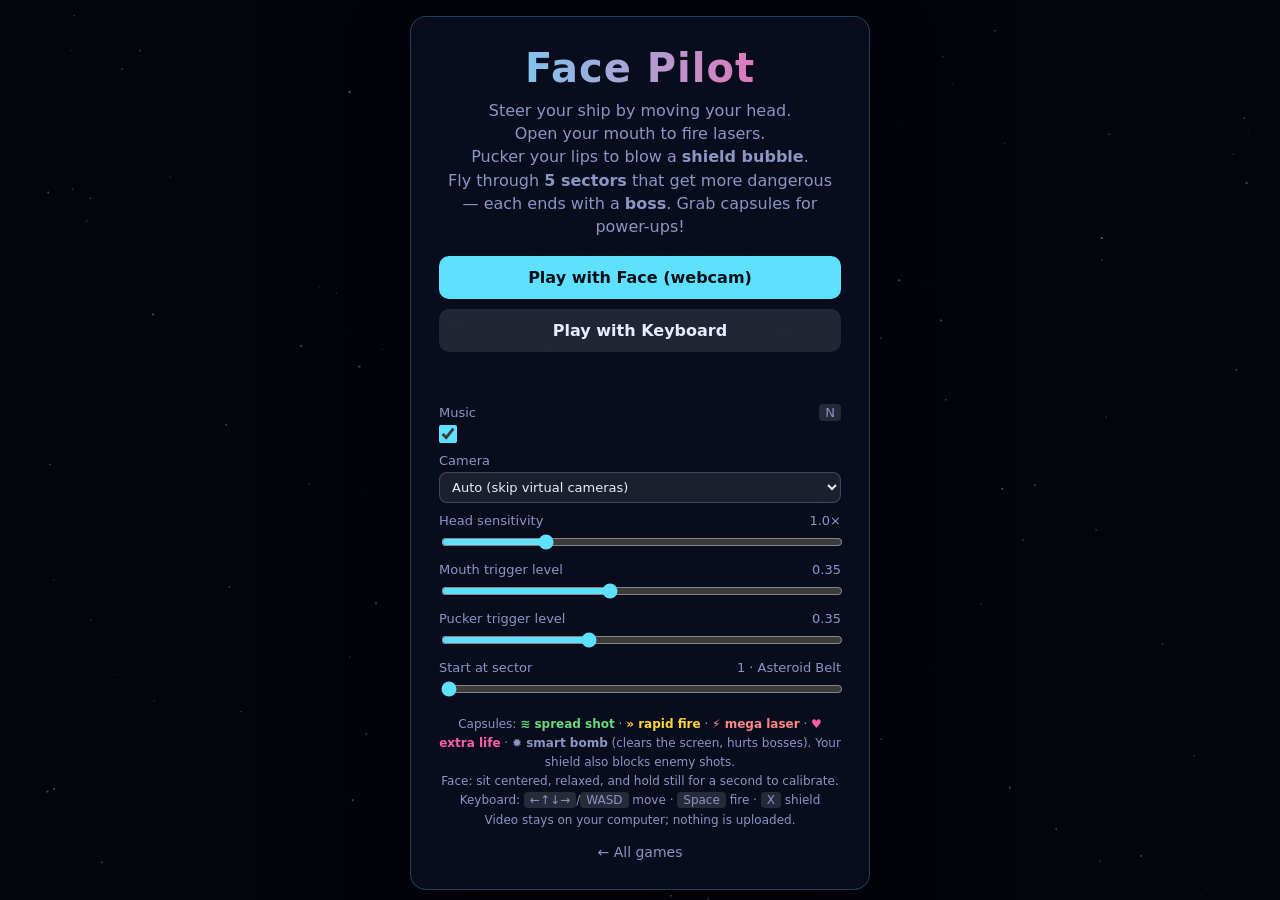
<file: space.html>
<!doctype html>
<html lang="en">
<head>
<meta charset="utf-8">
<meta name="viewport" content="width=device-width,initial-scale=1">
<title>Face Pilot</title>
<link rel="stylesheet" href="css/common.css">
</head>
<body>
<canvas id="game"></canvas>

<div id="hud" class="hidden">
  <div>
    <div class="big">Score <span id="score">0</span></div>
    <div class="small">Best <span id="best">0</span> · <kbd>C</kbd> recalibrate · <kbd>P</kbd> pause · <kbd>M</kbd> mute · <kbd>N</kbd> music · <kbd>Q</kbd> quit</div>
  </div>
  <div class="right">
    <div id="lives" class="hearts"></div>
    <div class="small">Sector <span id="sector">1</span> · Shield <span id="shield-status">ready</span></div>
    <div class="small" id="power-status"></div>
  </div>
</div>

<div id="cam-panel" class="hidden">
  <div id="cam-wrap">
    <video id="cam" playsinline muted></video>
    <canvas id="cam-overlay"></canvas>
  </div>
  <div class="meter-row">mouth<div class="meter"><div id="mouth-fill" class="meter-fill"></div><div id="mouth-thresh" class="meter-thresh"></div></div></div>
  <div class="meter-row">pucker<div class="meter"><div id="pucker-fill" class="meter-fill"></div><div id="pucker-thresh" class="meter-thresh"></div></div></div>
  <div class="cam-label"><span id="cam-name"></span> · mouth → fire · pucker → shield</div>
</div>

<div id="menu" class="screen">
  <div class="card">
    <h1>Face Pilot</h1>
    <p>Steer your ship by moving your head.<br>Open your mouth to fire lasers.<br>Pucker your lips to blow a <b>shield bubble</b>.<br>
      Fly through <b>5 sectors</b> that get more dangerous — each ends with a <b>boss</b>. Grab capsules for power-ups!</p>
    <div class="btns">
      <button id="btn-face">Play with Face (webcam)</button>
      <button id="btn-keys" class="secondary">Play with Keyboard</button>
    </div>
    <div id="status"></div>
    <div class="settings">
      <label>Music <kbd>N</kbd>
        <input id="music-toggle" type="checkbox" checked></label>
      <label>Camera
        <select id="cam-select"><option value="auto">Auto (skip virtual cameras)</option></select></label>
      <label>Head sensitivity <span id="sens-val">1.0×</span>
        <input id="sens" type="range" min="0.5" max="2.5" step="0.1" value="1"></label>
      <label>Mouth trigger level <span id="jaw-val">0.35</span>
        <input id="jaw" type="range" min="0.1" max="0.7" step="0.05" value="0.35"></label>
      <label>Pucker trigger level <span id="pucker-val">0.35</span>
        <input id="pucker" type="range" min="0.15" max="0.7" step="0.05" value="0.35"></label>
      <label>Start at sector <span id="start-val">1 · Asteroid Belt</span>
        <input id="start-sector" type="range" min="1" max="5" step="1" value="1"></label>
    </div>
    <div class="help">
      Capsules: <b style="color:#69db7c">≋ spread shot</b> · <b style="color:#ffd43b">» rapid fire</b> · <b style="color:#ff8787">⚡ mega laser</b> ·
      <b style="color:#ff5ea8">♥ extra life</b> · <b>✹ smart bomb</b> (clears the screen, hurts bosses). Your shield also blocks enemy shots.<br>
      Face: sit centered, relaxed, and hold still for a second to calibrate.<br>
      Keyboard: <kbd>←↑↓→</kbd>/<kbd>WASD</kbd> move · <kbd>Space</kbd> fire · <kbd>X</kbd> shield<br>
      Video stays on your computer; nothing is uploaded.
    </div>
    <a class="back" href="index.html">← All games</a>
  </div>
</div>

<div id="gameover" class="screen hidden">
  <div class="card">
    <h2 id="end-title">Game Over</h2>
    <p><span id="end-text"></span><br>Score <b id="final-score">0</b> · Best <b id="final-best">0</b></p>
    <div class="btns">
      <button id="btn-again">Play again</button>
      <button id="btn-menu" class="secondary">Menu</button>
    </div>
  </div>
</div>

<script type="module">
import { $, rand, clamp, dist2, loadNum, saveStr, fitCanvas, drawBanner, audio, sfx, unlockAudio, trackKeys, cameraErrorMessage } from "./js/util.js";
import { FaceTracker, Calibrator, bindCameraSelect, drawFaces, syncOverlay, puckerLevel } from "./js/face.js";
import { Music, SONGS, bindMusicToggle, setMusicEnabled, musicPrefs } from "./js/music.js";

const view = fitCanvas($("game"));
const ctx = view.ctx;

// ---------- Settings ----------
const CFG = {
  rangeX: 0.11,       // nose travel (fraction of video width) for full left/right
  rangeY: 0.08,       // nose travel (fraction of video height) for full up/down
  jawThreshold: 0.35, // jawOpen blendshape score that fires
  fireCooldown: 0.16,
  lives: 3, maxLives: 5,
  puckerThreshold: 0.35, // lip pucker above resting level that raises the shield
  shieldTime: 2.5,
  shieldCooldown: 8,     // counted from when the shield goes up
  shieldR: 34,
  laserR: 7,             // extra hit reach of a laser (mega laser: 16)
  startSector: 1,
};

// Each sector runs for `time` seconds of waves, then its boss. Later sectors are faster and add enemies.
const SECTORS = [
  { name: "Asteroid Belt", time: 40, astRate: 1.0, astSpeed: 1.0, fighterGap: 0, mineGap: 0, bg: "#05060f", neb: "94,224,255" },
  { name: "Nebula", time: 40, astRate: 1.25, astSpeed: 1.1, fighterGap: 7, mineGap: 0, bg: "#0b0618", neb: "197,139,255" },
  { name: "Pirate Lanes", time: 40, astRate: 1.4, astSpeed: 1.2, fighterGap: 4.5, mineGap: 0, bg: "#120707", neb: "255,120,90" },
  { name: "Hive", time: 40, astRate: 1.55, astSpeed: 1.3, fighterGap: 3.5, mineGap: 6, bg: "#04110a", neb: "105,219,124" },
  { name: "Void", time: 40, astRate: 1.7, astSpeed: 1.4, fighterGap: 3, mineGap: 4.5, bg: "#020204", neb: "255,94,168" },
];
// Bosses cycle through their attack list every `rate` seconds (faster below half health).
const BOSSES = [
  { name: "Rock Titan", hp: 80, kind: "rock", color: "#c9a27a", attacks: ["rocks", "aimed"], rate: 1.7, speed: 0.35 },
  { name: "Saucer Queen", hp: 110, kind: "saucer", color: "#c58bff", attacks: ["aimed3", "aimed", "ring"], rate: 1.35, speed: 0.55 },
  { name: "Pirate Cruiser", hp: 140, kind: "cruiser", color: "#ff8a5e", attacks: ["spread", "aimed3", "rocks"], rate: 1.25, speed: 0.4 },
  { name: "Hive Mother", hp: 170, kind: "hive", color: "#69db7c", attacks: ["spawn", "spread", "aimed3"], rate: 1.3, speed: 0.45 },
  { name: "Void Dreadnought", hp: 220, kind: "dread", color: "#ff5ea8", attacks: ["ring", "spread", "aimed3", "rocks", "spawn"], rate: 1.05, speed: 0.6 },
];
const POWERS = {
  spread: { label: "Spread shot", icon: "≋", color: "#69db7c", time: 10, weight: 3 },
  rapid: { label: "Rapid fire", icon: "»", color: "#ffd43b", time: 8, weight: 3 },
  mega: { label: "Mega laser", icon: "⚡", color: "#ff8787", time: 8, weight: 2 },
  life: { label: "Extra life", icon: "♥", color: "#ff5ea8", weight: 1 },
  bomb: { label: "Smart bomb", icon: "✹", color: "#ffffff", weight: 1.5 },
};
const TIMED = ["spread", "rapid", "mega"];

let sensitivity = 1;
$("sens").addEventListener("input", (e) => { sensitivity = +e.target.value; $("sens-val").textContent = sensitivity.toFixed(1) + "×"; });
$("jaw").addEventListener("input", (e) => { CFG.jawThreshold = +e.target.value; $("jaw-val").textContent = CFG.jawThreshold.toFixed(2); });
$("pucker").addEventListener("input", (e) => { CFG.puckerThreshold = +e.target.value; $("pucker-val").textContent = CFG.puckerThreshold.toFixed(2); });
$("start-sector").addEventListener("input", (e) => { CFG.startSector = +e.target.value; $("start-val").textContent = `${CFG.startSector} · ${SECTORS[CFG.startSector - 1].name}`; });

// ---------- Input ----------
const keys = trackKeys((code) => {
  if (code === "KeyC") calib.reset();
  if (code === "KeyP" || code === "Escape") { if (S.running && !S.over) S.paused = !S.paused; }
  if (code === "KeyM") audio.muted = !audio.muted;
  if (code === "KeyN") setMusicEnabled(!musicPrefs.enabled);
  if (code === "KeyQ" && S.running) showMenu();
  if ((code === "Enter" || code === "NumpadEnter") && S.over) startGame(S.mode);
});

// ---------- Face tracking ----------
const video = $("cam");
const camCtx = $("cam-overlay").getContext("2d");
const tracker = new FaceTracker(video, { numFaces: 1, cameraSelect: $("cam-select"), onStatus: setStatus });
const music = new Music(SONGS.pilot);
bindMusicToggle($("music-toggle"));
const calib = new Calibrator(15);
const face = { present: false, nose: { x: 0.5, y: 0.5 }, jaw: 0, pucker: 0 };
bindCameraSelect($("cam-select")).catch(() => {});

function updateFace(now, dt) {
  const faces = tracker.update(now, dt);
  face.present = faces.length > 0;
  if (face.present) {
    face.nose = faces[0].nose;
    face.jaw = faces[0].jaw;
    calib.feed(face.nose, faces[0].pucker);
    face.pucker = puckerLevel(faces[0], calib.value);
  } else {
    face.jaw = 0;
    face.pucker = 0;
  }
  drawCamOverlay(faces);
}

// Head offset from the calibrated neutral pose, as -1..1 on each axis (mirrored so it feels natural).
function faceAxis() {
  const c = calib.value;
  if (!c) return { x: 0, y: 0 };
  return {
    x: clamp(((c.x - face.nose.x) / CFG.rangeX) * sensitivity, -1, 1),
    y: clamp(((face.nose.y - c.y) / CFG.rangeY) * sensitivity, -1, 1),
  };
}

function drawCamOverlay(faces) {
  syncOverlay(camCtx.canvas, video);
  const { width: w, height: h } = camCtx.canvas;
  camCtx.clearRect(0, 0, w, h);
  drawFaces(camCtx, faces);
  const c = calib.value;
  if (c) {
    const cx = c.x * w, cy = c.y * h, rx = CFG.rangeX * w / sensitivity, ry = CFG.rangeY * h / sensitivity;
    camCtx.strokeStyle = "#ffd25e"; camCtx.lineWidth = 2;
    camCtx.strokeRect(cx - rx, cy - ry, 2 * rx, 2 * ry);
    camCtx.beginPath(); camCtx.moveTo(cx - 8, cy); camCtx.lineTo(cx + 8, cy);
    camCtx.moveTo(cx, cy - 8); camCtx.lineTo(cx, cy + 8); camCtx.stroke();
  }
  $("mouth-fill").style.width = clamp(face.jaw / 0.8, 0, 1) * 100 + "%";
  $("mouth-fill").style.background = face.jaw > CFG.jawThreshold ? "#ff5ea8" : "#5ee0ff";
  $("mouth-thresh").style.left = clamp(CFG.jawThreshold / 0.8, 0, 1) * 100 + "%";
  $("pucker-fill").style.width = clamp(face.pucker / 0.8, 0, 1) * 100 + "%";
  $("pucker-fill").style.background = face.pucker > CFG.puckerThreshold ? "#ffd25e" : "#c58bff";
  $("pucker-thresh").style.left = clamp(CFG.puckerThreshold / 0.8, 0, 1) * 100 + "%";
  $("cam-name").textContent = tracker.cameraLabel;
}

// ---------- Game state ----------
// Phases: intro → play (waves) → warning → boss → clear → next sector's intro … → victory.
const S = {
  mode: null, running: false, paused: false, over: false,
  t: 0, score: 0, best: loadNum("facePilotBest"), lives: CFG.lives, invuln: 0, fireCd: 0, shake: 0, flash: 0,
  spawnAst: 1, spawnStar: 3, spawnFighter: 0, spawnMine: 0, spawnPower: 8, waiting: "", shield: 0, shieldCd: 0, prevPucker: false,
  sector: 0, phase: "intro", phaseT: 0, boss: null, powers: {}, banner: "",
  ship: { x: 0, y: 0, tilt: 0 },
  asteroids: [], stars: [], lasers: [], particles: [], fighters: [], mines: [], bullets: [], capsules: [], texts: [],
};
const bg = Array.from({ length: 160 }, () => ({ x: Math.random(), y: Math.random(), z: rand(0.2, 1) }));
// Handy for debugging in the console; step(dt) advances the game without waiting for animation frames.
window.facePilot = {
  S, music, face, calib, tracker, keys, CFG, SECTORS, BOSSES, POWERS,
  start: (mode = "keys") => startGame(mode), goto: (sector, phase = "intro") => { S.sector = sector - 1; setPhase(phase); },
  give: (kind) => collect(kind, S.ship.x, S.ship.y), step: (dt = 1 / 60) => update(dt),
};

function startGame(mode) {
  Object.assign(S, {
    mode, running: true, paused: false, over: false, t: 0, score: 0, lives: CFG.lives,
    invuln: 1.5, fireCd: 0, shake: 0, flash: 0, spawnAst: 1, spawnStar: 3, spawnFighter: 3, spawnMine: 4, spawnPower: 8,
    shield: 0, shieldCd: 0, prevPucker: false, sector: CFG.startSector - 1, boss: null, powers: {},
    asteroids: [], stars: [], lasers: [], particles: [], fighters: [], mines: [], bullets: [], capsules: [], texts: [],
  });
  setPhase("intro");
  S.ship.x = view.W / 2; S.ship.y = view.H * 0.72; S.ship.tilt = 0;
  keys.clear();
  music.restart();
  unlockAudio();
  if (mode === "face") calib.reset();
  $("menu").classList.add("hidden");
  $("gameover").classList.add("hidden");
  $("hud").classList.remove("hidden");
  $("cam-panel").classList.toggle("hidden", mode !== "face");
  updateHud(true);
}

function gameOver(won) {
  S.over = true;
  const final = Math.floor(S.score);
  if (final > S.best) { S.best = final; saveStr("facePilotBest", final); }
  $("end-title").textContent = won ? "Galaxy saved! 🎉" : "Game Over";
  $("end-text").textContent = won ? "All five bosses defeated." : `Reached sector ${S.sector + 1} · ${SECTORS[S.sector].name}`;
  $("final-score").textContent = final;
  $("final-best").textContent = S.best;
  setTimeout(() => { if (S.over) $("gameover").classList.remove("hidden"); }, won ? 1200 : 700);
}

function showMenu() {
  S.running = false; S.over = false;
  tracker.stop();
  $("gameover").classList.add("hidden");
  $("hud").classList.add("hidden");
  $("cam-panel").classList.add("hidden");
  $("menu").classList.remove("hidden");
  setStatus("");
}

let hudCache = "";
function updateHud(force) {
  const shield = S.shield > 0 ? "ON" : S.shieldCd > 0 ? `${Math.ceil(S.shieldCd)}s` : "ready";
  const powers = TIMED.filter((k) => S.powers[k] > 0).map((k) => `<span style="color:${POWERS[k].color}">${POWERS[k].icon} ${POWERS[k].label} ${Math.ceil(S.powers[k])}s</span>`).join(" · ");
  const key = `${Math.floor(S.score)}|${S.lives}|${S.best}|${shield}|${S.sector}|${powers}`;
  if (!force && key === hudCache) return;
  hudCache = key;
  $("score").textContent = Math.floor(S.score);
  $("best").textContent = S.best;
  $("lives").textContent = "♥".repeat(Math.max(0, S.lives));
  $("shield-status").textContent = shield;
  $("sector").textContent = `${S.sector + 1}/${SECTORS.length}`;
  $("power-status").innerHTML = powers;
}

function explode(x, y, color, n = 18, speed = 220) {
  for (let i = 0; i < n; i++) {
    const a = Math.random() * Math.PI * 2, s = rand(0.2, 1) * speed;
    S.particles.push({ x, y, vx: Math.cos(a) * s, vy: Math.sin(a) * s, life: rand(0.4, 0.9), max: 0.9, color });
  }
}

function floatText(x, y, text, color = "#ffffff") { S.texts.push({ x, y, text, color, life: 1.1 }); }

function makeAsteroid(x, y, r, vx, vy) {
  const n = 9 + Math.floor(Math.random() * 4);
  const verts = Array.from({ length: n }, (_, i) => ({ a: (i / n) * Math.PI * 2, m: rand(0.75, 1.15) }));
  return { x, y, r, vx, vy, rot: rand(0, 6.28), vr: rand(-2, 2), hp: r > 30 ? 2 : 1, verts };
}

// ---------- Phases ----------
function setPhase(phase) {
  S.phase = phase; S.phaseT = 0;
  const sec = SECTORS[S.sector];
  if (phase === "intro") { S.banner = `Sector ${S.sector + 1} / ${SECTORS.length} — ${sec.name}`; sfx("star"); }
  if (phase === "warning") { S.banner = `⚠ WARNING — ${BOSSES[S.sector].name} approaching`; sfx("power"); }
  if (phase === "boss") S.boss = makeBoss(BOSSES[S.sector]);
  if (phase === "clear") S.banner = `Sector ${S.sector + 1} clear!`;
}

function stepPhase(dt) {
  S.phaseT += dt;
  const sec = SECTORS[S.sector];
  if (S.phase === "intro" && S.phaseT > 2.2) setPhase("play");
  else if (S.phase === "play" && S.phaseT > sec.time) setPhase("warning");
  else if (S.phase === "warning" && S.phaseT > 2.5) setPhase("boss");
  else if (S.phase === "clear" && S.phaseT > 3) {
    if (S.sector + 1 < SECTORS.length) { S.sector++; setPhase("intro"); } else gameOver(true);
  }
}

// ---------- Bosses ----------
function bossSize() { const w = clamp(view.W * 0.3, 180, 380); return { w, h: w * 0.45 }; }

function makeBoss(def) {
  return { def, hp: def.hp, x: view.W / 2, y: -120, t: 0, attackT: 1.5, attackIdx: 0, hitT: 0, entering: true };
}

function updateBoss(dt) {
  const b = S.boss;
  if (!b) return;
  const { W, H } = view, { w } = bossSize(), d = b.def;
  b.t += dt; b.hitT = Math.max(0, b.hitT - dt);
  const homeY = H * 0.15;
  if (b.entering) { b.y += (homeY - b.y) * (1 - Math.exp(-dt * 2)); if (Math.abs(b.y - homeY) < 4) b.entering = false; return; }
  b.x = W / 2 + Math.sin(b.t * d.speed) * (W / 2 - w * 0.55);
  b.y = homeY + Math.sin(b.t * d.speed * 1.7) * H * 0.03;
  b.attackT -= dt;
  if (b.attackT <= 0) {
    b.attackT = d.rate * (b.hp < d.hp / 2 ? 0.75 : 1); // enraged below half health
    bossAttack(b, d.attacks[b.attackIdx++ % d.attacks.length]);
  }
}

function fireBullet(x, y, angle, speed, color) {
  S.bullets.push({ x, y, vx: Math.cos(angle) * speed, vy: Math.sin(angle) * speed, r: 7, color });
}

function bossAttack(b, kind) {
  const { h } = bossSize(), H = view.H, sp = H * 0.48, x = b.x, y = b.y + h * 0.35, col = b.def.color;
  const toShip = Math.atan2(S.ship.y - y, S.ship.x - x);
  if (kind === "aimed") fireBullet(x, y, toShip, sp * 1.1, col);
  else if (kind === "aimed3") for (const da of [-0.22, 0, 0.22]) fireBullet(x, y, toShip + da, sp, col);
  else if (kind === "spread") for (let k = -3; k <= 3; k++) fireBullet(x, y, Math.PI / 2 + k * 0.2, sp * 0.85, col);
  else if (kind === "ring") for (let k = 0; k < 14; k++) fireBullet(x, y - h * 0.2, (k / 14) * Math.PI * 2 + b.t, sp * 0.7, col);
  else if (kind === "rocks") for (const vx of [-160, 0, 160]) S.asteroids.push(makeAsteroid(x + vx * 0.3, y, rand(18, 28), vx + rand(-30, 30), rand(170, 240)));
  else if (kind === "spawn") for (const s of [-1, 1]) S.fighters.push(makeFighter(x + s * bossSize().w * 0.4, y));
  sfx("laser");
}

// True if (px, py) is inside the boss's oval body grown by `pad`.
function inBoss(px, py, pad) {
  const b = S.boss, { w, h } = bossSize();
  return ((px - b.x) / (w / 2 + pad)) ** 2 + ((py - b.y) / (h / 2 + pad)) ** 2 <= 1;
}

function damageBoss(dmg, x, y) {
  const b = S.boss;
  if (!b || b.entering || b.hp <= 0) return;
  b.hp = Math.max(0, b.hp - dmg); b.hitT = 0.08;
  S.score += 5 * dmg;
  if (x !== undefined) explode(x, y, b.def.color, 4, 120);
  if (b.hp <= 0) {
    const { w } = bossSize(), bonus = 1000 * (S.sector + 1);
    S.score += bonus;
    for (let k = 0; k < 6; k++) explode(b.x + rand(-w / 2, w / 2), b.y + rand(-30, 30), k % 2 ? "#ffd25e" : b.def.color, 30, 360);
    floatText(b.x, b.y, `${b.def.name} destroyed! +${bonus}`, "#ffd25e");
    S.shake = 18; S.bullets = [];
    S.capsules.push({ x: b.x, y: b.y, vy: 90, kind: "life", r: 20, t: 0 });
    S.boss = null;
    sfx("win");
    setPhase("clear");
  }
}

// ---------- Enemies ----------
function makeFighter(x, y) {
  return { x, y, vx: 0, vy: 160, r: 18, hp: 2, targetY: view.H * rand(0.12, 0.35), fireT: rand(1, 2), life: rand(7, 9), hitT: 0 };
}

function hurt() {
  if (S.invuln > 0) return;
  S.lives--; S.invuln = 2; S.shake = 14;
  explode(S.ship.x, S.ship.y, "#ff5ea8", 30, 280);
  sfx("hit");
  if (S.lives <= 0) { explode(S.ship.x, S.ship.y, "#5ee0ff", 60, 360); gameOver(false); }
}

// ---------- Power-ups ----------
function randomPower() {
  const entries = Object.entries(POWERS), total = entries.reduce((s, [, p]) => s + p.weight, 0);
  let r = Math.random() * total;
  for (const [k, p] of entries) if ((r -= p.weight) <= 0) return k;
  return "spread";
}

function collect(kind, x, y) {
  const p = POWERS[kind];
  if (kind === "life") S.lives = Math.min(CFG.maxLives, S.lives + 1);
  else if (kind === "bomb") smartBomb();
  else S.powers[kind] = p.time;
  floatText(x, y - 20, p.label + "!", p.color);
  explode(x, y, p.color, 20, 200);
  sfx("shield");
}

function smartBomb() {
  S.flash = 0.6; S.shake = 10;
  for (const a of S.asteroids) { explode(a.x, a.y, "#c9a27a", 10, 160); S.score += 10; }
  for (const f of S.fighters) { explode(f.x, f.y, "#ff6b6b", 12, 180); S.score += 50; }
  for (const m of S.mines) { explode(m.x, m.y, "#ff6b3d", 12, 180); S.score += 40; }
  S.asteroids = []; S.fighters = []; S.mines = []; S.bullets = [];
  if (S.boss) damageBoss(15);
  sfx("boom");
}

// ---------- Update ----------
function update(dt) {
  const { W, H } = view;
  for (const s of bg) { s.y += dt * 0.05 * s.z * (S.running && !S.paused ? 1 + S.sector * 0.35 : 0.4); if (s.y > 1) { s.y -= 1; s.x = Math.random(); } }
  updateParticles(dt);
  S.shake = Math.max(0, S.shake - dt * 30);
  S.flash = Math.max(0, S.flash - dt);

  S.waiting = "";
  if (!S.running || S.over) return;
  if (S.paused) { S.waiting = "Paused — press P"; return; }
  if (S.mode === "face") {
    if (tracker.lostFor > 0.4) { S.waiting = tracker.lostMessage(); return; }
    if (!calib.value) { S.waiting = "Hold still… calibrating"; return; }
  }

  S.t += dt;
  S.score += dt * 10;
  stepPhase(dt);
  if (S.over) return;
  const sec = SECTORS[S.sector], progress = S.phase === "play" ? clamp(S.phaseT / sec.time, 0, 1) : 0;
  const waves = S.phase === "play", bossFight = S.phase === "boss";

  // Ship movement (stays below the boss zone)
  const ship = S.ship, margin = 30, top = H * 0.3, bottom = H - 40;
  const prevX = ship.x;
  if (S.mode === "face") {
    const ax = faceAxis();
    const tx = W / 2 + ax.x * (W / 2 - margin);
    const ty = (top + bottom) / 2 + ax.y * (bottom - top) / 2;
    const k = 1 - Math.exp(-dt * 12); // smoothing
    ship.x += (tx - ship.x) * k;
    ship.y += (ty - ship.y) * k;
  } else {
    const sp = 520;
    const dx = (keys.has("ArrowRight") || keys.has("KeyD")) - (keys.has("ArrowLeft") || keys.has("KeyA"));
    const dy = (keys.has("ArrowDown") || keys.has("KeyS")) - (keys.has("ArrowUp") || keys.has("KeyW"));
    ship.x += dx * sp * dt; ship.y += dy * sp * dt;
  }
  ship.x = clamp(ship.x, margin, W - margin);
  ship.y = clamp(ship.y, top, bottom);
  ship.tilt += (clamp((ship.x - prevX) / (dt * 600), -1, 1) * 0.4 - ship.tilt) * Math.min(1, dt * 10);

  for (const k of TIMED) if (S.powers[k] > 0) S.powers[k] = Math.max(0, S.powers[k] - dt);

  // Firing (spread adds two angled shots, rapid halves the cooldown, mega makes fat 2-damage lasers)
  S.fireCd -= dt;
  const firing = S.mode === "face" ? face.jaw > CFG.jawThreshold : keys.has("Space");
  if (firing && S.fireCd <= 0) {
    const mega = S.powers.mega > 0, shots = [[-10, 0], [10, 0]];
    if (S.powers.spread > 0) shots.push([-14, -280], [14, 280]);
    for (const [dx, vx] of shots) S.lasers.push({ x: ship.x + dx, y: ship.y - 18, vx, mega });
    S.fireCd = CFG.fireCooldown * (S.powers.rapid > 0 ? 0.5 : 1);
    sfx("laser");
  }

  // Shield bubble: pucker (or X) raises it when it's off cooldown
  const puckering = S.mode === "face" ? face.pucker > CFG.puckerThreshold : keys.has("KeyX");
  if (puckering && !S.prevPucker && S.shieldCd <= 0) {
    S.shield = CFG.shieldTime;
    S.shieldCd = CFG.shieldCooldown;
    sfx("shield");
  }
  S.prevPucker = puckering;
  S.shield = Math.max(0, S.shield - dt);
  S.shieldCd = Math.max(0, S.shieldCd - dt);

  // Spawning: full waves while flying the sector, a light trickle of rocks during the boss fight
  const rate = sec.astRate * (1 + 0.35 * progress) * (bossFight ? 0.3 : 1);
  S.spawnAst -= dt;
  if (S.spawnAst <= 0 && (waves || bossFight)) {
    const r = rand(16, 44);
    S.asteroids.push(makeAsteroid(rand(r, W - r), -r, r, rand(-40, 40), rand(110, 190) * sec.astSpeed * (0.9 + 0.25 * progress)));
    S.spawnAst = Math.max(0.2, 1.0 / rate) * rand(0.6, 1.3);
  }
  if (waves && sec.fighterGap && (S.spawnFighter -= dt) <= 0) { S.fighters.push(makeFighter(rand(60, W - 60), -30)); S.spawnFighter = sec.fighterGap * rand(0.7, 1.3) * (1 - 0.3 * progress); }
  if (waves && sec.mineGap && (S.spawnMine -= dt) <= 0) { S.mines.push({ x: rand(60, W - 60), y: -24, vx: rand(-30, 30), vy: rand(60, 95), r: 18, hp: 3, fuse: 0, t: 0 }); S.spawnMine = sec.mineGap * rand(0.7, 1.3); }
  S.spawnStar -= dt;
  if (S.spawnStar <= 0) {
    S.stars.push({ x: rand(30, W - 30), y: -20, r: 16, vy: rand(120, 170), rot: 0 });
    S.spawnStar = rand(2.5, 5);
  }
  if ((waves || bossFight) && (S.spawnPower -= dt) <= 0) {
    S.capsules.push({ x: rand(60, W - 60), y: -24, vy: rand(90, 130), kind: randomPower(), r: 20, t: 0 });
    S.spawnPower = bossFight ? rand(7, 10) : rand(9, 14);
  }

  // Move entities
  for (const l of S.lasers) { l.y -= 900 * dt; l.x += l.vx * dt; }
  for (const a of S.asteroids) {
    a.x += a.vx * dt; a.y += a.vy * dt; a.rot += a.vr * dt;
    if (a.x < a.r) a.vx = Math.abs(a.vx);
    else if (a.x > W - a.r) a.vx = -Math.abs(a.vx);
  }
  for (const s of S.stars) { s.y += s.vy * dt; s.rot += dt * 2; }
  for (const b of S.bullets) { b.x += b.vx * dt; b.y += b.vy * dt; }
  for (const f of S.fighters) {
    f.life -= dt; f.hitT = Math.max(0, f.hitT - dt);
    if (f.life <= 0) { f.vy = 220; f.vx *= 0.98; }            // leave downward
    else if (f.y < f.targetY) f.vy = 160;
    else { f.vy = 0; if (!f.vx) f.vx = rand(110, 170) * (Math.random() < 0.5 ? -1 : 1); }
    if (f.x < 40) f.vx = Math.abs(f.vx); if (f.x > W - 40) f.vx = -Math.abs(f.vx);
    f.x += f.vx * dt; f.y += f.vy * dt;
    if (f.life > 0 && f.y > 0 && (f.fireT -= dt) <= 0) {
      f.fireT = rand(1.6, 2.6) / (1 + S.sector * 0.12);
      fireBullet(f.x, f.y + 14, Math.atan2(ship.y - f.y, ship.x - f.x), H * 0.42, "#ff6b6b");
    }
  }
  for (const m of S.mines) {
    m.t += dt; m.x += m.vx * dt; m.y += m.vy * dt;
    if (!m.fuse && dist2(m.x, m.y, ship.x, ship.y) < 120 ** 2) m.fuse = 0.7;   // armed: blinks, then bursts
    if (m.fuse && (m.fuse -= dt) <= 0) {
      m.dead = true;
      for (let k = 0; k < 8; k++) fireBullet(m.x, m.y, (k / 8) * Math.PI * 2, H * 0.4, "#ff6b3d");
      explode(m.x, m.y, "#ff6b3d", 16, 200); sfx("boom");
    }
  }
  for (const c of S.capsules) {
    c.t += dt; c.y += c.vy * dt;
    const d2 = dist2(c.x, c.y, ship.x, ship.y);
    if (d2 < 150 ** 2) { const d = Math.sqrt(d2) || 1; c.x += ((ship.x - c.x) / d) * 260 * dt; c.y += ((ship.y - c.y) / d) * 260 * dt; } // magnet
  }
  updateBoss(dt);

  // Lasers vs everything (lasers have extra reach, more with mega)
  for (const l of S.lasers) {
    const reach = l.mega ? 16 : CFG.laserR, dmg = l.mega ? 2 : 1;
    for (const a of S.asteroids) {
      if (a.dead || l.dead || dist2(l.x, l.y, a.x, a.y) >= (a.r + reach) ** 2) continue;
      l.dead = true;
      if ((a.hp -= dmg) <= 0) {
        a.dead = true;
        S.score += a.r > 30 ? 25 : 10;
        explode(a.x, a.y, "#c9a27a", 14, 180);
        sfx("boom");
        if (a.r > 30) {
          for (const s of [-1, 1]) S.asteroids.push(makeAsteroid(a.x + s * 10, a.y, a.r * 0.55, s * rand(60, 120), a.vy * 0.9));
        }
      } else {
        explode(l.x, l.y, "#ffffff", 5, 100);
      }
    }
    for (const f of S.fighters) {
      if (f.dead || l.dead || dist2(l.x, l.y, f.x, f.y) >= (f.r + reach) ** 2) continue;
      l.dead = true; f.hitT = 0.1;
      if ((f.hp -= dmg) <= 0) { f.dead = true; S.score += 50; explode(f.x, f.y, "#ff6b6b", 18, 220); sfx("boom"); }
    }
    for (const m of S.mines) {
      if (m.dead || l.dead || dist2(l.x, l.y, m.x, m.y) >= (m.r + reach) ** 2) continue;
      l.dead = true;
      if ((m.hp -= dmg) <= 0) { m.dead = true; S.score += 40; explode(m.x, m.y, "#ff6b3d", 18, 200); sfx("boom"); }
    }
    if (!l.dead && S.boss && inBoss(l.x, l.y, reach)) { l.dead = true; damageBoss(dmg, l.x, l.y); }
  }

  // Ship vs asteroids / enemies / bullets / pickups
  const shipR = 14, shielded = S.shield > 0;
  for (const a of S.asteroids) {
    if (a.dead) continue;
    if (shielded) {
      // Bounce asteroids off the bubble instead of taking damage
      const reach = CFG.shieldR + a.r * 0.85;
      if (dist2(ship.x, ship.y, a.x, a.y) < reach ** 2) {
        const d = Math.hypot(a.x - ship.x, a.y - ship.y) || 1, nx = (a.x - ship.x) / d, ny = (a.y - ship.y) / d;
        const sp = Math.max(260, Math.hypot(a.vx, a.vy));
        a.vx = nx * sp; a.vy = ny * sp;
        a.x = ship.x + nx * (reach + 1); a.y = ship.y + ny * (reach + 1);
        S.score += 5;
        explode(ship.x + nx * CFG.shieldR, ship.y + ny * CFG.shieldR, "#c58bff", 8, 140);
        sfx("bounce");
      }
      continue;
    }
    if (S.invuln <= 0 && dist2(ship.x, ship.y, a.x, a.y) < (a.r * 0.85 + shipR) ** 2) { a.dead = true; hurt(); }
  }
  for (const b of S.bullets) {
    if (shielded && dist2(ship.x, ship.y, b.x, b.y) < (CFG.shieldR + b.r) ** 2) { b.dead = true; S.score += 2; explode(b.x, b.y, "#c58bff", 4, 100); continue; }
    if (dist2(ship.x, ship.y, b.x, b.y) < (shipR + b.r * 0.7) ** 2) { b.dead = true; hurt(); }
  }
  for (const f of S.fighters) if (!f.dead && dist2(ship.x, ship.y, f.x, f.y) < (f.r + (shielded ? CFG.shieldR : shipR)) ** 2) { f.dead = true; explode(f.x, f.y, "#ff6b6b", 18, 220); if (!shielded) hurt(); }
  for (const m of S.mines) if (!m.dead && dist2(ship.x, ship.y, m.x, m.y) < (m.r + (shielded ? CFG.shieldR : shipR)) ** 2) { m.dead = true; explode(m.x, m.y, "#ff6b3d", 18, 200); if (!shielded) hurt(); }
  if (S.boss && !S.boss.entering && inBoss(ship.x, ship.y, shipR) && !shielded) hurt();
  for (const s of S.stars) {
    if (!s.dead && dist2(ship.x, ship.y, s.x, s.y) < (s.r + 26) ** 2) {
      s.dead = true; S.score += 50;
      explode(s.x, s.y, "#ffd25e", 16, 160);
      sfx("star");
    }
  }
  for (const c of S.capsules) if (!c.dead && dist2(ship.x, ship.y, c.x, c.y) < (c.r + 28) ** 2) { c.dead = true; collect(c.kind, c.x, c.y); }
  S.invuln = Math.max(0, S.invuln - dt);

  // Cleanup
  const onScreen = (o, pad = 40) => o.x > -pad && o.x < W + pad && o.y > -pad - 80 && o.y < H + pad;
  S.lasers = S.lasers.filter((l) => !l.dead && l.y > -20 && l.x > -20 && l.x < W + 20);
  S.asteroids = S.asteroids.filter((a) => !a.dead && a.y < H + a.r + 10 && a.y > -a.r - 80); // bounced ones may fly off the top
  S.stars = S.stars.filter((s) => !s.dead && s.y < H + 30);
  S.bullets = S.bullets.filter((b) => !b.dead && onScreen(b, 20));
  S.fighters = S.fighters.filter((f) => !f.dead && f.y < H + 40);
  S.mines = S.mines.filter((m) => !m.dead && m.y < H + 40);
  S.capsules = S.capsules.filter((c) => !c.dead && c.y < H + 40);
  updateHud();
}

function updateParticles(dt) {
  for (const p of S.particles) { p.x += p.vx * dt; p.y += p.vy * dt; p.vx *= 0.97; p.vy *= 0.97; p.life -= dt; }
  S.particles = S.particles.filter((p) => p.life > 0);
  for (const t of S.texts) { t.y -= 40 * dt; t.life -= dt; }
  S.texts = S.texts.filter((t) => t.life > 0);
}

// ---------- Render ----------
function render(now) {
  const { W, H } = view;
  const sec = SECTORS[S.sector] || SECTORS[0];
  ctx.save();
  ctx.fillStyle = S.running ? sec.bg : "#05060f";
  ctx.fillRect(0, 0, W, H);
  if (S.running) { // faint nebula in the sector's colour
    const g = ctx.createRadialGradient(W * 0.7, H * 0.3, 0, W * 0.7, H * 0.3, Math.max(W, H) * 0.7);
    g.addColorStop(0, `rgba(${sec.neb},0.12)`); g.addColorStop(1, "rgba(0,0,0,0)");
    ctx.fillStyle = g; ctx.fillRect(0, 0, W, H);
  }
  if (S.shake > 0) ctx.translate(rand(-S.shake, S.shake), rand(-S.shake, S.shake));

  for (const s of bg) {
    ctx.fillStyle = `rgba(200,210,255,${0.25 + s.z * 0.6})`;
    const sz = s.z * 2;
    ctx.fillRect(s.x * W, s.y * H, sz, sz);
  }

  for (const s of S.stars) drawStar(s);
  for (const c of S.capsules) drawCapsule(c, now);
  for (const a of S.asteroids) drawAsteroid(a);
  for (const m of S.mines) drawMine(m, now);
  for (const f of S.fighters) drawFighter(f);
  if (S.boss) drawBoss(S.boss, now);

  ctx.shadowBlur = 10;
  for (const l of S.lasers) {
    const col = l.mega ? "#ff8787" : "#5ee0ff", w = l.mega ? 8 : 3;
    ctx.fillStyle = col; ctx.shadowColor = col;
    ctx.fillRect(l.x - w / 2, l.y - 10, w, 16);
  }
  for (const b of S.bullets) {
    ctx.fillStyle = b.color; ctx.shadowColor = b.color;
    ctx.beginPath(); ctx.arc(b.x, b.y, b.r, 0, Math.PI * 2); ctx.fill();
    ctx.fillStyle = "#ffffff"; ctx.beginPath(); ctx.arc(b.x, b.y, b.r * 0.4, 0, Math.PI * 2); ctx.fill();
  }
  ctx.shadowBlur = 0;

  if (S.running && !(S.over && S.lives <= 0)) {
    const blink = S.invuln > 0 && Math.floor(now / 100) % 2 === 0;
    if (!blink) drawShip(S.ship, now);
    if (S.shield > 0) drawShield(S.ship, now);
  }

  for (const p of S.particles) {
    ctx.globalAlpha = clamp(p.life / p.max, 0, 1);
    ctx.fillStyle = p.color;
    ctx.fillRect(p.x - 2, p.y - 2, 4, 4);
  }
  ctx.globalAlpha = 1;
  ctx.font = "700 18px system-ui, sans-serif"; ctx.textAlign = "center"; ctx.textBaseline = "middle";
  for (const t of S.texts) { ctx.globalAlpha = clamp(t.life, 0, 1); ctx.fillStyle = t.color; ctx.fillText(t.text, t.x, t.y); }
  ctx.globalAlpha = 1;
  ctx.restore();

  if (S.flash > 0) { ctx.fillStyle = `rgba(255,255,255,${S.flash * 0.6})`; ctx.fillRect(0, 0, W, H); }
  if (S.boss && !S.boss.entering) drawBossBar(S.boss);
  if (S.waiting) drawBanner(ctx, W, H, S.waiting);
  else if (S.running && !S.over && ["intro", "warning", "clear"].includes(S.phase)) drawBanner(ctx, W, H, S.banner, S.phase === "warning" ? "#ff6b6b" : S.phase === "clear" ? "#69db7c" : "#ffffff");
}

function drawShip(ship, now) {
  ctx.save();
  ctx.translate(ship.x, ship.y);
  ctx.rotate(ship.tilt);
  const fl = 10 + Math.sin(now / 40) * 4;
  ctx.fillStyle = "#ffb35e";
  ctx.beginPath(); ctx.moveTo(-6, 14); ctx.lineTo(0, 14 + fl); ctx.lineTo(6, 14); ctx.closePath(); ctx.fill();
  const glow = S.powers.mega > 0 ? "#ff8787" : S.powers.rapid > 0 ? "#ffd43b" : S.powers.spread > 0 ? "#69db7c" : "#5ee0ff";
  ctx.shadowColor = glow; ctx.shadowBlur = 16;
  ctx.fillStyle = "#dff8ff";
  ctx.beginPath();
  ctx.moveTo(0, -22); ctx.lineTo(16, 14); ctx.lineTo(0, 8); ctx.lineTo(-16, 14); ctx.closePath();
  ctx.fill();
  ctx.shadowBlur = 0;
  ctx.fillStyle = "#ff5ea8";
  ctx.beginPath(); ctx.arc(0, -4, 4, 0, Math.PI * 2); ctx.fill();
  ctx.restore();
}

function drawShield(ship, now) {
  if (S.shield < 0.6 && Math.floor(now / 80) % 2 === 0) return; // flicker as it runs out
  const r = CFG.shieldR + Math.sin(now / 120) * 1.5;
  const g = ctx.createRadialGradient(ship.x - r * 0.3, ship.y - r * 0.4, r * 0.1, ship.x, ship.y, r);
  g.addColorStop(0, "rgba(255,255,255,0.35)");
  g.addColorStop(0.6, "rgba(197,139,255,0.12)");
  g.addColorStop(1, "rgba(94,224,255,0.35)");
  ctx.fillStyle = g;
  ctx.beginPath(); ctx.arc(ship.x, ship.y, r, 0, Math.PI * 2); ctx.fill();
  ctx.strokeStyle = "rgba(220,200,255,0.8)"; ctx.lineWidth = 2; ctx.stroke();
}

function drawAsteroid(a) {
  ctx.save();
  ctx.translate(a.x, a.y);
  ctx.rotate(a.rot);
  ctx.beginPath();
  a.verts.forEach((v, i) => {
    const x = Math.cos(v.a) * a.r * v.m, y = Math.sin(v.a) * a.r * v.m;
    i ? ctx.lineTo(x, y) : ctx.moveTo(x, y);
  });
  ctx.closePath();
  ctx.fillStyle = a.hp > 1 ? "#5a4a3c" : "#4a3d33";
  ctx.fill();
  ctx.strokeStyle = "#c9a27a"; ctx.lineWidth = 2; ctx.stroke();
  ctx.restore();
}

function drawStar(s) {
  ctx.save();
  ctx.translate(s.x, s.y);
  ctx.rotate(s.rot);
  ctx.shadowColor = "#ffd25e"; ctx.shadowBlur = 14;
  ctx.fillStyle = "#ffd25e";
  ctx.beginPath();
  for (let i = 0; i < 10; i++) {
    const r = i % 2 ? s.r * 0.45 : s.r, a = (i / 10) * Math.PI * 2 - Math.PI / 2;
    i ? ctx.lineTo(Math.cos(a) * r, Math.sin(a) * r) : ctx.moveTo(Math.cos(a) * r, Math.sin(a) * r);
  }
  ctx.closePath(); ctx.fill();
  ctx.restore();
}

// Power capsule: glowing pill with the power's icon.
function drawCapsule(c, now) {
  const p = POWERS[c.kind], r = c.r;
  ctx.save();
  ctx.translate(c.x, c.y + Math.sin(c.t * 4) * 3);
  ctx.shadowColor = p.color; ctx.shadowBlur = 18 + Math.sin(now / 120) * 6;
  ctx.fillStyle = "rgba(10,14,32,0.85)";
  ctx.beginPath(); ctx.arc(0, 0, r, 0, Math.PI * 2); ctx.fill();
  ctx.strokeStyle = p.color; ctx.lineWidth = 3; ctx.stroke();
  ctx.shadowBlur = 0;
  ctx.fillStyle = p.color; ctx.font = `800 ${Math.round(r * 1.05)}px system-ui, sans-serif`;
  ctx.textAlign = "center"; ctx.textBaseline = "middle";
  ctx.fillText(p.icon, 0, 1);
  ctx.restore();
}

function drawFighter(f) {
  ctx.save();
  ctx.translate(f.x, f.y);
  ctx.shadowColor = "#ff6b6b"; ctx.shadowBlur = 12;
  ctx.fillStyle = f.hitT > 0 ? "#ffffff" : "#ff6b6b";
  ctx.beginPath(); ctx.moveTo(0, 18); ctx.lineTo(16, -12); ctx.lineTo(0, -4); ctx.lineTo(-16, -12); ctx.closePath(); ctx.fill();
  ctx.shadowBlur = 0;
  ctx.fillStyle = "#2b0a0a"; ctx.beginPath(); ctx.arc(0, 2, 4, 0, Math.PI * 2); ctx.fill();
  ctx.restore();
}

function drawMine(m, now) {
  ctx.save();
  ctx.translate(m.x, m.y); ctx.rotate(m.t * 1.5);
  const hot = m.fuse && Math.floor(now / 80) % 2 === 0;
  ctx.fillStyle = hot ? "#ffd25e" : "#ff6b3d";
  for (let k = 0; k < 8; k++) { ctx.rotate(Math.PI / 4); ctx.fillRect(-2, -m.r - 5, 4, 8); }
  ctx.beginPath(); ctx.arc(0, 0, m.r * 0.75, 0, Math.PI * 2); ctx.fill();
  ctx.fillStyle = "#2b0a0a"; ctx.beginPath(); ctx.arc(0, 0, m.r * 0.3, 0, Math.PI * 2); ctx.fill();
  ctx.restore();
}

// Bosses: each kind has its own silhouette, drawn around (0, 0) inside a w × h oval.
function drawBoss(b, now) {
  const { w, h } = bossSize(), d = b.def, col = b.hitT > 0 ? "#ffffff" : d.color;
  ctx.save();
  ctx.translate(b.x, b.y);
  ctx.shadowColor = d.color; ctx.shadowBlur = 25;
  if (d.kind === "rock") {
    ctx.fillStyle = "#5a4a3c"; ctx.strokeStyle = col; ctx.lineWidth = 4;
    ctx.beginPath();
    for (let k = 0; k < 14; k++) { const a = (k / 14) * Math.PI * 2, m = 0.85 + ((k * 7) % 5) * 0.05; ctx.lineTo(Math.cos(a) * w * 0.5 * m, Math.sin(a) * h * 0.55 * m); }
    ctx.closePath(); ctx.fill(); ctx.stroke();
    ctx.shadowBlur = 0;
    for (const s of [-1, 1]) { ctx.fillStyle = "#ff3b3b"; ctx.beginPath(); ctx.arc(s * w * 0.14, -h * 0.05, h * 0.09, 0, Math.PI * 2); ctx.fill(); }
  } else if (d.kind === "saucer") {
    ctx.fillStyle = "rgba(197,139,255,0.35)";
    ctx.beginPath(); ctx.ellipse(0, -h * 0.12, w * 0.22, h * 0.35, 0, Math.PI, 0); ctx.fill();
    ctx.fillStyle = col;
    ctx.beginPath(); ctx.ellipse(0, h * 0.05, w * 0.5, h * 0.25, 0, 0, Math.PI * 2); ctx.fill();
    ctx.shadowBlur = 0;
    for (let k = -3; k <= 3; k++) { ctx.fillStyle = Math.floor(now / 150 + k) % 2 ? "#ffd25e" : "#ffffff"; ctx.beginPath(); ctx.arc(k * w * 0.12, h * 0.07, h * 0.05, 0, Math.PI * 2); ctx.fill(); }
  } else if (d.kind === "cruiser") {
    ctx.fillStyle = "#3a2018"; ctx.strokeStyle = col; ctx.lineWidth = 4;
    ctx.beginPath(); ctx.moveTo(-w * 0.5, -h * 0.2); ctx.lineTo(w * 0.5, -h * 0.2); ctx.lineTo(w * 0.35, h * 0.3); ctx.lineTo(0, h * 0.5); ctx.lineTo(-w * 0.35, h * 0.3); ctx.closePath();
    ctx.fill(); ctx.stroke();
    ctx.shadowBlur = 0; ctx.fillStyle = col;
    for (const s of [-0.3, 0, 0.3]) ctx.fillRect(s * w - 6, h * 0.05, 12, h * 0.3);
    ctx.fillStyle = "#ffd25e"; ctx.beginPath(); ctx.arc(0, 0, h * 0.1, 0, Math.PI * 2); ctx.fill();
  } else if (d.kind === "hive") {
    ctx.fillStyle = "#123a1e"; ctx.strokeStyle = col; ctx.lineWidth = 4;
    ctx.beginPath(); ctx.ellipse(0, 0, w * 0.48, h * 0.5, 0, 0, Math.PI * 2); ctx.fill(); ctx.stroke();
    ctx.shadowBlur = 0;
    for (let k = 0; k < 7; k++) {
      const a = (k / 7) * Math.PI * 2 + b.t * 0.5, pulse = 1 + Math.sin(now / 200 + k) * 0.15;
      ctx.fillStyle = "rgba(105,219,124,0.75)";
      ctx.beginPath(); ctx.arc(Math.cos(a) * w * 0.28, Math.sin(a) * h * 0.28, h * 0.1 * pulse, 0, Math.PI * 2); ctx.fill();
    }
    ctx.fillStyle = "#ffd25e"; ctx.beginPath(); ctx.arc(0, 0, h * 0.12, 0, Math.PI * 2); ctx.fill();
  } else {
    ctx.fillStyle = "#1a0d1a"; ctx.strokeStyle = col; ctx.lineWidth = 4;
    ctx.beginPath(); ctx.moveTo(0, h * 0.55); ctx.lineTo(w * 0.5, -h * 0.1); ctx.lineTo(w * 0.3, -h * 0.45); ctx.lineTo(-w * 0.3, -h * 0.45); ctx.lineTo(-w * 0.5, -h * 0.1); ctx.closePath();
    ctx.fill(); ctx.stroke();
    ctx.shadowBlur = 0;
    const pulse = 0.6 + 0.4 * Math.sin(now / 150);
    ctx.fillStyle = `rgba(255,94,168,${pulse})`; ctx.beginPath(); ctx.arc(0, 0, h * 0.16, 0, Math.PI * 2); ctx.fill();
    ctx.strokeStyle = col; ctx.lineWidth = 2;
    for (const s of [-1, 1]) { ctx.beginPath(); ctx.moveTo(s * w * 0.15, -h * 0.3); ctx.lineTo(s * w * 0.42, -h * 0.1); ctx.stroke(); }
  }
  ctx.restore();
}

function drawBossBar(b) {
  const { W } = view, bw = Math.min(W * 0.5, 420), x = (W - bw) / 2, y = W < 800 ? 120 : 70; // below the HUD on narrow screens
  ctx.fillStyle = "rgba(0,0,0,0.6)"; ctx.fillRect(x - 3, y - 3, bw + 6, 16);
  ctx.fillStyle = b.def.color; ctx.fillRect(x, y, bw * (b.hp / b.def.hp), 10);
  ctx.font = "700 13px system-ui, sans-serif"; ctx.fillStyle = "#ffffff"; ctx.textAlign = "center"; ctx.textBaseline = "bottom";
  ctx.fillText(b.def.name, W / 2, y - 5);
}

// ---------- Main loop ----------
let last = performance.now();
function frame(now) {
  const dt = Math.min((now - last) / 1000, 0.05);
  if (dt <= 0) { requestAnimationFrame(frame); return; }
  last = now;
  if (S.mode === "face" && S.running) updateFace(now, dt);
  music.setPlaying(S.running && !S.over && !S.paused);
  update(dt);
  render(now);
  requestAnimationFrame(frame);
}
requestAnimationFrame(frame);

// ---------- Menu wiring ----------
function setStatus(msg, isError = false) {
  const el = $("status");
  el.textContent = msg;
  el.classList.toggle("error", isError);
}

$("btn-face").addEventListener("click", async () => {
  const btns = [$("btn-face"), $("btn-keys")];
  btns.forEach((b) => (b.disabled = true));
  unlockAudio();
  try {
    await tracker.start();
    startGame("face");
  } catch (err) {
    console.error(err);
    setStatus(cameraErrorMessage(err), true);
  } finally {
    btns.forEach((b) => (b.disabled = false));
  }
});
$("btn-keys").addEventListener("click", () => { tracker.stop(); startGame("keys"); });
$("btn-again").addEventListener("click", () => startGame(S.mode));
$("btn-menu").addEventListener("click", showMenu);
</script>
</body>
</html>
</file>
<file: css/common.css>
/* Shared look for Face Arcade pages. */
:root {
  --bg: #05060f;
  --panel: rgba(10, 14, 32, 0.9);
  --text: #e8ecff;
  --muted: #8c95c4;
  --accent: #5ee0ff;
  --accent-2: #ff5ea8;
  --gold: #ffd25e;
}
* { box-sizing: border-box; }
html, body { margin: 0; height: 100%; overflow: hidden; background: var(--bg); color: var(--text);
  font-family: system-ui, -apple-system, "Segoe UI", Roboto, sans-serif; }
canvas#game { display: block; width: 100vw; height: 100vh; }

#hud { position: fixed; top: 12px; left: 16px; right: 16px; display: flex; justify-content: space-between;
  pointer-events: none; font-weight: 600; text-shadow: 0 2px 6px #000; gap: 12px; }
#hud .big { font-size: 22px; }
#hud .small { font-size: 12px; color: var(--muted); font-weight: 500; margin-top: 4px; }
#hud .right { text-align: right; }
.hearts { color: var(--accent-2); font-size: 22px; letter-spacing: 2px; }

#cam-panel { position: fixed; right: 16px; bottom: 16px; width: 220px; }
#cam-wrap { position: relative; width: 100%; aspect-ratio: 4 / 3; border-radius: 10px; overflow: hidden;
  border: 2px solid rgba(94, 224, 255, 0.5); transform: scaleX(-1); background: #000; }
/* contain (not cover) so the preview shows the whole tracked frame, edges included */
#cam-wrap video, #cam-wrap canvas { position: absolute; inset: 0; width: 100%; height: 100%; object-fit: contain; }
#cam-wrap video { opacity: 0.75; }
.meter { margin-top: 6px; height: 10px; border-radius: 5px; background: rgba(255,255,255,0.12);
  position: relative; overflow: hidden; }
.meter-fill { height: 100%; width: 0%; background: var(--accent); }
.meter-row { display: grid; grid-template-columns: 52px 1fr; align-items: center; gap: 6px; margin-top: 6px;
  font-size: 10px; color: var(--muted); }
.meter-row .meter { margin-top: 0; }
.meter-thresh { position: absolute; top: 0; bottom: 0; width: 2px; background: var(--gold); }
.cam-label { font-size: 11px; color: var(--muted); margin-top: 3px; text-align: right;
  white-space: nowrap; overflow: hidden; text-overflow: ellipsis; }

.screen { position: fixed; inset: 0; display: flex; align-items: center; justify-content: center;
  background: rgba(2, 3, 10, 0.55); padding: 16px; overflow-y: auto; }
.card { background: var(--panel); border: 1px solid rgba(94, 224, 255, 0.25); border-radius: 16px;
  padding: 28px; max-width: 460px; width: 100%; text-align: center; box-shadow: 0 20px 60px rgba(0,0,0,0.6);
  margin: auto; }
.card h1 { margin: 0 0 6px; font-size: 40px; letter-spacing: 1px;
  background: linear-gradient(90deg, var(--accent), var(--accent-2)); -webkit-background-clip: text;
  background-clip: text; color: transparent; }
.card h2 { margin: 0 0 8px; font-size: 30px; }
.card p { color: var(--muted); margin: 8px 0 18px; line-height: 1.45; }
.btns { display: flex; flex-direction: column; gap: 10px; }
button, .btn { font: inherit; font-weight: 600; font-size: 16px; padding: 12px 18px; border-radius: 10px; border: 0;
  cursor: pointer; color: #04101a; background: var(--accent); transition: transform 0.08s, filter 0.15s;
  text-decoration: none; display: inline-block; text-align: center; }
button:hover, .btn:hover { filter: brightness(1.1); }
button:active, .btn:active { transform: scale(0.98); }
button.secondary, .btn.secondary { background: rgba(255,255,255,0.1); color: var(--text); }
button:disabled { opacity: 0.5; cursor: wait; }
.back { display: inline-block; margin-top: 14px; color: var(--muted); font-size: 14px; text-decoration: none; }
.back:hover { color: var(--text); }
#status { min-height: 1.4em; margin: 14px 0 0; color: var(--gold); font-size: 14px; }
#status.error { color: var(--accent-2); }
.settings { margin-top: 18px; text-align: left; font-size: 13px; color: var(--muted); display: grid; gap: 10px; }
.settings label { display: grid; grid-template-columns: 1fr auto; gap: 4px 10px; align-items: center; }
.settings input[type=range] { grid-column: 1 / -1; width: 100%; accent-color: var(--accent); }
.settings select { grid-column: 1 / -1; width: 100%; font: inherit; color: var(--text); background: rgba(255,255,255,0.08);
  border: 1px solid rgba(255,255,255,0.18); border-radius: 8px; padding: 6px 8px; }
.settings select option { background: #10142a; }
.settings input[type=checkbox] { width: 18px; height: 18px; accent-color: var(--accent); margin: 0; }
.help { margin-top: 16px; font-size: 12px; color: var(--muted); line-height: 1.6; }
kbd { background: rgba(255,255,255,0.12); border-radius: 4px; padding: 1px 6px; font-family: inherit; }
.hidden { display: none !important; }

@media (max-width: 600px) {
  #cam-panel { width: 140px; }
  .card { padding: 20px; }
  .card h1 { font-size: 32px; }
}
</file>
